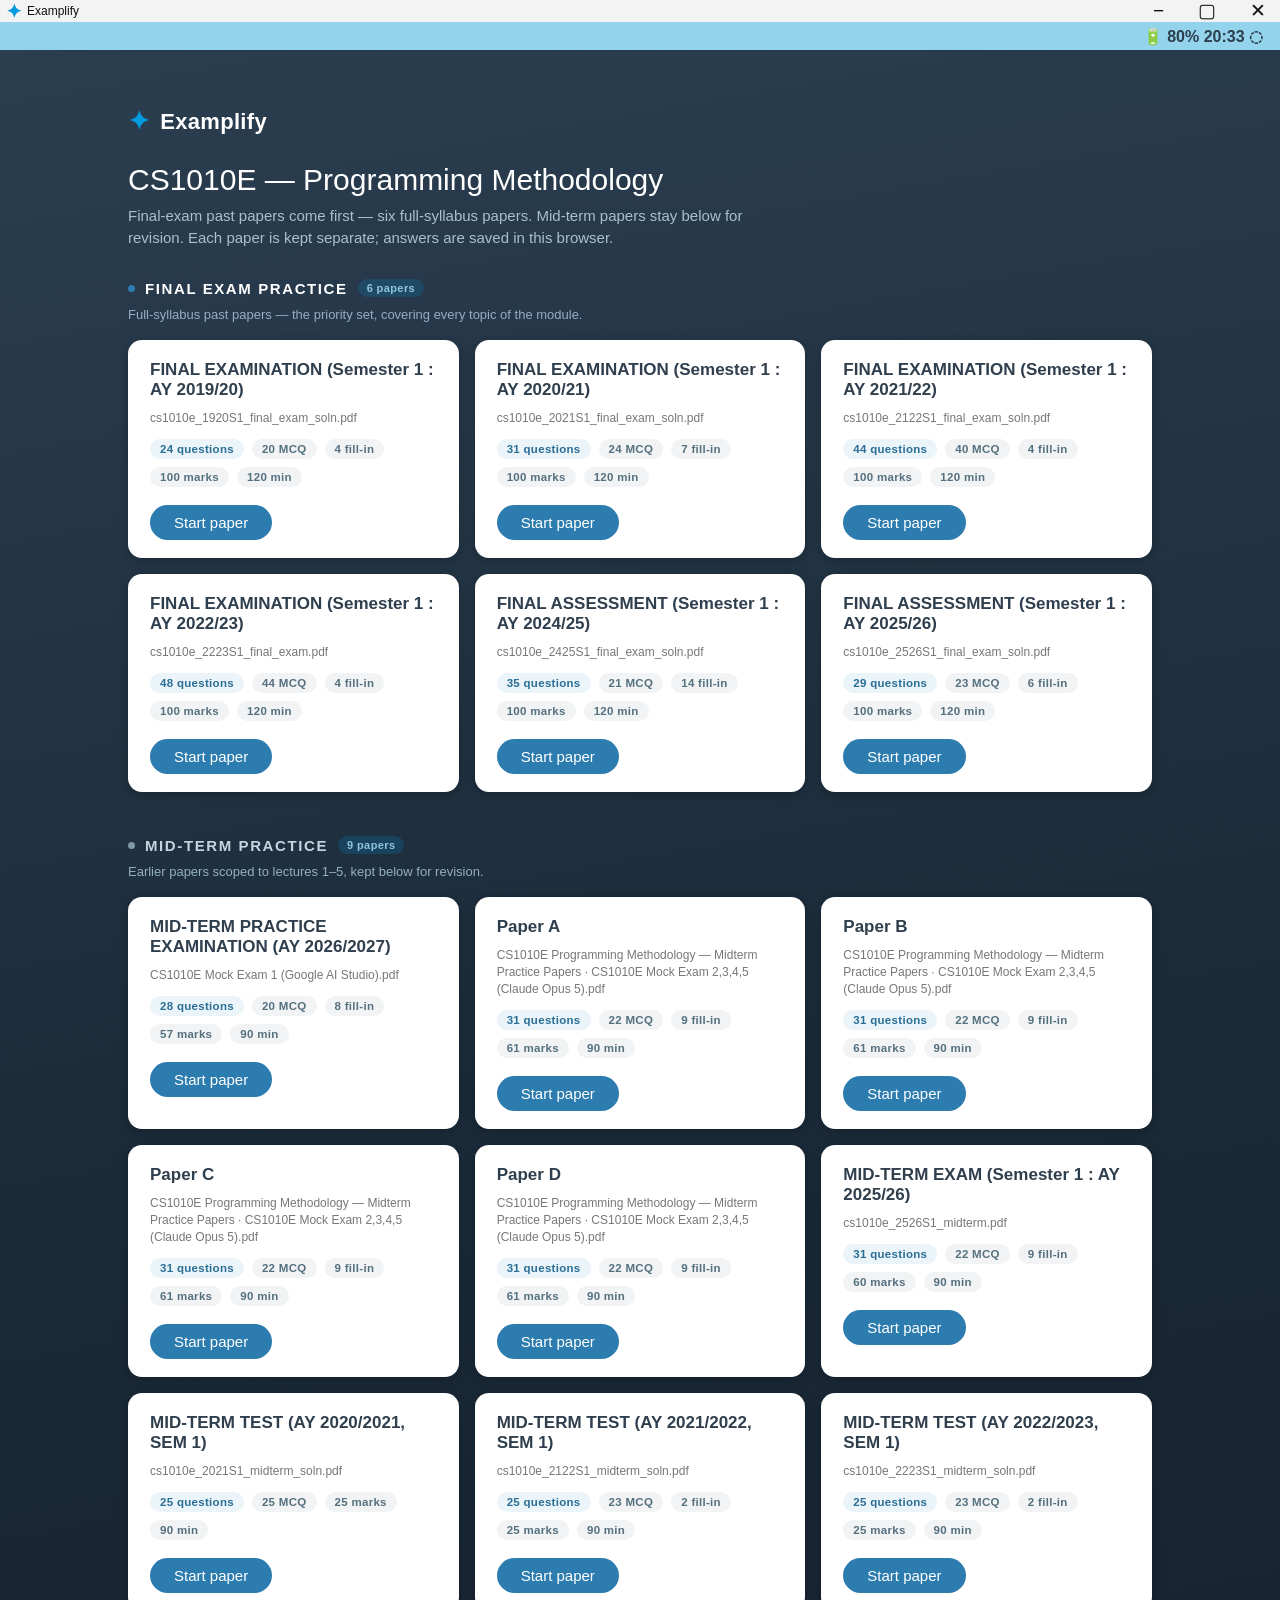
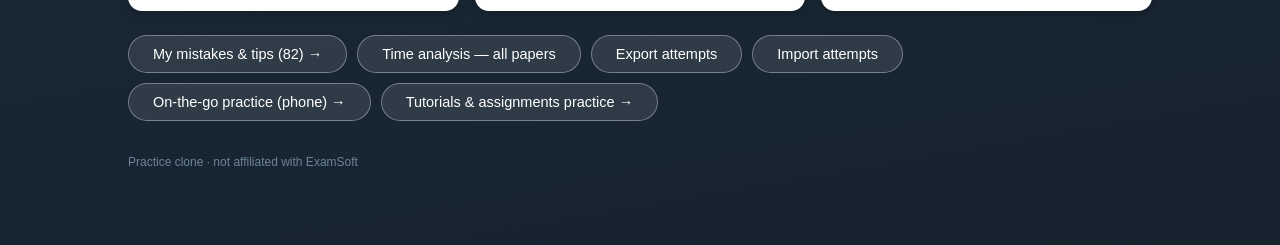
<file: index.html>
<!DOCTYPE html>
<html lang="en">
<head>
<meta charset="utf-8">
<meta name="viewport" content="width=device-width, initial-scale=1">
<title>Examplify — CS1010E practice</title>
<meta http-equiv="refresh" content="0; url=examplify_20to23mids-main/examplify.html">
<link rel="canonical" href="examplify_20to23mids-main/examplify.html">
<style>
  html, body { margin: 0; height: 100%; }
  body { display: grid; place-items: center; font: 16px/1.5 system-ui, sans-serif; background: #101418; color: #e8edf2; }
  a { color: #7fc4ff; }
</style>
</head>
<body>
<p>Opening Examplify… <a href="examplify_20to23mids-main/examplify.html">Continue to the app</a></p>
<script>location.replace('examplify_20to23mids-main/examplify.html');</script>
</body>
</html>
</file>
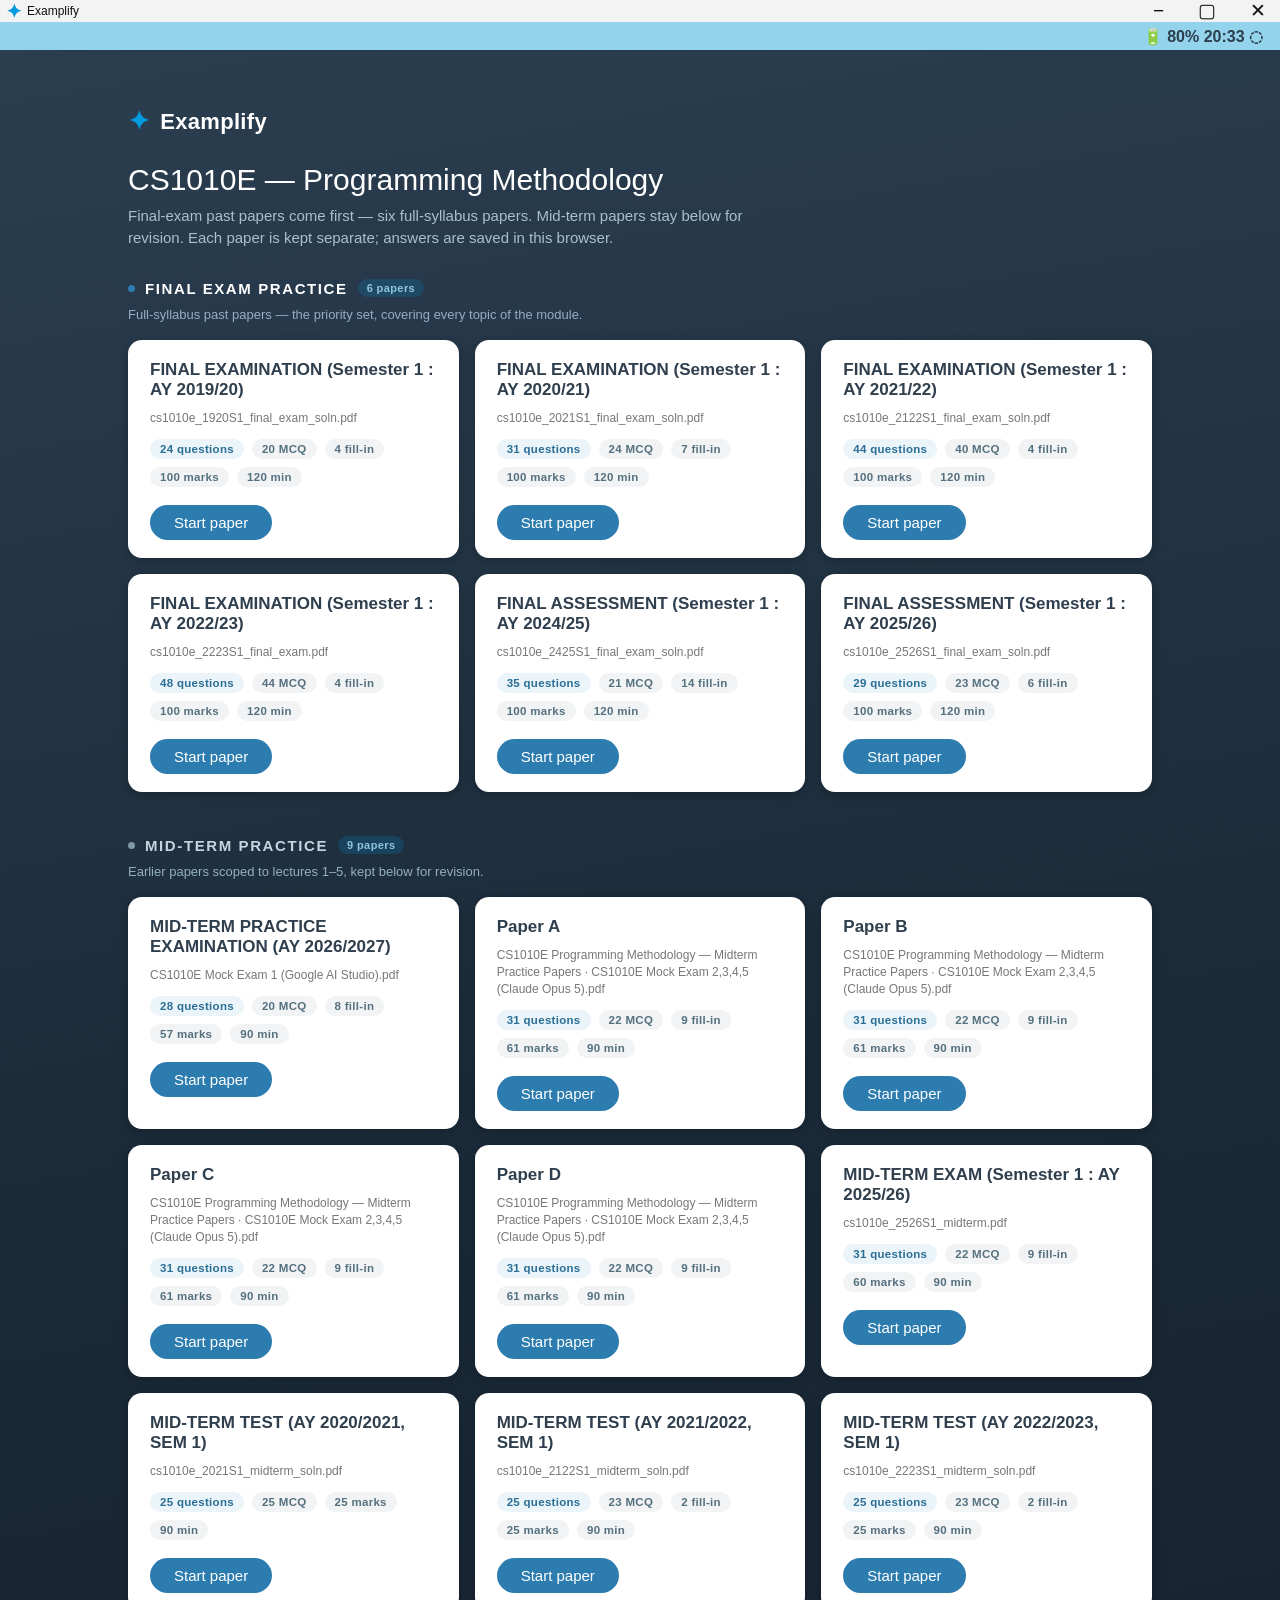
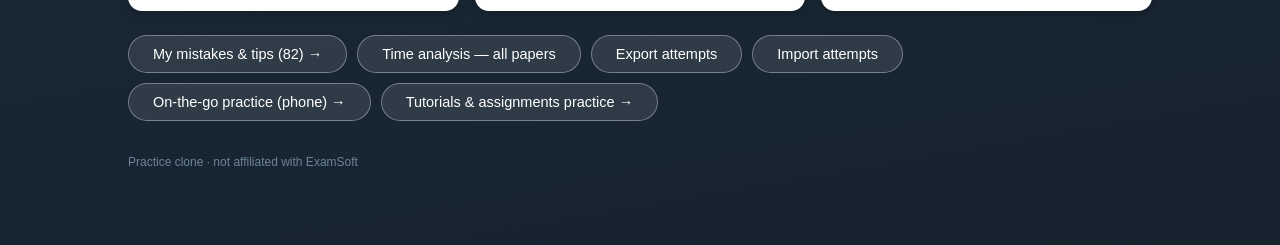
<file: examplify_20to23mids-main/index.html>
<!DOCTYPE html>
<html lang="en">
<head>
<meta charset="utf-8">
<meta name="viewport" content="width=device-width, initial-scale=1">
<title>Examplify</title>
<link rel="stylesheet" href="styles.css">
</head>
<body>

<!-- ============ Title bar ============ -->
<div class="titlebar">
  <div class="titlebar-left">
    <span class="titlebar-mark">&#10022;</span>
    <span class="titlebar-name">Examplify</span>
  </div>
  <div class="titlebar-buttons">
    <span>&#8722;</span><span>&#9634;</span><span>&#10005;</span>
  </div>
</div>

<!-- ============ System status strip ============ -->
<div class="statusbar">
  <span class="statusbar-icons">&#128267; <b id="battery">80%</b> <span id="clock">12:17</span> &#9676;</span>
</div>

<!-- ============ Exam selection screen ============ -->
<section id="screen-picker" class="picker">
  <div class="picker-inner">
    <div class="picker-logo"><span class="picker-mark">&#10022;</span> Examplify</div>
    <h1>CS1010E &mdash; Programming Methodology</h1>
    <p class="picker-sub">Final-exam past papers come first &mdash; six full-syllabus papers. Mid-term papers stay below for revision. Each paper is kept separate; answers are saved in this browser.</p>
    <div id="exam-list" class="exam-list"></div>
    <div class="picker-tools">
      <a class="picker-tool-btn" id="open-mistakes" href="mistakes.html">My mistakes &amp; tips &rarr;</a>
      <button class="picker-tool-btn" id="open-stats" type="button">Time analysis &mdash; all papers</button>
      <button class="picker-tool-btn" id="export-attempts" type="button">Export attempts</button>
      <button class="picker-tool-btn" id="import-attempts" type="button">Import attempts</button>
      <a class="picker-tool-btn" href="practice.html">On-the-go practice (phone) &rarr;</a>
      <a class="picker-tool-btn" href="tutorials.html">Tutorials &amp; assignments practice &rarr;</a>
    </div>
    <p class="picker-note" id="picker-note" hidden></p>
    <input type="file" id="import-file" accept="application/json,.json" hidden>
    <p class="picker-foot">Practice clone &middot; not affiliated with ExamSoft</p>
  </div>
</section>

<!-- ============ Exam runner ============ -->
<section id="screen-exam" class="app" hidden>

  <!-- Header -->
  <header class="app-header">
    <div class="app-brand">
      <span class="app-brand-icon">&#10022;</span>
      <span class="app-brand-text">Examplify</span>
    </div>
    <div class="app-brand-sep"></div>
    <div class="app-title" id="exam-title">&nbsp;</div>
    <div class="app-remaining">
      <span class="app-remaining-label" id="timer-label">TIME REMAINING</span>
      <span class="app-remaining-clock" id="timer">90:00</span>
    </div>
    <div class="app-controls-wrap">
      <div class="app-controls" id="exam-controls">
        <button class="app-controls-btn" id="exam-controls-btn" type="button">
          EXAM CONTROLS <span class="chev">&#65088;</span>
        </button>
        <div class="menu" id="exam-controls-menu" hidden>
          <button type="button" data-action="submit">Submit Exam</button>
          <button type="button" data-action="quit">Exit &amp; Discard</button>
        </div>
      </div>
    </div>
    <button class="app-toolkit" id="toolkit-btn" type="button">
      <span>TOOL KIT</span><span class="toolkit-dots">&#8942;</span>
    </button>
    <div class="menu menu-right" id="toolkit-menu" hidden>
      <button type="button" data-action="calc">Calculator</button>
      <button type="button" data-action="notes">Notes</button>
      <button type="button" data-action="highlights">Highlights</button>
      <button type="button" data-action="legend">Keyboard Shortcuts</button>
    </div>
  </header>

  <!-- Body -->
  <div class="app-body">

    <aside class="rail" id="rail">
      <button class="rail-filter" id="rail-filter" type="button">FILTER &rsaquo;</button>
      <button class="rail-caret" id="rail-up" type="button" title="Scroll up">&#8963;</button>
      <div class="rail-list" id="rail-list"></div>
      <button class="rail-caret" id="rail-down" type="button" title="Scroll down">&#8964;</button>
      <div class="rail-filter-panel" id="rail-filter-panel" hidden>
        <button type="button" data-filter="all">All questions</button>
        <button type="button" data-filter="flagged">Flagged</button>
        <button type="button" data-filter="unanswered">Unanswered</button>
        <button type="button" data-filter="mcq">Multiple choice</button>
        <button type="button" data-filter="fib">Fill in the blank</button>
        <div class="rail-filter-sep"></div>
        <div class="rail-filter-group">Exam scope</div>
        <button type="button" data-filter="outofscope">Out of scope</button>
        <button type="button" class="sub" data-filter="scope-total">Totally out of scope</button>
        <button type="button" class="sub" data-filter="scope-crucial">Crucially out of scope</button>
        <button type="button" class="sub" data-filter="scope-slight">Slightly out of scope</button>
        <button type="button" data-filter="inscope">In scope</button>
      </div>
    </aside>

    <main class="main" id="main">
      <div class="q-head" id="q-head">
        <div class="q-head-left">
          <span class="q-label" id="q-label">Question 1</span>
          <button class="q-label-chev" id="q-jump" type="button" title="Jump to question">&#8964;</button>
          <div class="menu" id="q-jump-menu" hidden></div>
        </div>
        <button class="flag-btn" id="flag-btn" type="button">FLAG QUESTION</button>
        <div class="q-stopwatch" id="q-stopwatch" hidden title="Time spent on this question">
          <span class="q-stopwatch-icon" aria-hidden="true">&#9201;</span>
          <span class="q-stopwatch-time" id="q-stopwatch-time">00:00</span>
        </div>
        <div class="q-more-wrap">
          <button class="q-more" id="q-more" type="button">&#8226;&#8226;&#8226;</button>
          <div class="menu menu-right" id="q-more-menu" hidden>
            <button type="button" data-action="strike">Strike through</button>
            <button type="button" data-action="highlight">Highlight</button>
            <button type="button" data-action="clear">Clear highlights</button>
          </div>
        </div>
      </div>

      <div class="q-scroll" id="q-scroll">
        <div class="q-stem" id="q-stem"></div>
        <div class="q-answers" id="q-answers"></div>
      </div>

      <div class="q-toast" id="q-toast" hidden></div>
    </main>

    <!-- ============ Toolkit Panel (Calculator) ============ -->
    <aside class="toolkit-panel" id="toolkit-panel" hidden>
      <div class="toolkit-tabs">
        <button class="toolkit-tab" data-tab="tools" type="button">TOOLS</button>
        <button class="toolkit-tab active" data-tab="calculators" type="button">CALCULATORS</button>
      </div>

      <div class="toolkit-content" id="toolkit-content">
        <!-- Calculator Mode Toggle -->
        <div class="calc-mode-toggle">
          <button class="calc-mode-btn active" id="calc-mode-keyboard" data-mode="keyboard" type="button">Keyboard Friendly</button>
          <button class="calc-mode-btn" id="calc-mode-classic" data-mode="classic" type="button">Classic</button>
        </div>

        <!-- ===== Keyboard Friendly Calculator ===== -->
        <div class="calc-keyboard" id="calc-keyboard">
          <div class="calc-kb-display-wrap">
            <div class="calc-kb-history" id="calc-kb-history"></div>
            <div class="calc-kb-input-box">
              <input class="calc-kb-input" id="calc-kb-input" type="text" autocomplete="off" spellcheck="false" placeholder="">
            </div>
          </div>
          <div class="calc-kb-controls">
            <button class="calc-ctrl-btn" id="calc-kb-undo" type="button" title="Undo">
              <svg width="18" height="18" viewBox="0 0 24 24" fill="none" stroke="currentColor" stroke-width="2" stroke-linecap="round" stroke-linejoin="round"><path d="M9 14 4 9l5-5"/><path d="M4 9h10.5a5.5 5.5 0 0 1 5.5 5.5v0a5.5 5.5 0 0 1-5.5 5.5H11"/></svg>
            </button>
            <button class="calc-ctrl-btn" id="calc-kb-redo" type="button" title="Redo">
              <svg width="18" height="18" viewBox="0 0 24 24" fill="none" stroke="currentColor" stroke-width="2" stroke-linecap="round" stroke-linejoin="round"><path d="m15 14 5-5-5-5"/><path d="M20 9H9.5A5.5 5.5 0 0 0 4 14.5v0A5.5 5.5 0 0 0 9.5 20H13"/></svg>
            </button>
            <span class="calc-ctrl-spacer"></span>
            <button class="calc-ctrl-btn calc-ctrl-text" id="calc-kb-clear" type="button">clear all</button>
            <button class="calc-ctrl-btn" id="calc-kb-backspace" type="button" title="Backspace">
              <svg width="20" height="18" viewBox="0 0 24 24" fill="none" stroke="currentColor" stroke-width="2" stroke-linecap="round" stroke-linejoin="round"><path d="M21 4H8l-7 8 7 8h13a2 2 0 0 0 2-2V6a2 2 0 0 0-2-2z"/><line x1="18" y1="9" x2="12" y2="15"/><line x1="12" y1="9" x2="18" y2="15"/></svg>
            </button>
          </div>
          <div class="calc-kb-grid">
            <button class="calc-btn func" data-val="(">(</button>
            <button class="calc-btn func" data-val=")">)</button>
            <button class="calc-btn func" data-val="√">√</button>
            <button class="calc-btn func" data-val="^"><i>a</i><sup><i>b</i></sup></button>
            <button class="calc-btn op" data-val="÷">÷</button>

            <button class="calc-btn num" data-val="7">7</button>
            <button class="calc-btn num" data-val="8">8</button>
            <button class="calc-btn num" data-val="9">9</button>
            <button class="calc-btn op span2" data-val="×">×</button>

            <button class="calc-btn num" data-val="4">4</button>
            <button class="calc-btn num" data-val="5">5</button>
            <button class="calc-btn num" data-val="6">6</button>
            <button class="calc-btn op span2" data-val="−">−</button>

            <button class="calc-btn num" data-val="1">1</button>
            <button class="calc-btn num" data-val="2">2</button>
            <button class="calc-btn num" data-val="3">3</button>
            <button class="calc-btn op span2" data-val="+">+</button>

            <button class="calc-btn num" data-val="0">0</button>
            <button class="calc-btn num" data-val=".">.</button>
            <button class="calc-btn func" data-val="ans">ans</button>
            <button class="calc-btn enter span2" id="calc-kb-enter" type="button">
              <svg width="20" height="16" viewBox="0 0 24 24" fill="none" stroke="currentColor" stroke-width="2.5" stroke-linecap="round" stroke-linejoin="round"><polyline points="9 10 4 15 9 20"/><path d="M20 4v7a4 4 0 0 1-4 4H4"/></svg>
            </button>
          </div>
        </div>

        <!-- ===== Classic (Scientific) Calculator ===== -->
        <div class="calc-classic" id="calc-classic" hidden>
          <div class="calc-cl-display">
            <div class="calc-cl-top">
              <span class="calc-cl-deg" id="calc-cl-deg">DEG</span>
              <span class="calc-cl-ans-label">Ans=</span>
              <span class="calc-cl-ans-val" id="calc-cl-ans">0</span>
            </div>
            <input class="calc-cl-input" id="calc-cl-input" type="text" autocomplete="off" spellcheck="false" value="0" placeholder="0">
          </div>
          <div class="calc-cl-grid">
            <button class="calc-btn cl-func cl-rad" id="calc-cl-rad" type="button">Radian</button>
            <button class="calc-btn cl-func cl-inv" id="calc-cl-inv" type="button">INV</button>
            <button class="calc-btn cl-func cl-ac" id="calc-cl-ac" type="button">AC</button>

            <button class="calc-btn cl-btn" data-val="sin">sin</button>
            <button class="calc-btn cl-btn" data-val="cos">cos</button>
            <button class="calc-btn cl-btn" data-val="tan">tan</button>
            <button class="calc-btn cl-btn" data-val="π">π</button>
            <button class="calc-btn cl-btn" data-val="n!">n!</button>

            <button class="calc-btn cl-btn" data-val="log">log</button>
            <button class="calc-btn cl-btn" data-val="ln">ln</button>
            <button class="calc-btn cl-btn" data-val="√">√</button>
            <button class="calc-btn cl-btn" data-val="1/x">1/x</button>
            <button class="calc-btn cl-btn" data-val="x^y"><i>x</i><sup><i>y</i></sup></button>

            <button class="calc-btn cl-btn" data-val="7">7</button>
            <button class="calc-btn cl-btn" data-val="8">8</button>
            <button class="calc-btn cl-btn" data-val="9">9</button>
            <button class="calc-btn cl-btn" data-val="(">(</button>
            <button class="calc-btn cl-btn" data-val=")">)</button>

            <button class="calc-btn cl-btn" data-val="4">4</button>
            <button class="calc-btn cl-btn" data-val="5">5</button>
            <button class="calc-btn cl-btn" data-val="6">6</button>
            <button class="calc-btn cl-btn" data-val="×">×</button>
            <button class="calc-btn cl-btn" data-val="÷">÷</button>

            <button class="calc-btn cl-btn" data-val="1">1</button>
            <button class="calc-btn cl-btn" data-val="2">2</button>
            <button class="calc-btn cl-btn" data-val="3">3</button>
            <button class="calc-btn cl-btn" data-val="+">+</button>
            <button class="calc-btn cl-btn" data-val="−">−</button>

            <button class="calc-btn cl-btn" data-val="0">0</button>
            <button class="calc-btn cl-btn" data-val=".">.</button>
            <button class="calc-btn cl-btn" data-val="EE">EE</button>
            <button class="calc-btn cl-btn" id="calc-cl-del" type="button">Del</button>
            <button class="calc-btn cl-btn" id="calc-cl-eq" type="button">=</button>
          </div>
        </div>
      </div>

      <div class="toolkit-close">
        <a href="#" id="toolkit-close-link">Close Toolkit</a>
      </div>
    </aside>
  </div>

  <!-- Footer -->
  <footer class="app-footer">
    <div class="footer-progress">
      <span id="footer-progress">1 OF 2 QUESTIONS</span>
      <span class="footer-version">EXAMPLIFY VERSION 3W.12.0</span>
    </div>
    <div class="footer-nav">
      <button class="btn-outline" id="prev-btn" type="button">Previous</button>
      <button class="btn-solid" id="next-btn" type="button">Next</button>
    </div>
  </footer>
</section>

<!-- ============ Review / results ============ -->
<section id="screen-review" class="review" hidden>
  <header class="review-header">
    <div class="app-brand">
      <span class="app-brand-icon">&#10022;</span>
      <span class="app-brand-text">Examplify</span>
    </div>
    <div class="app-brand-sep"></div>
    <div class="app-title" id="review-title">&nbsp;</div>
    <div class="review-header-actions">
      <button class="btn-outline light" id="review-alltime" type="button">Compare all papers</button>
      <button class="btn-outline light" id="review-continue" type="button">Continue this paper</button>
      <button class="btn-outline light" id="review-retake" type="button">Retake paper</button>
      <button class="btn-outline light" id="review-back" type="button">Back to exams</button>
    </div>
  </header>

  <div class="review-body">
    <div class="review-summary">
      <div class="score-ring" id="score-ring">
        <span class="score-pct" id="score-pct">&mdash;</span>
        <span class="score-cap">score</span>
      </div>
      <div class="review-stats" id="review-stats"></div>
    </div>
    <div class="time-panel" id="review-time"></div>
    <div class="review-breakdown" id="review-breakdown"></div>
  </div>
</section>

<!-- ============ Cross-paper time analysis ============ -->
<section id="screen-stats" class="review stats" hidden>
  <header class="review-header">
    <div class="app-brand">
      <span class="app-brand-icon">&#10022;</span>
      <span class="app-brand-text">Examplify</span>
    </div>
    <div class="app-brand-sep"></div>
    <div class="app-title" id="stats-title">Time analysis</div>
    <div class="review-header-actions">
      <button class="btn-outline light" id="stats-back" type="button">Back to exams</button>
    </div>
  </header>
  <div class="review-body">
    <div id="stats-root"></div>
  </div>
</section>

<!-- ============ Modal ============ -->
<div class="modal-backdrop" id="modal" hidden>
  <div class="modal">
    <h2 id="modal-title">Submit exam?</h2>
    <div class="modal-body" id="modal-body"></div>
    <div class="modal-actions" id="modal-actions"></div>
  </div>
</div>

<script src="data/registry.js"></script>
<script src="data/exam-final-1920.js"></script>
<script src="data/exam-final-2021.js"></script>
<script src="data/exam-final-2122.js"></script>
<script src="data/exam-final-2223.js"></script>
<script src="data/exam-final-2425.js"></script>
<script src="data/exam-final-2526.js"></script>
<script src="data/exam-mock1.js"></script>
<script src="data/exam-paper-a.js"></script>
<script src="data/exam-paper-b.js"></script>
<script src="data/exam-paper-c.js"></script>
<script src="data/exam-paper-d.js"></script>
<script src="data/exam-midterm.js"></script>
<script src="data/exam-2021.js"></script>
<script src="data/exam-2122.js"></script>
<script src="data/exam-2223.js"></script>
<script src="data/mistakes.js"></script>
<script src="app.js"></script>
</body>
</html>
</file>
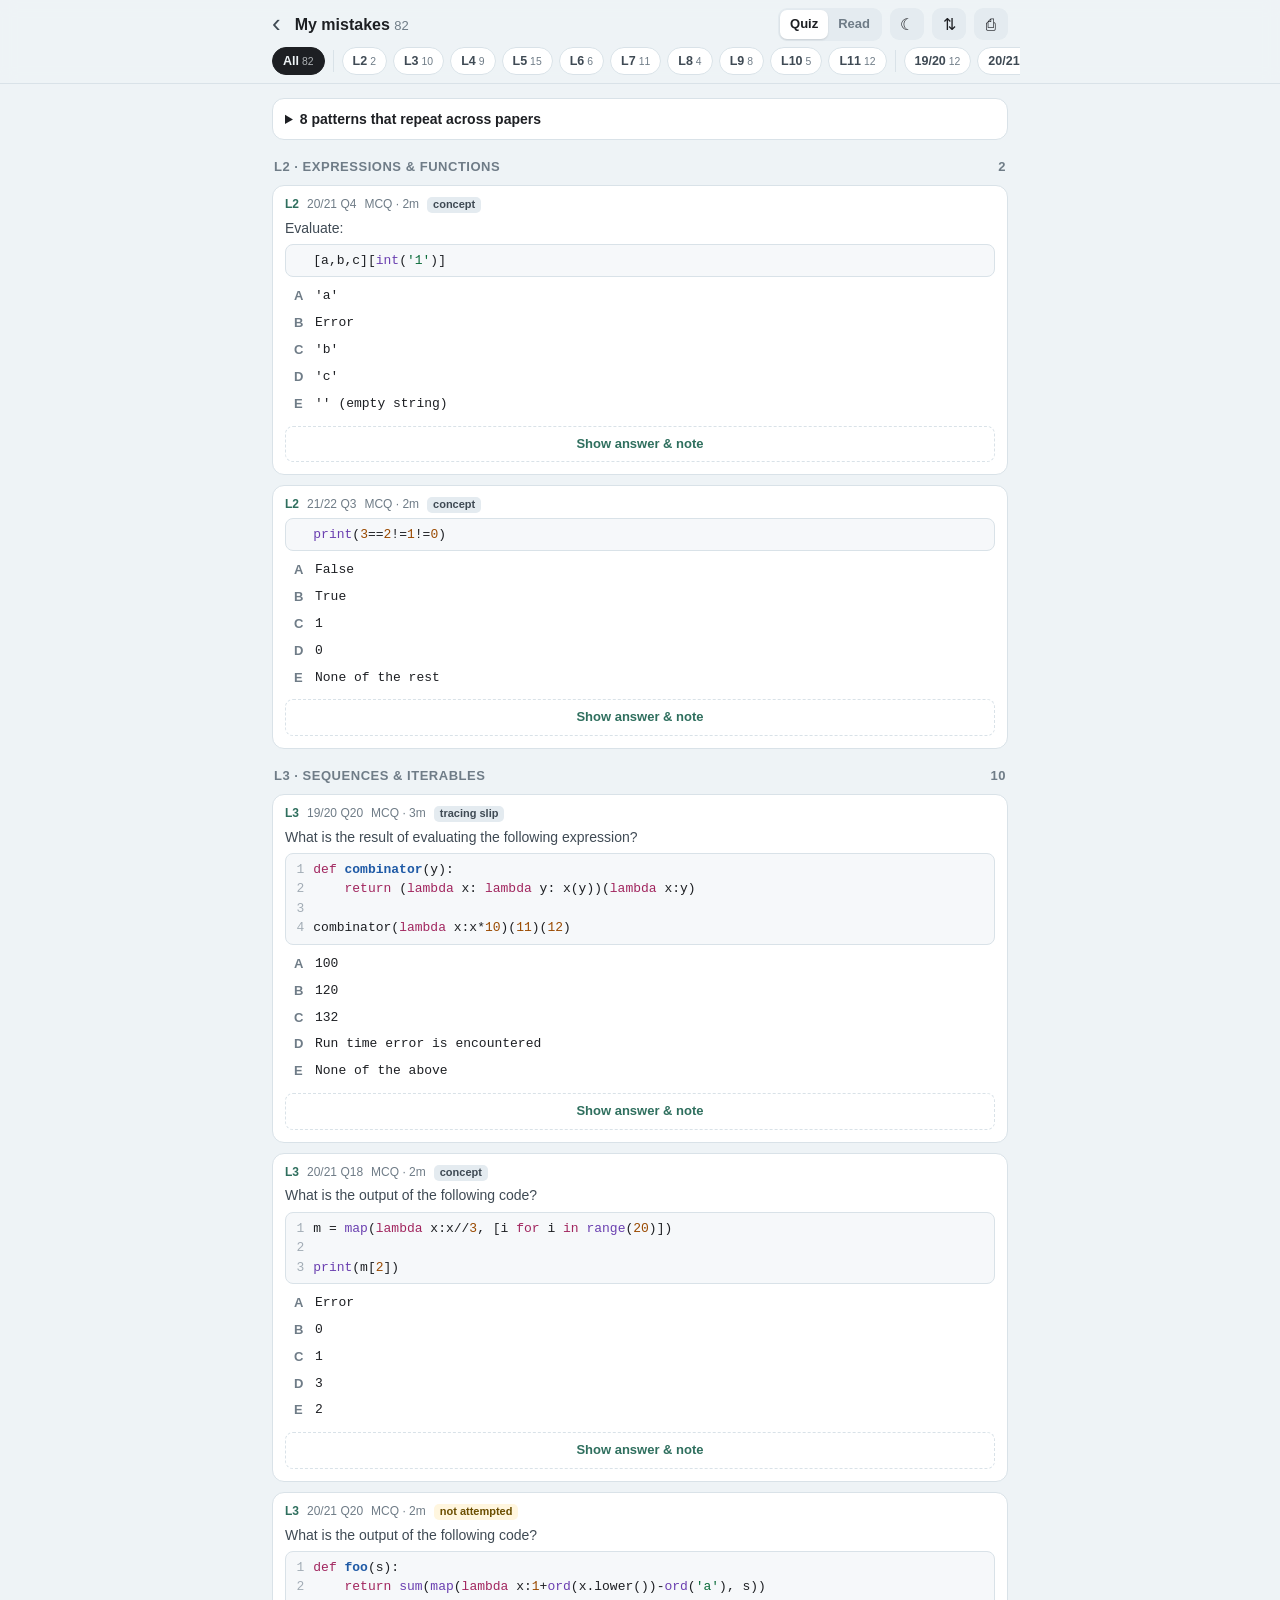
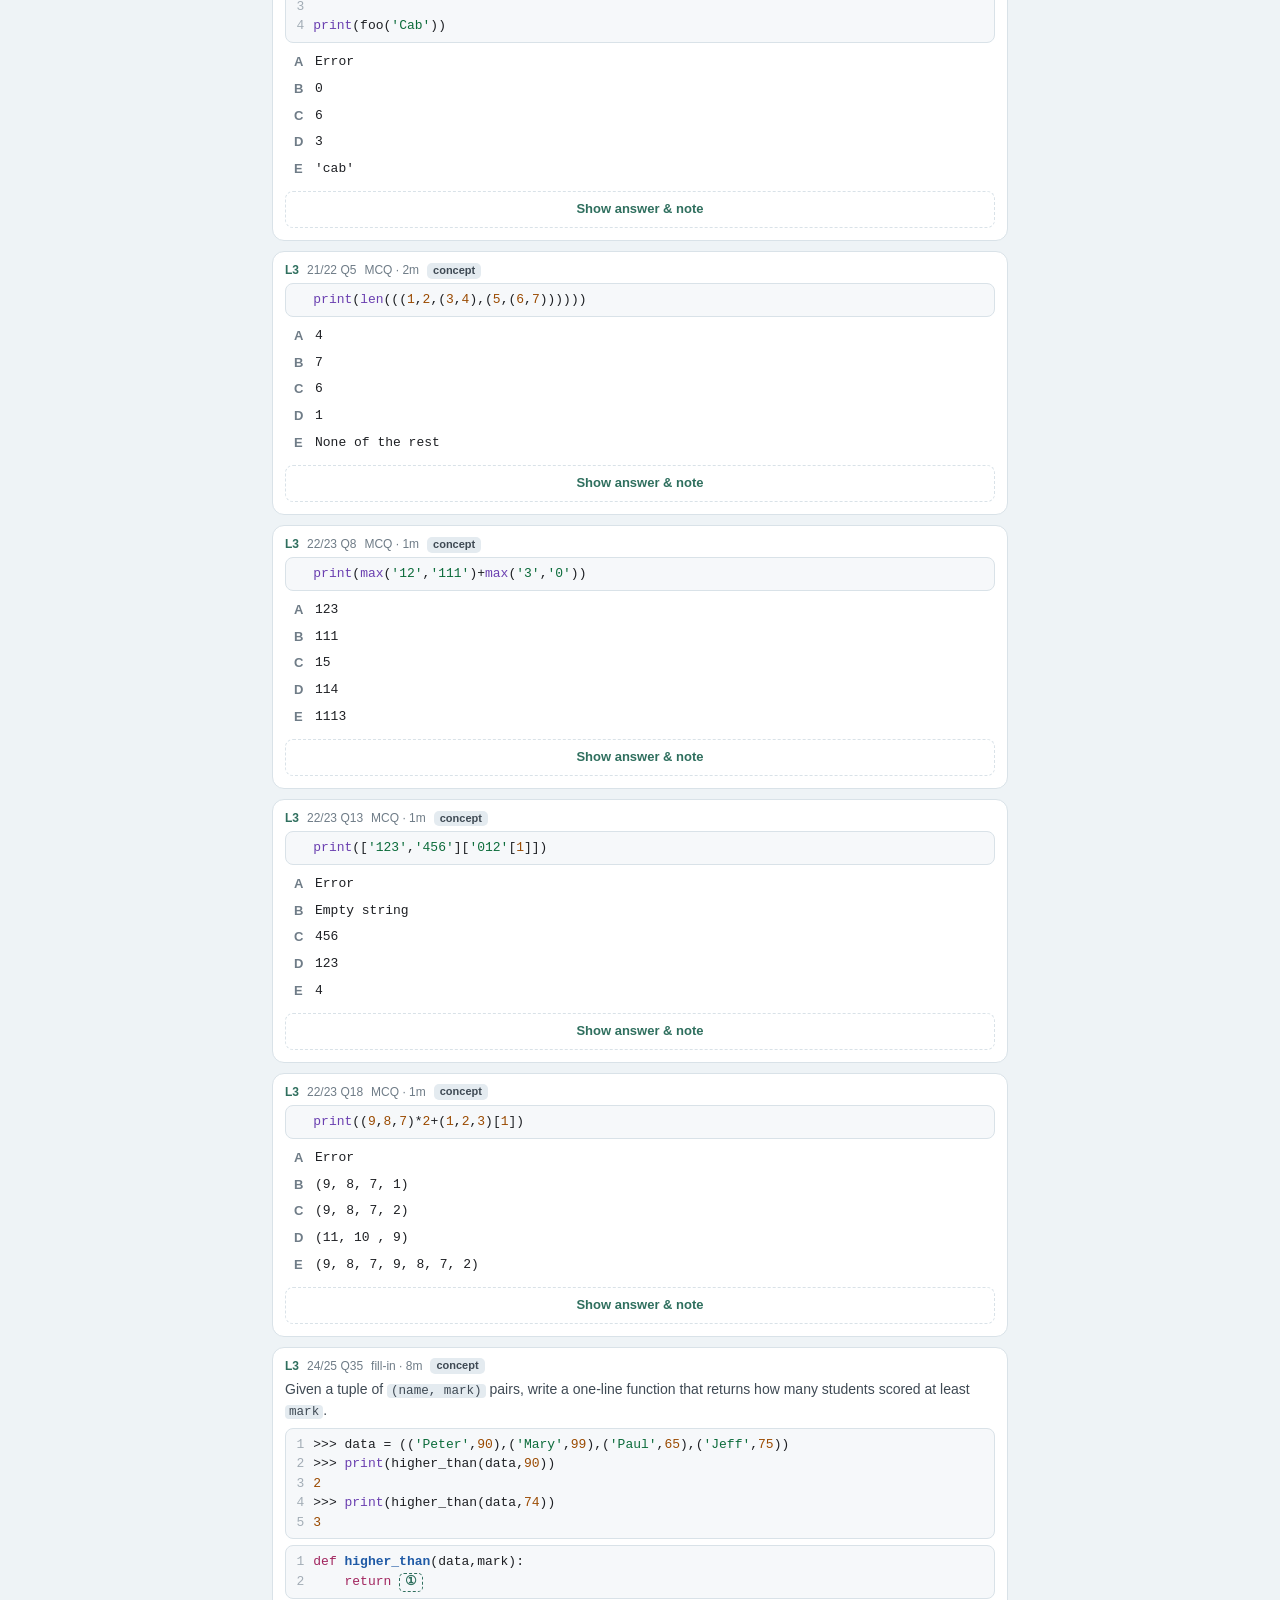
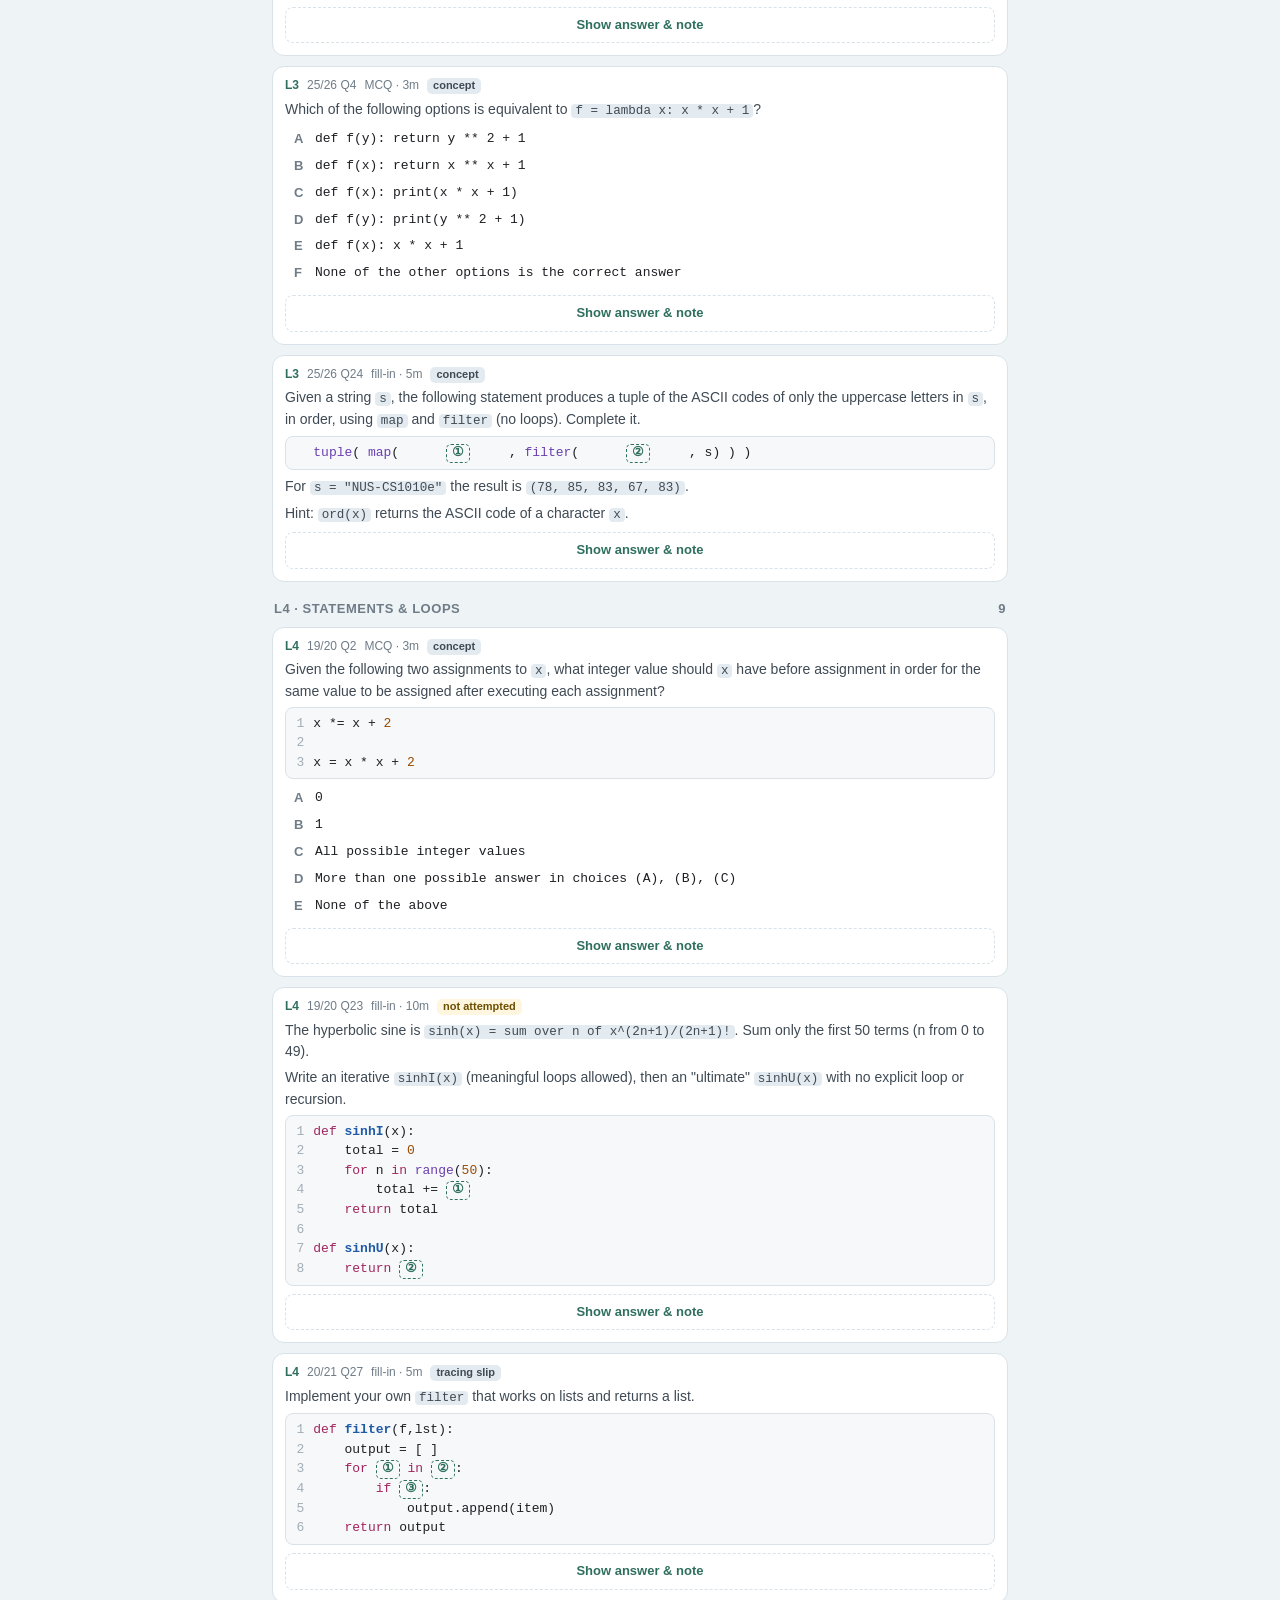
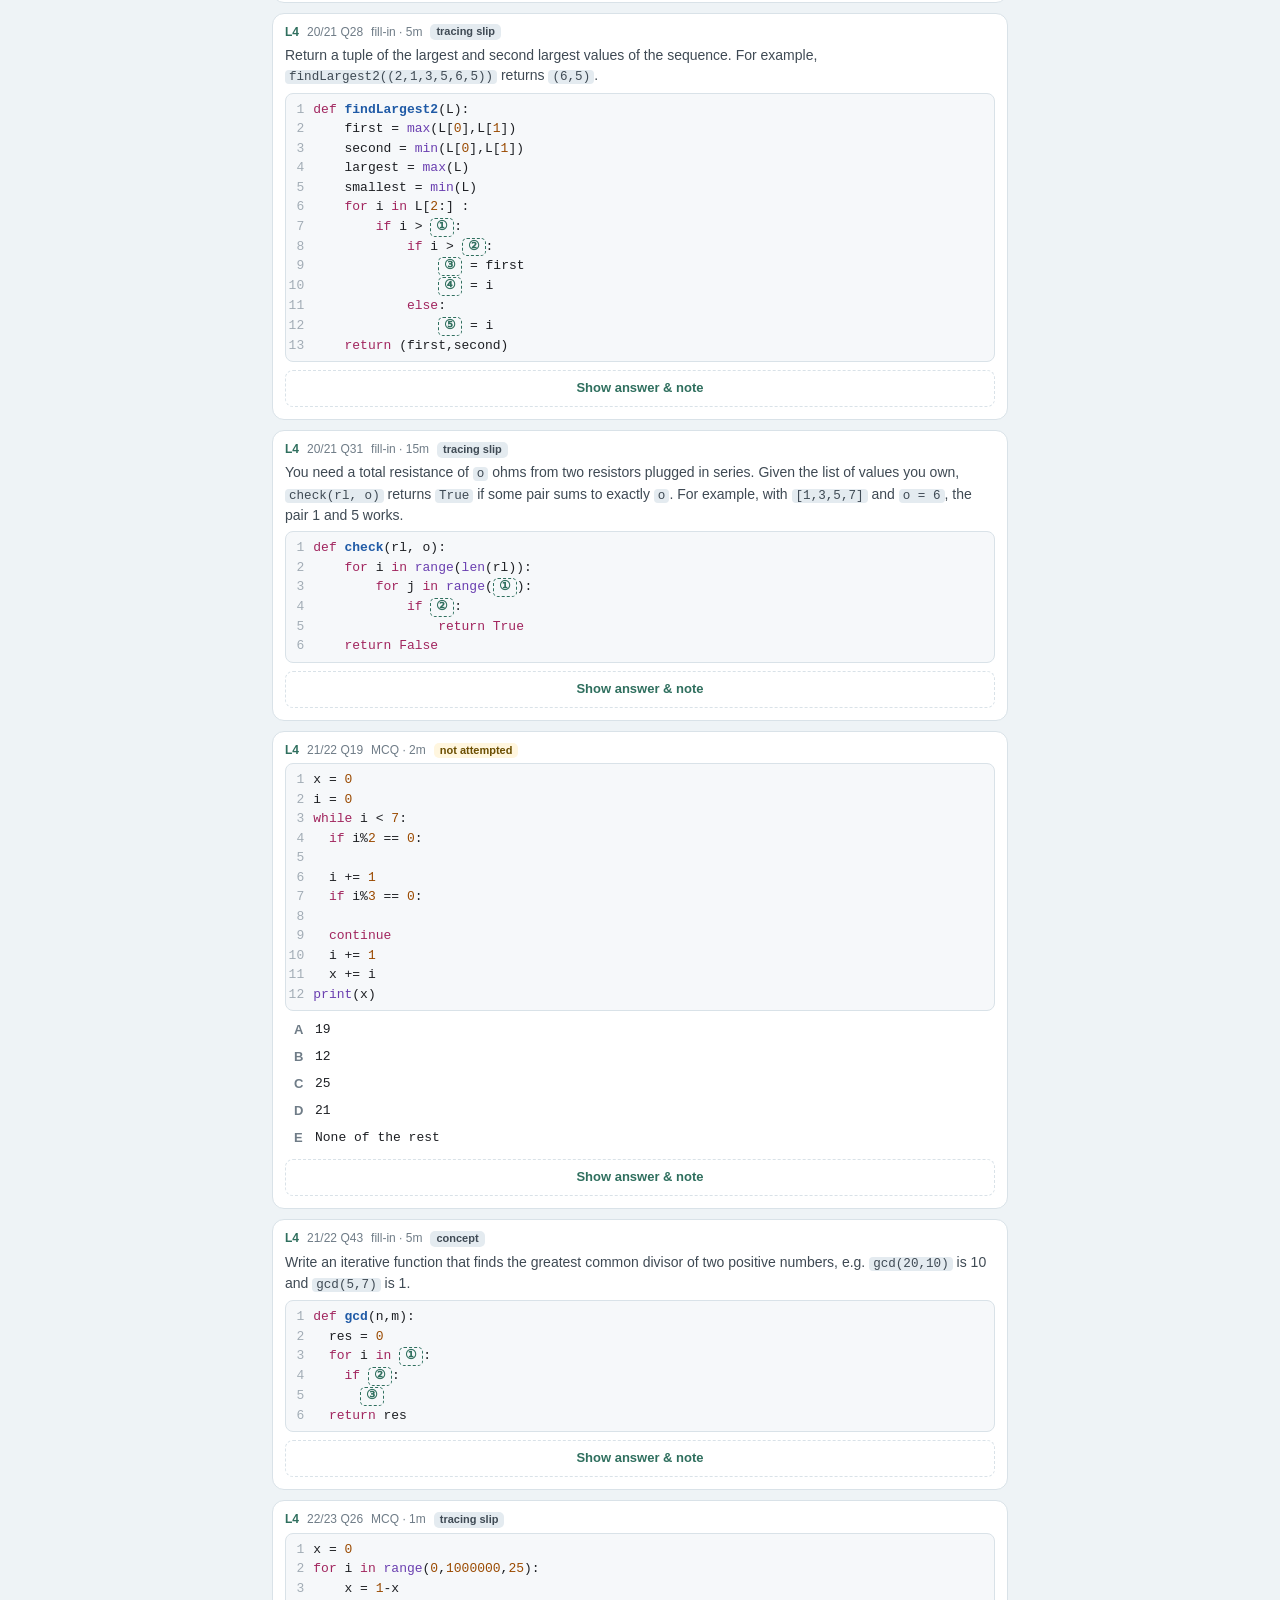
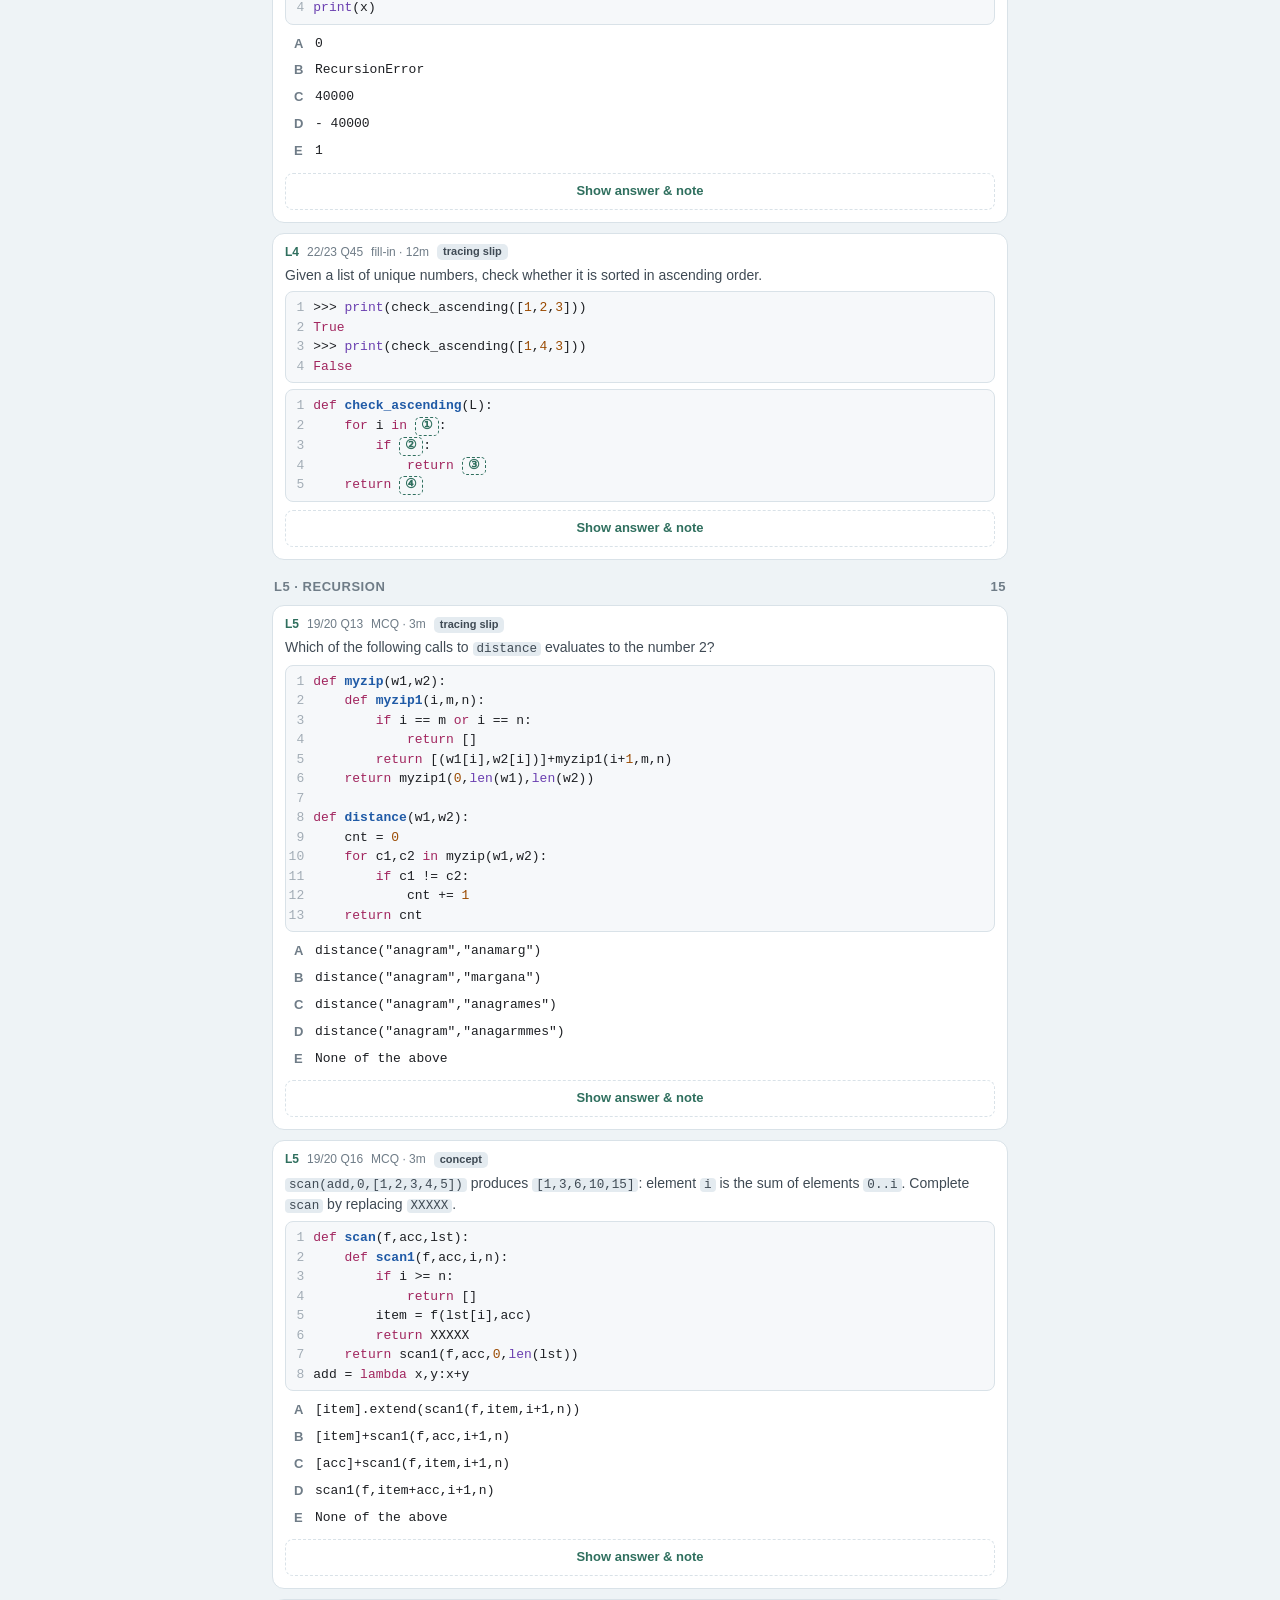
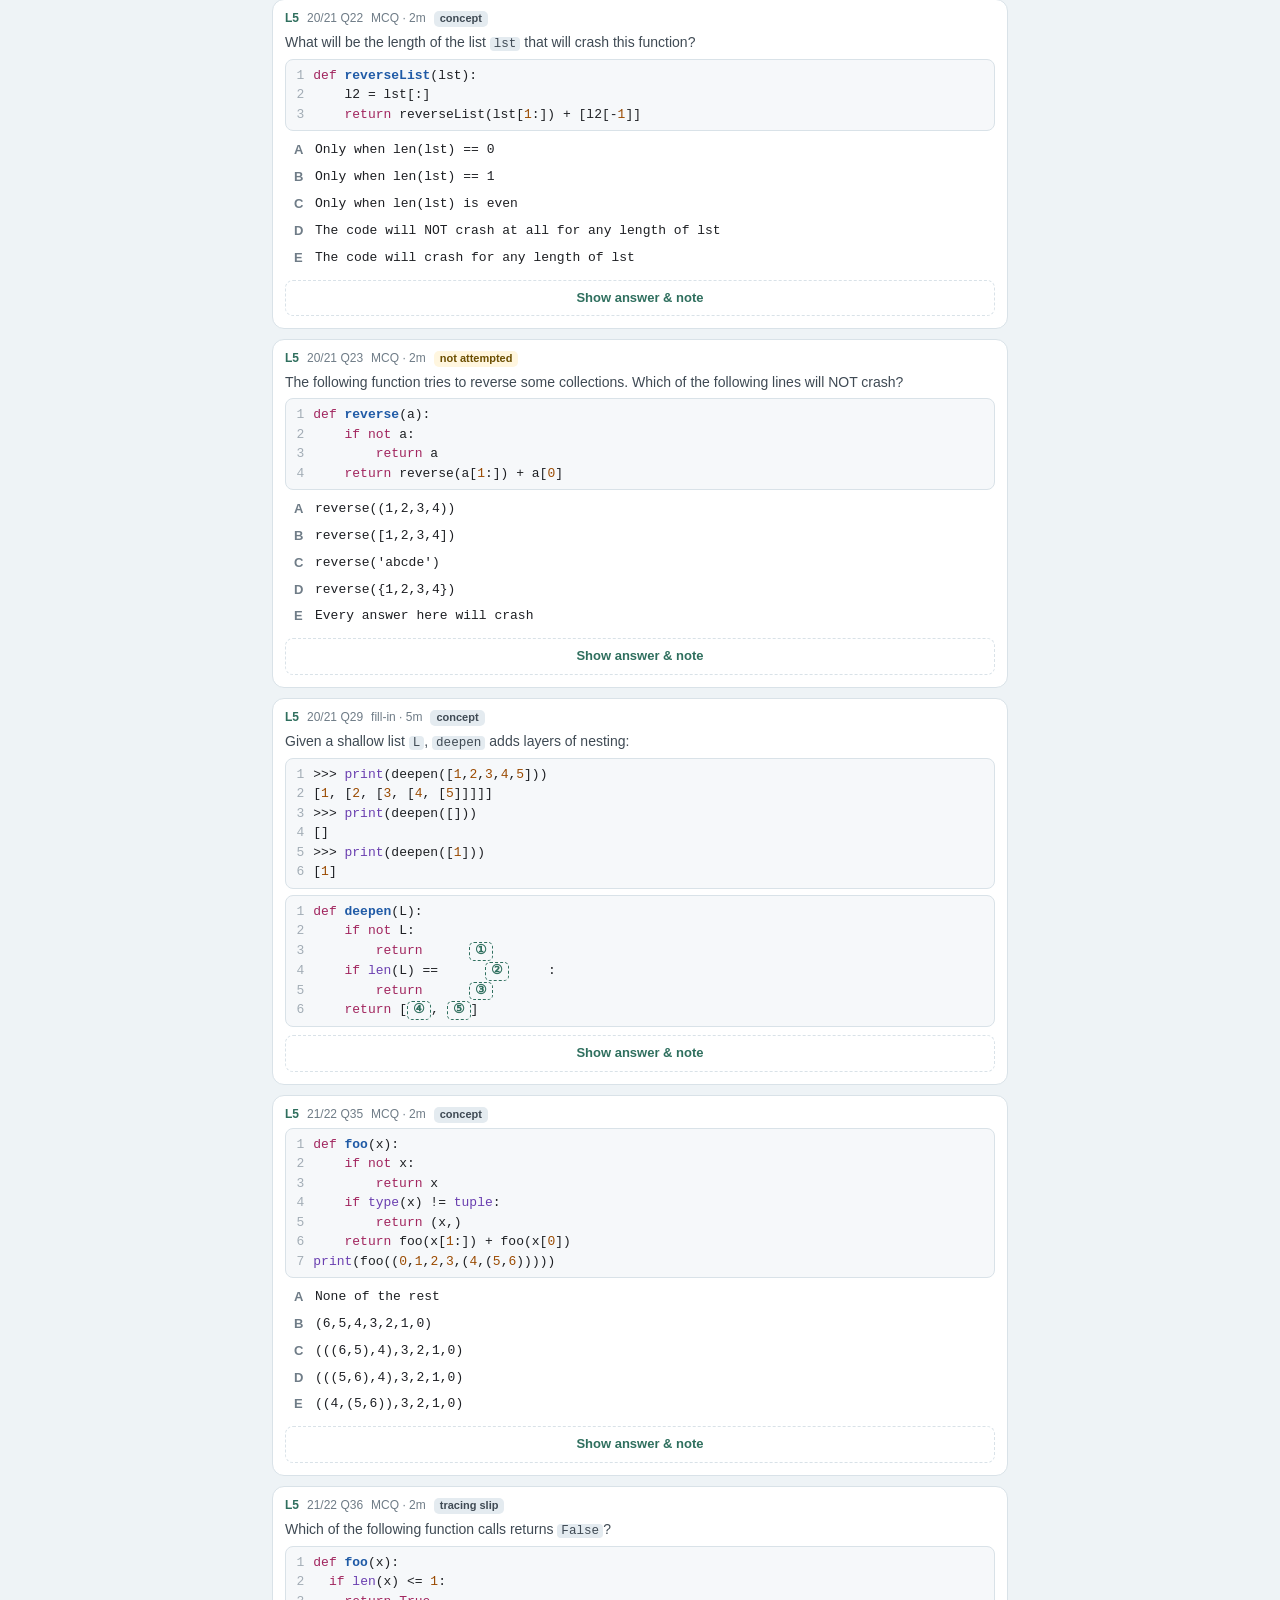
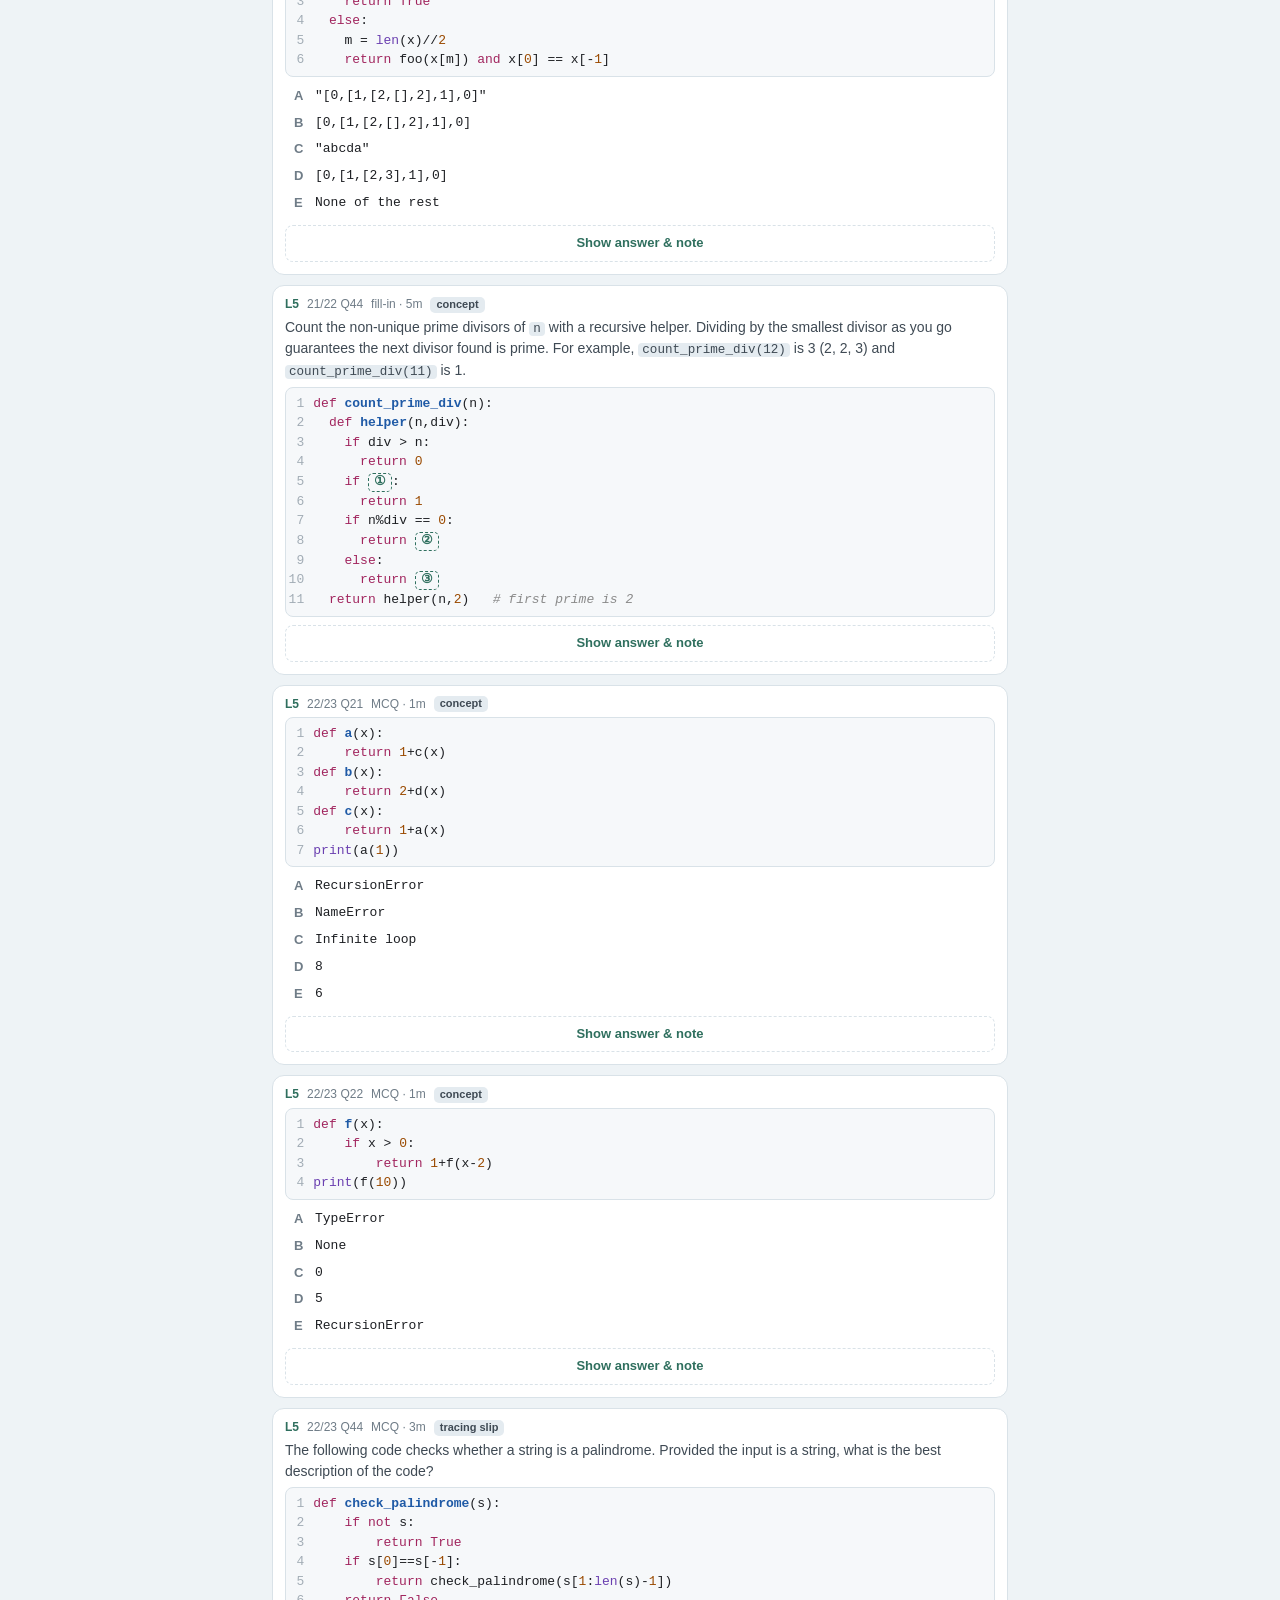
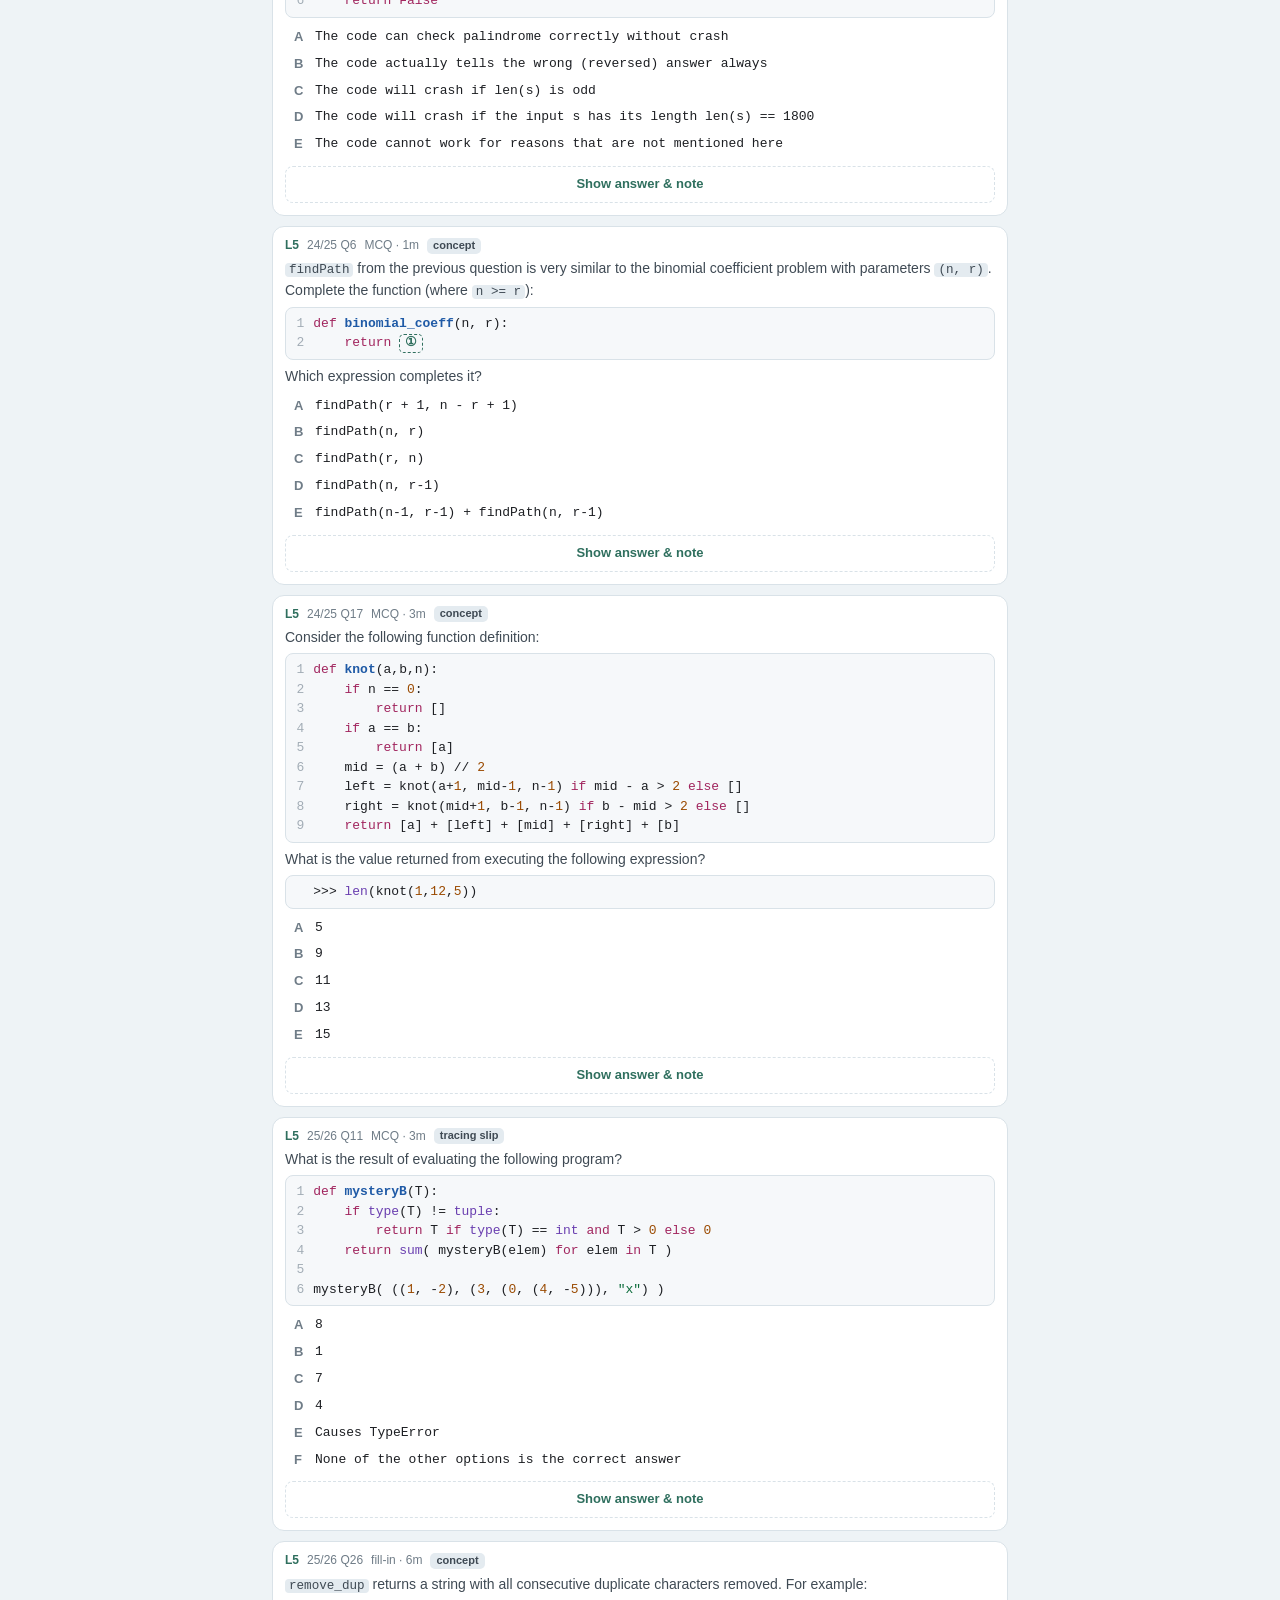
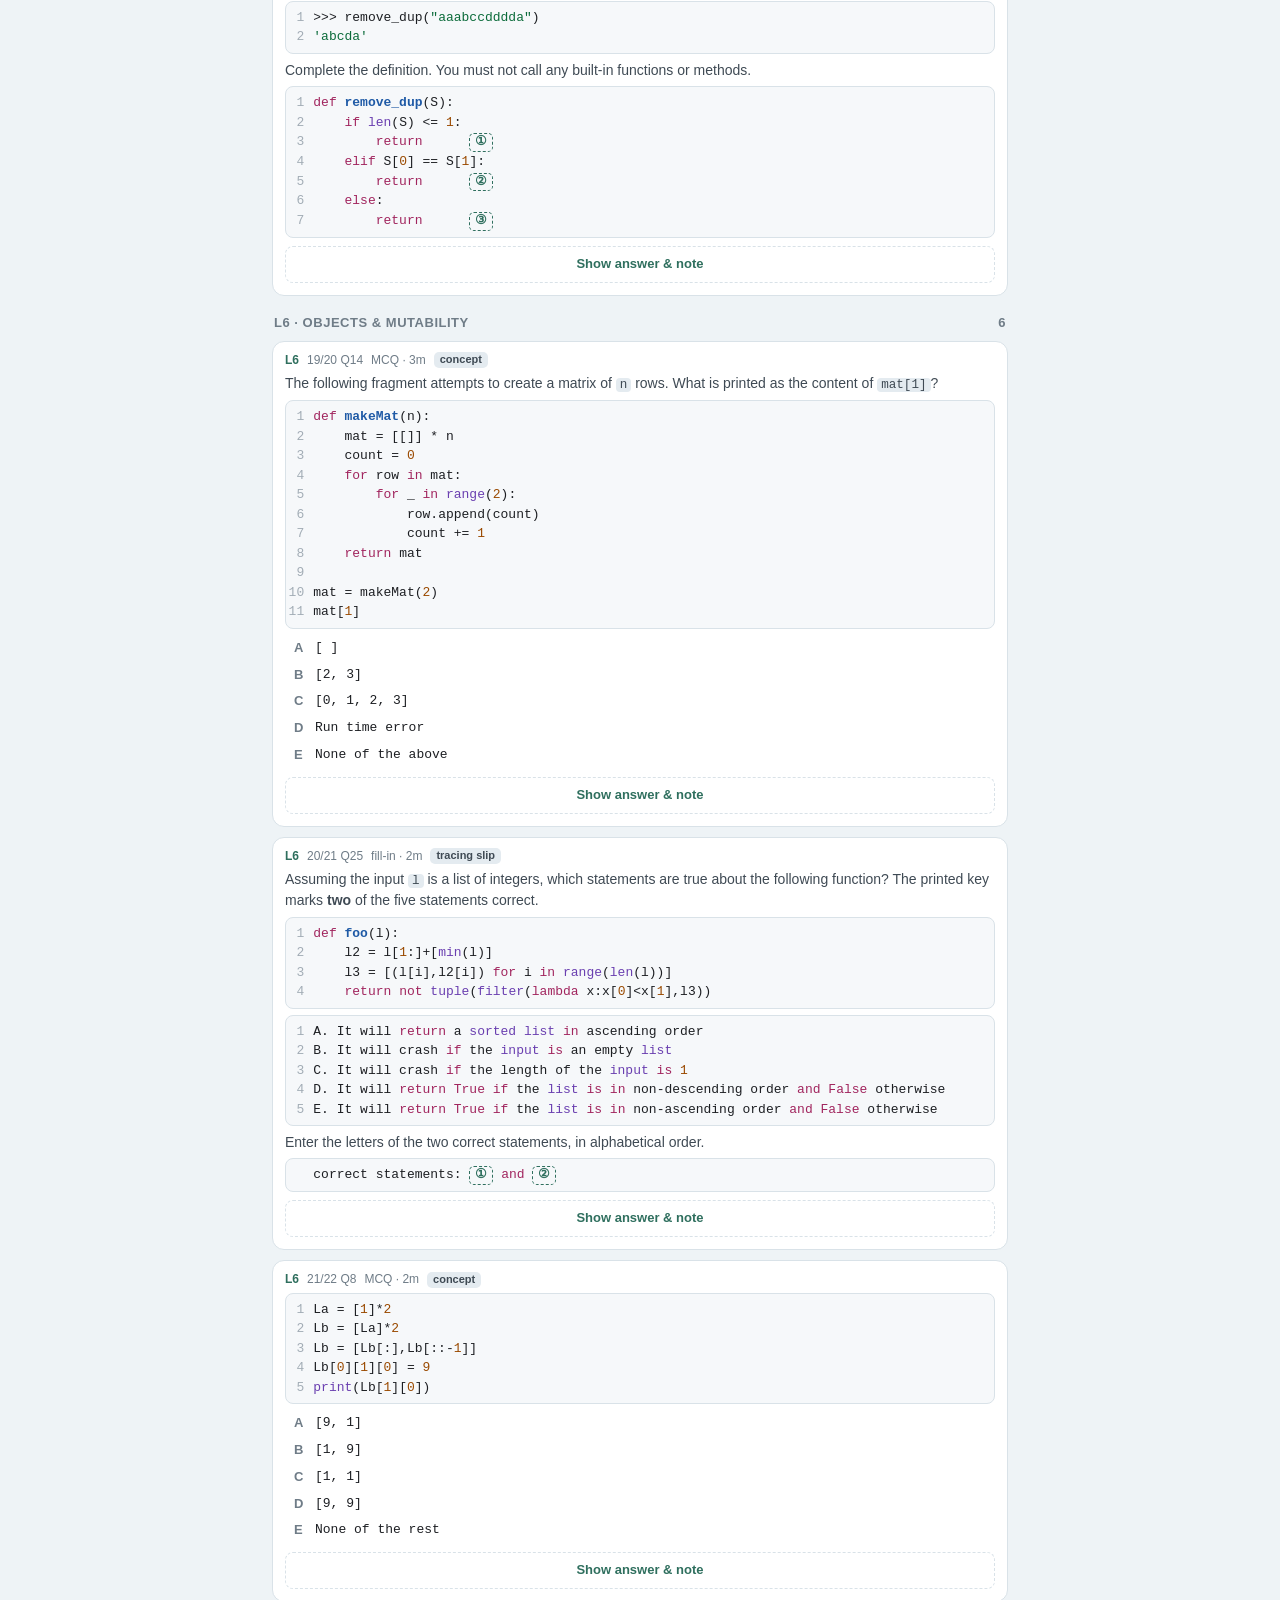
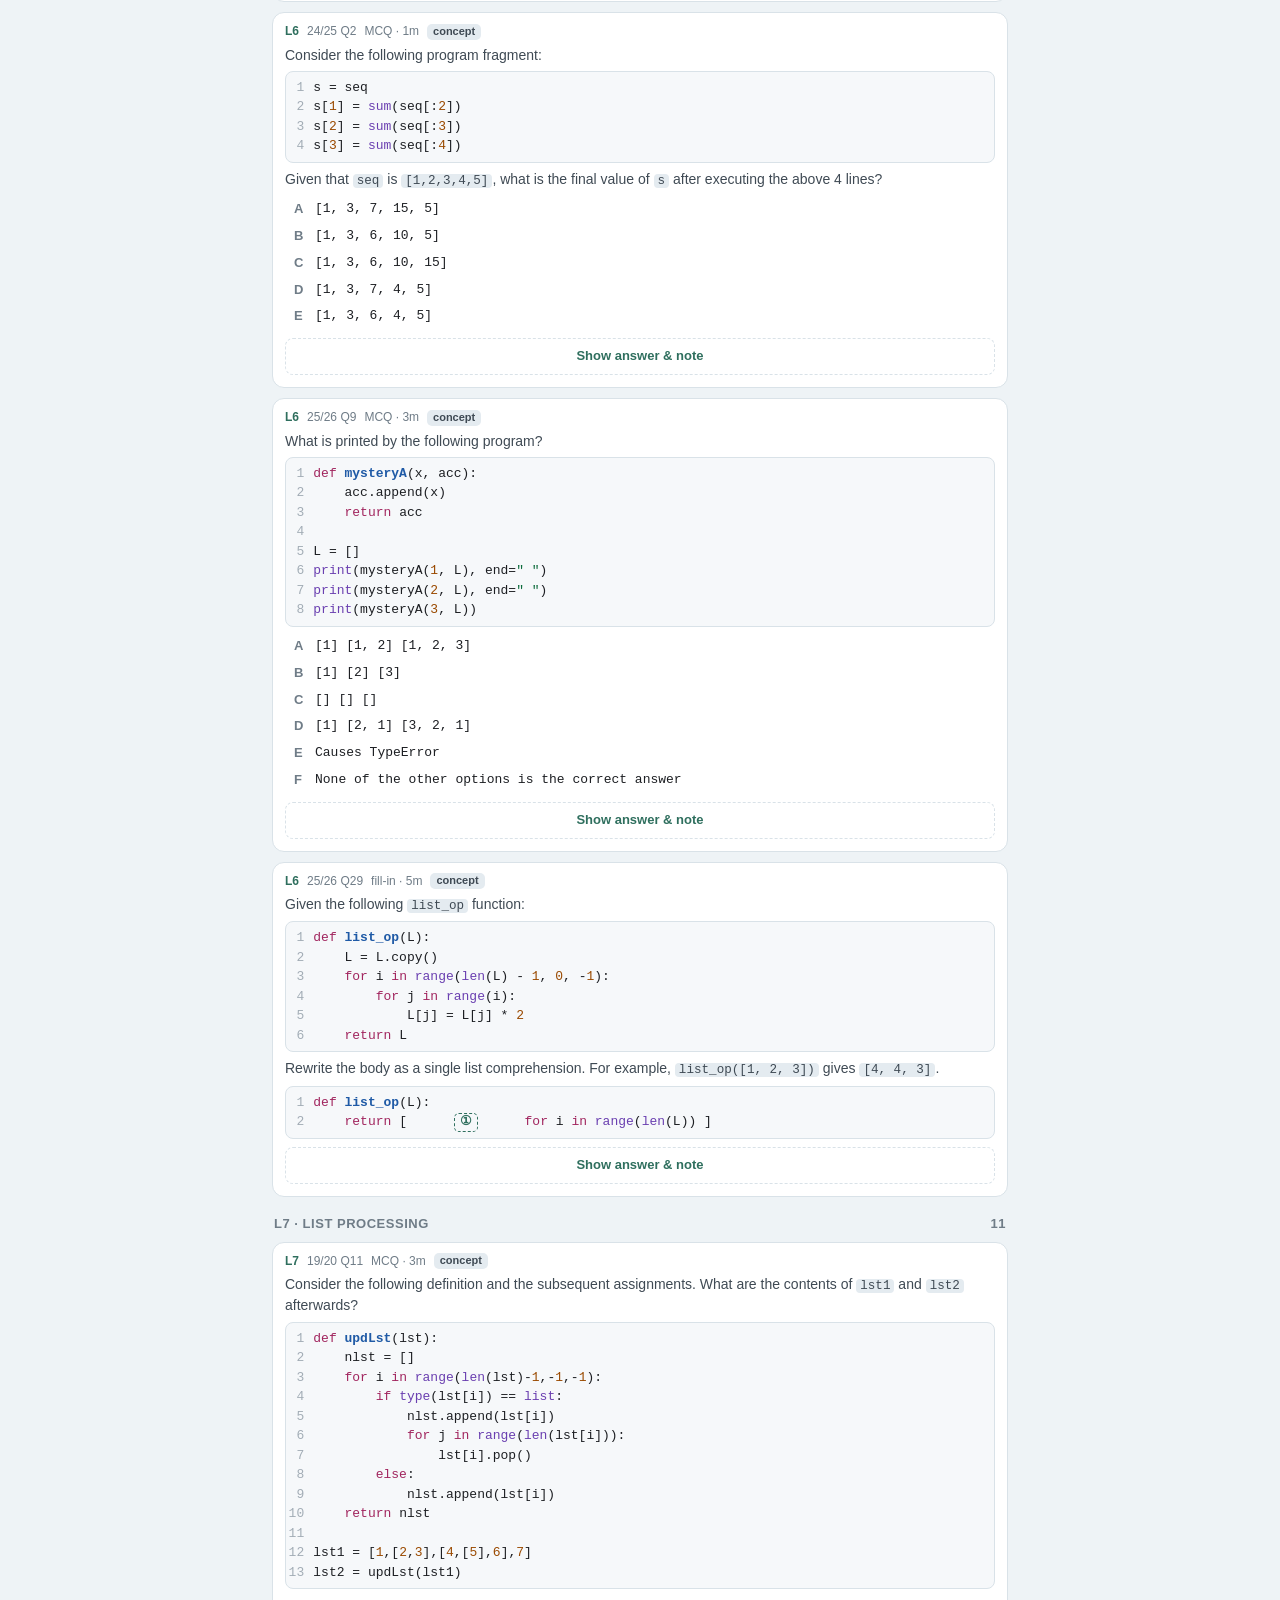
<file: examplify_20to23mids-main/mistakes/index.html>
<!DOCTYPE html>
<html lang="en">
<head>
<meta charset="utf-8">
<meta name="viewport" content="width=device-width, initial-scale=1, viewport-fit=cover">
<meta name="theme-color" content="#EEF3F6" media="(prefers-color-scheme: light)">
<meta name="theme-color" content="#17171a" media="(prefers-color-scheme: dark)">
<title>CS1010E — My mistakes</title>
<link rel="stylesheet" href="mistakes.css">
</head>
<body>
<header class="bar">
  <div class="bar-in">
    <a class="back" href="examplify.html" aria-label="Back to Examplify">&#8249;</a>
    <div class="bar-title">My mistakes <span id="count"></span></div>
    <div class="seg" role="group" aria-label="Mode">
      <button type="button" data-mode="quiz">Quiz</button>
      <button type="button" data-mode="read">Read</button>
    </div>
    <button type="button" class="icon" id="theme" aria-label="Switch light or dark mode" title="Light / dark mode">&#9790;</button>
    <button type="button" class="icon" id="shuffle" aria-label="Shuffle" title="Shuffle (mix lectures)">&#8645;</button>
    <button type="button" class="icon" id="print" aria-label="Print or save as PDF" title="Print / save as PDF">&#9113;</button>
  </div>
  <div class="filters" id="filters"></div>
</header>

<main class="wrap">
  <section class="print-head">
    <h1>CS1010E — my final-exam mistakes</h1>
    <p id="print-meta"></p>
  </section>
  <details class="patterns" id="patterns"></details>
  <div id="list"></div>
  <p class="foot">Each card: question → your answer vs the answer → <b>✗</b> what you thought → <b>✓</b> what is true → <b>→</b> an <b>If…, then…</b> rule. In <b>Quiz</b> mode answer first, then tap to check. <a href="mistakes.pdf">Download the PDF</a> (all answers shown) or use the print button.</p>
</main>

<script src="../data/registry.js"></script>
<script src="../data/exam-final-1920.js"></script>
<script src="../data/exam-final-2021.js"></script>
<script src="../data/exam-final-2122.js"></script>
<script src="../data/exam-final-2223.js"></script>
<script src="../data/exam-final-2425.js"></script>
<script src="../data/exam-final-2526.js"></script>
<script src="../data/mistakes.js"></script>
<script src="mistakes.js"></script>
</body>
</html>
</file>
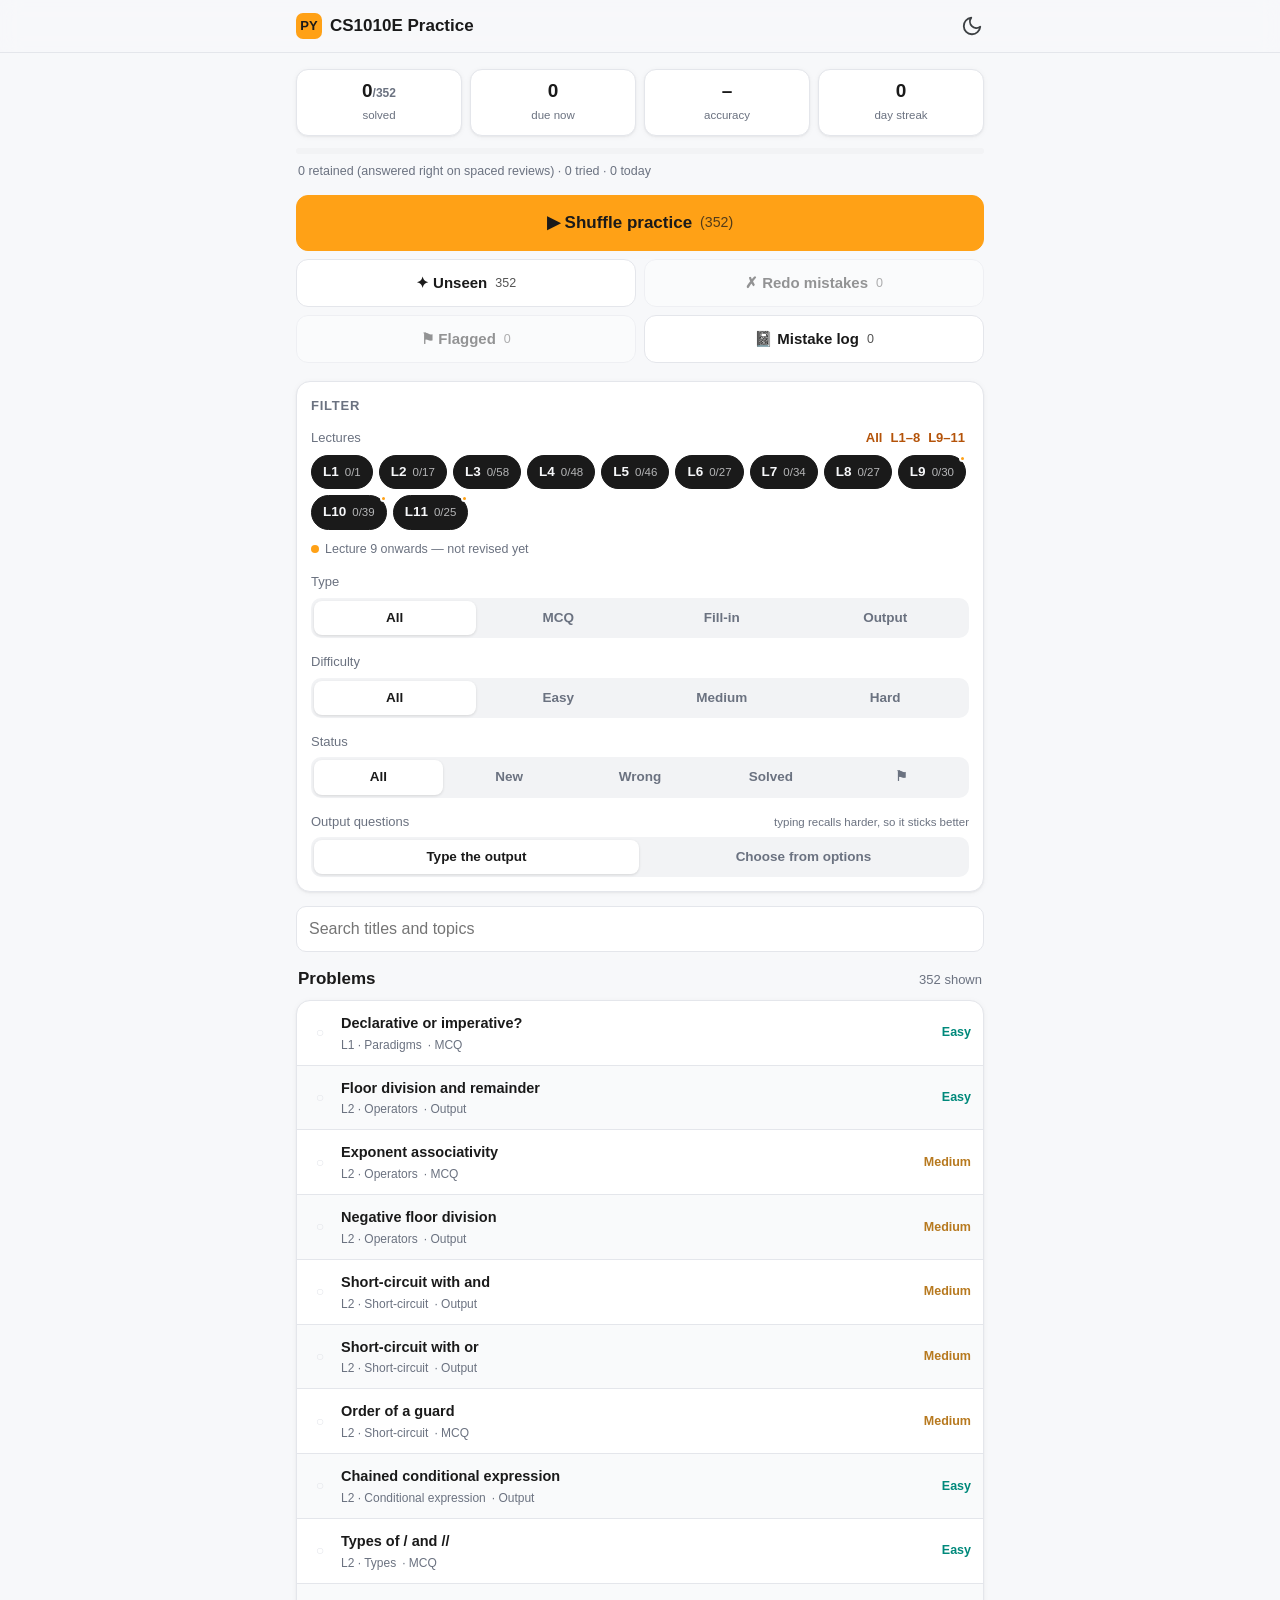
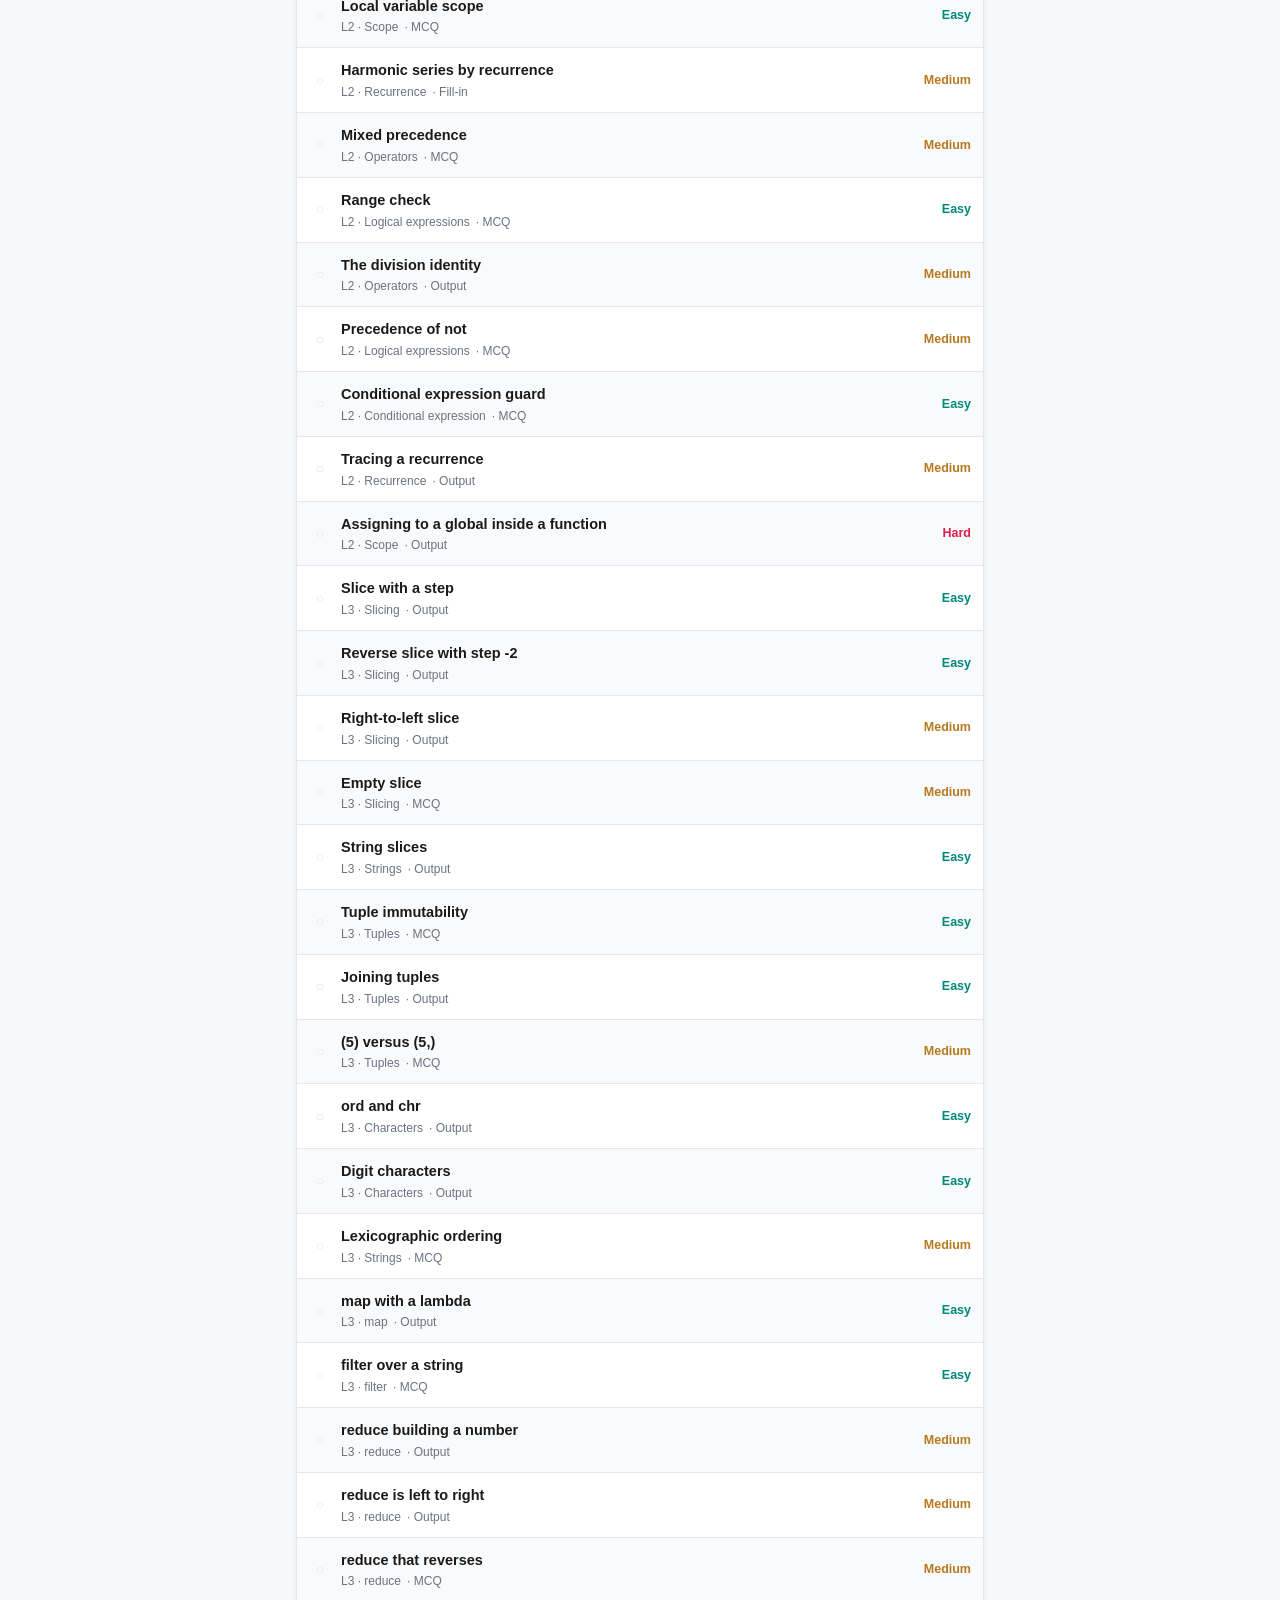
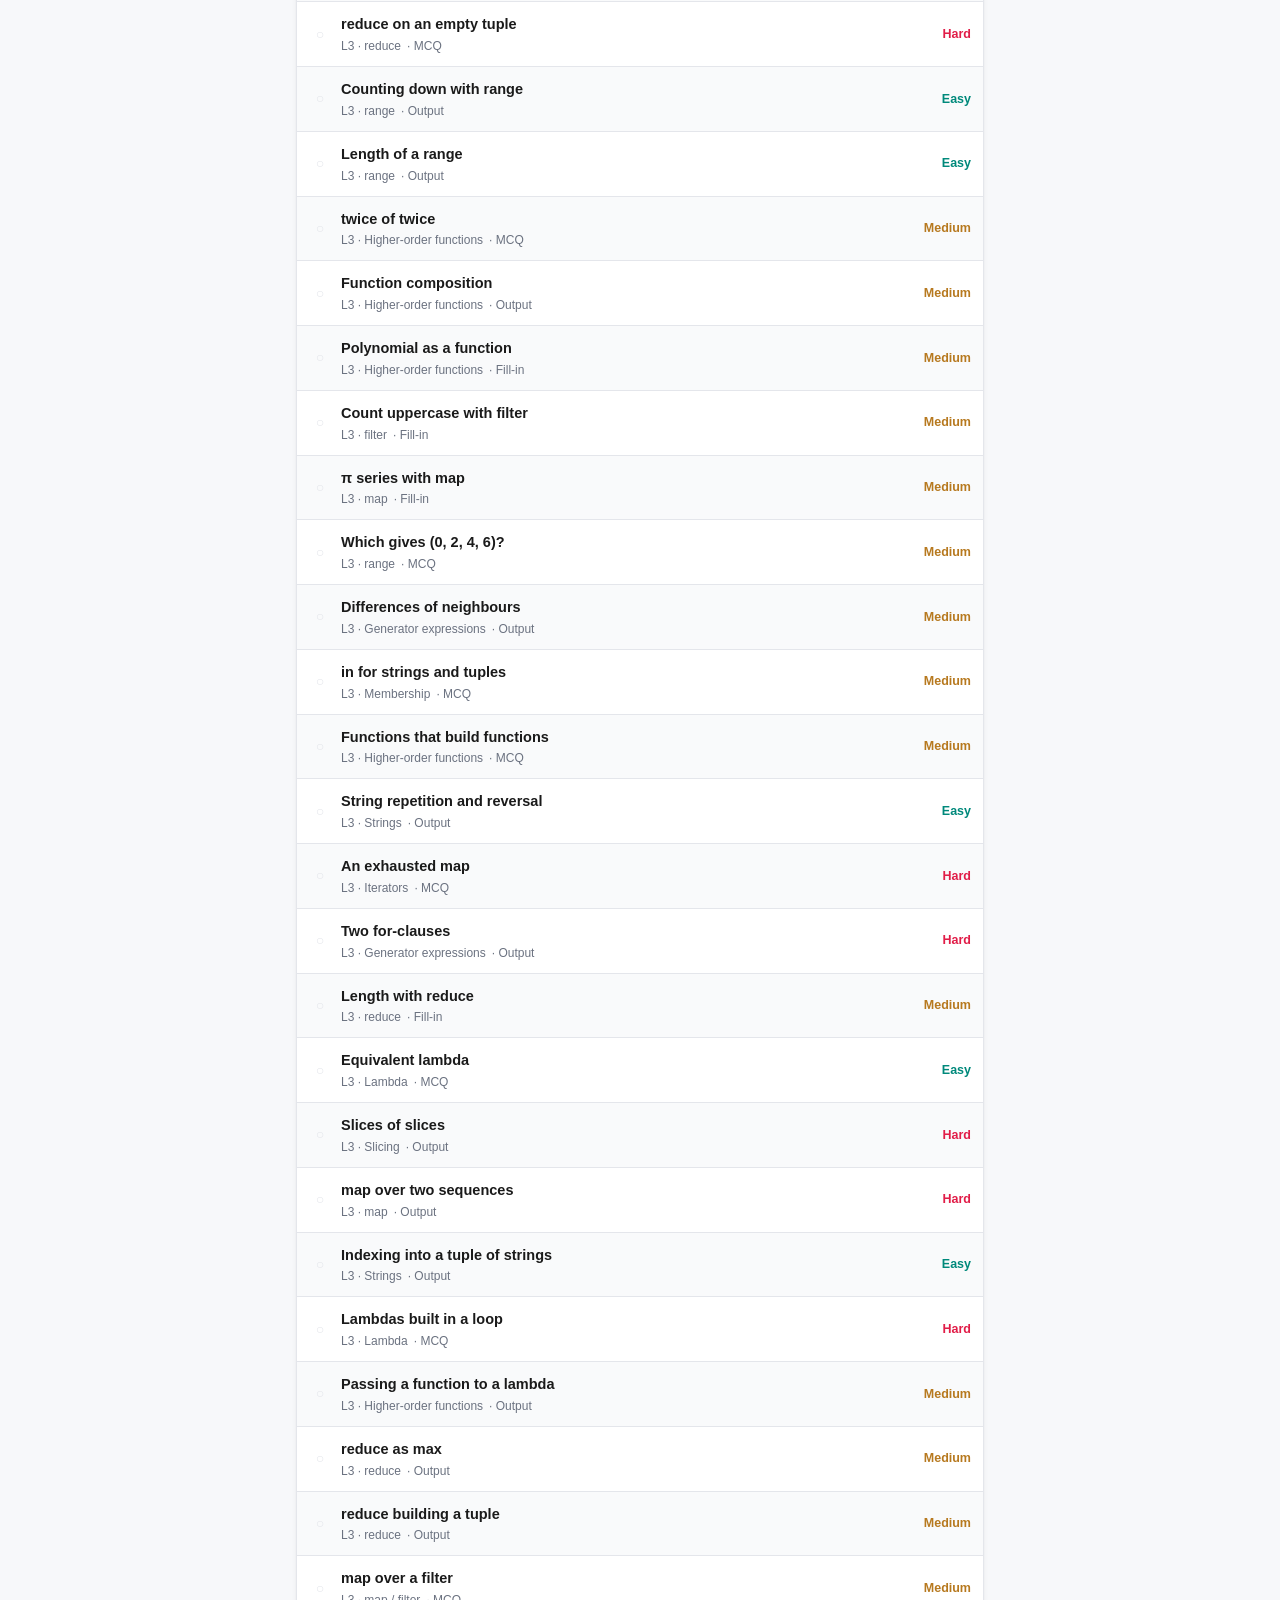
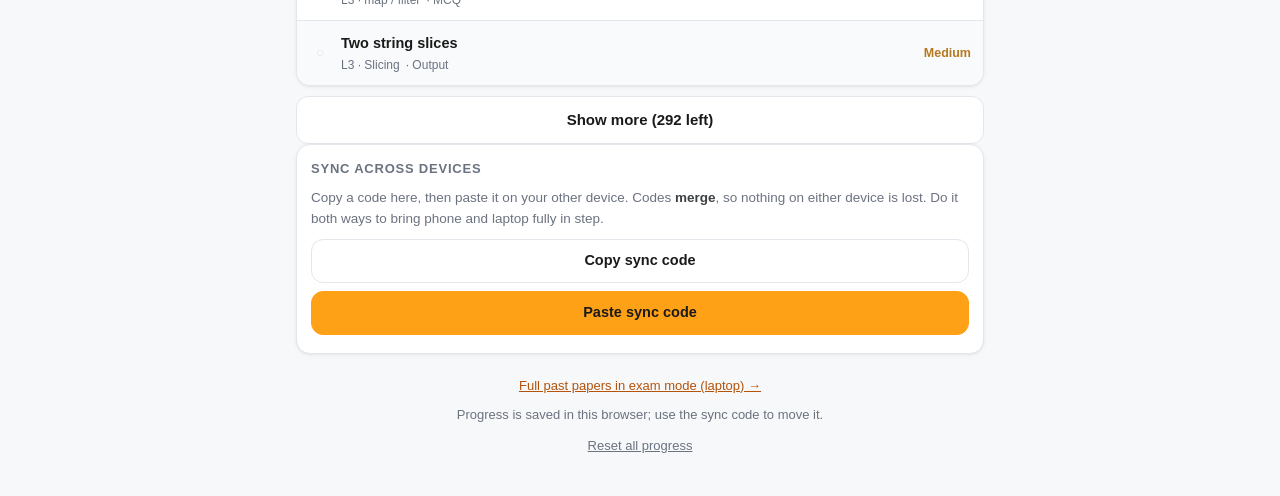
<file: examplify_20to23mids-main/practice/index.html>
<!DOCTYPE html>
<html lang="en">
<head>
<meta charset="utf-8">
<meta name="viewport" content="width=device-width, initial-scale=1, viewport-fit=cover">
<meta name="theme-color" content="#f7f8fa" media="(prefers-color-scheme: light)">
<meta name="theme-color" content="#1a1a1a" media="(prefers-color-scheme: dark)">
<meta name="apple-mobile-web-app-capable" content="yes">
<meta name="mobile-web-app-capable" content="yes">
<meta name="apple-mobile-web-app-title" content="CS1010E">
<title>CS1010E Practice</title>
<link rel="stylesheet" href="practice.css">
</head>
<body>
<div id="app"></div>
<div class="toast" id="toast" hidden></div>

<script src="questions/registry.js"></script>
<script src="questions/l01-l02.js"></script>
<script src="questions/l03.js"></script>
<script src="questions/l04.js"></script>
<script src="questions/l05.js"></script>
<script src="questions/l06.js"></script>
<script src="questions/l07.js"></script>
<script src="questions/l08.js"></script>
<script src="questions/l09.js"></script>
<script src="questions/l10.js"></script>
<script src="questions/l11.js"></script>
<!-- The answer key, kept apart from the questions: answers/*.js -->
<script src="answers/registry.js"></script>
<script src="answers/traps.js"></script>
<script src="answers/l01-l02.js"></script>
<script src="answers/l03.js"></script>
<script src="answers/l04.js"></script>
<script src="answers/l05.js"></script>
<script src="answers/l06.js"></script>
<script src="answers/l07.js"></script>
<script src="answers/l08.js"></script>
<script src="answers/l09.js"></script>
<script src="answers/l10.js"></script>
<script src="answers/l11.js"></script>
<script src="practice.js"></script>
</body>
</html>
</file>
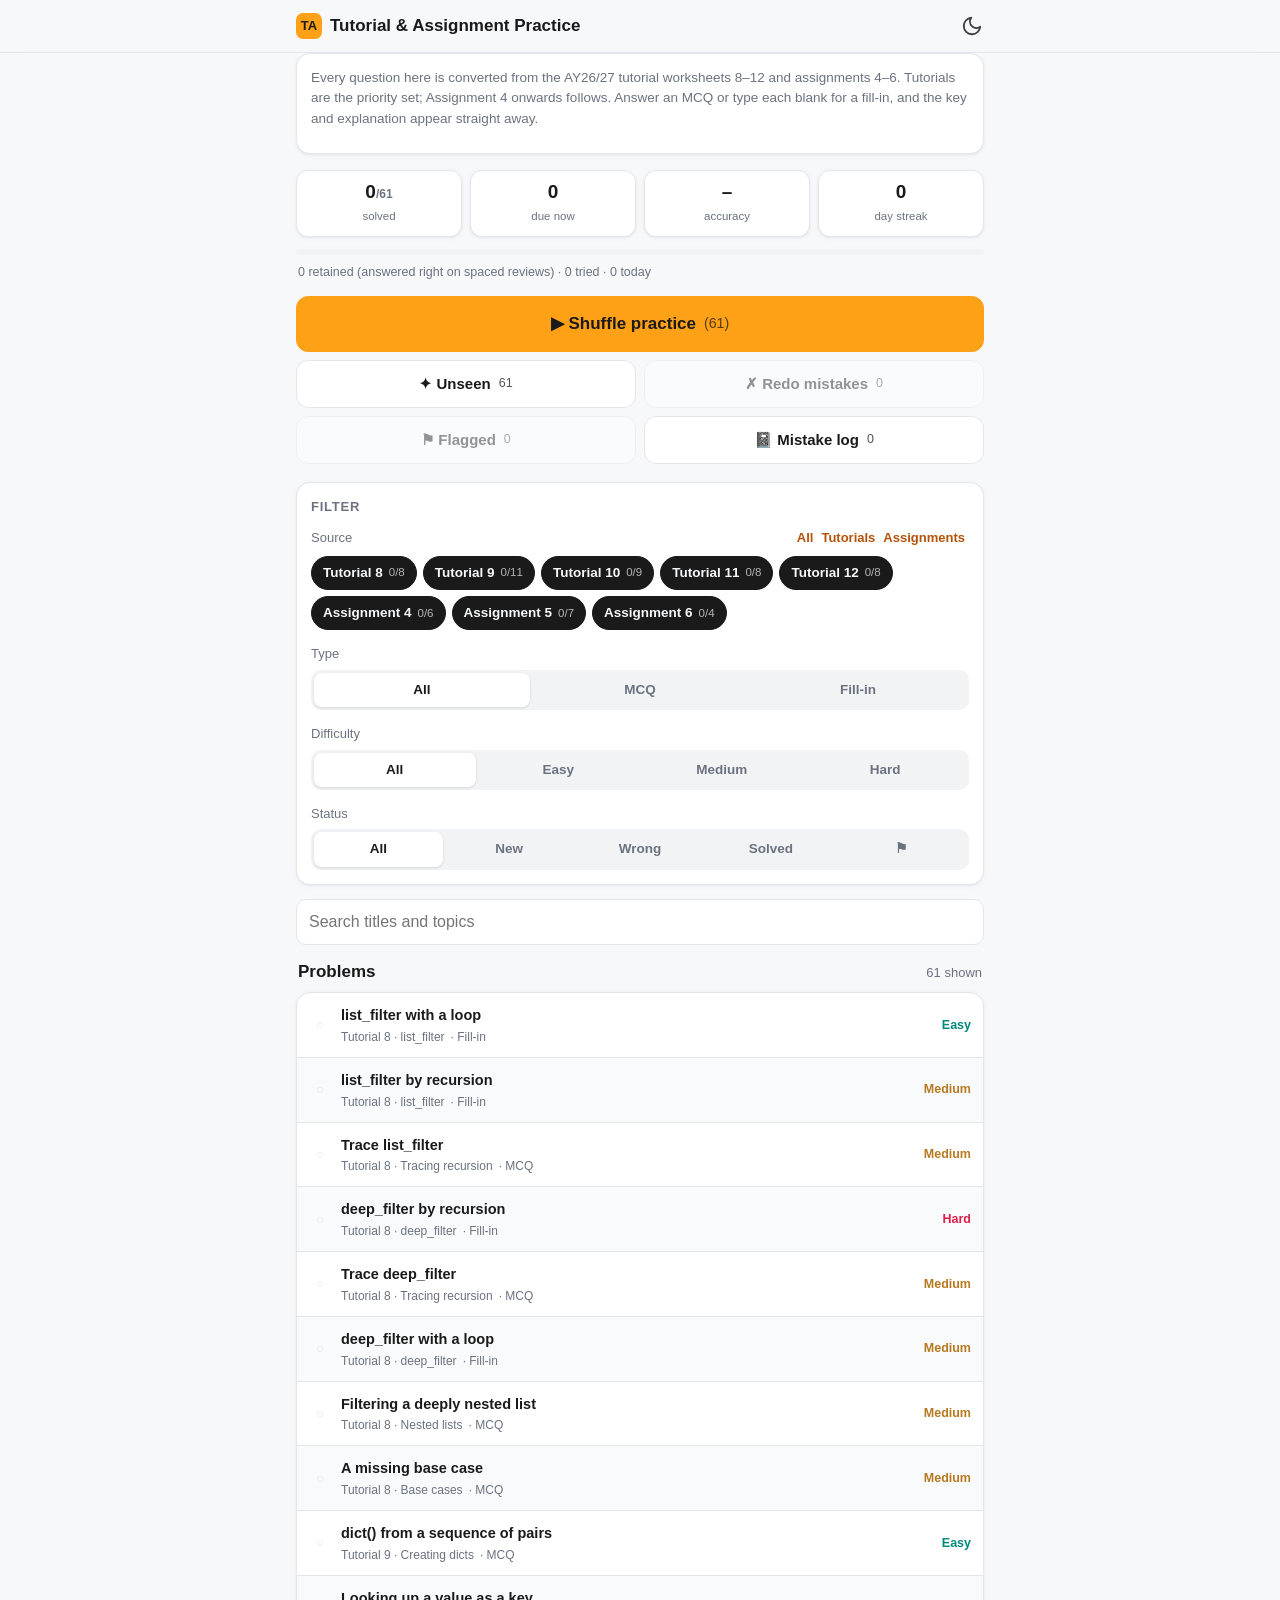
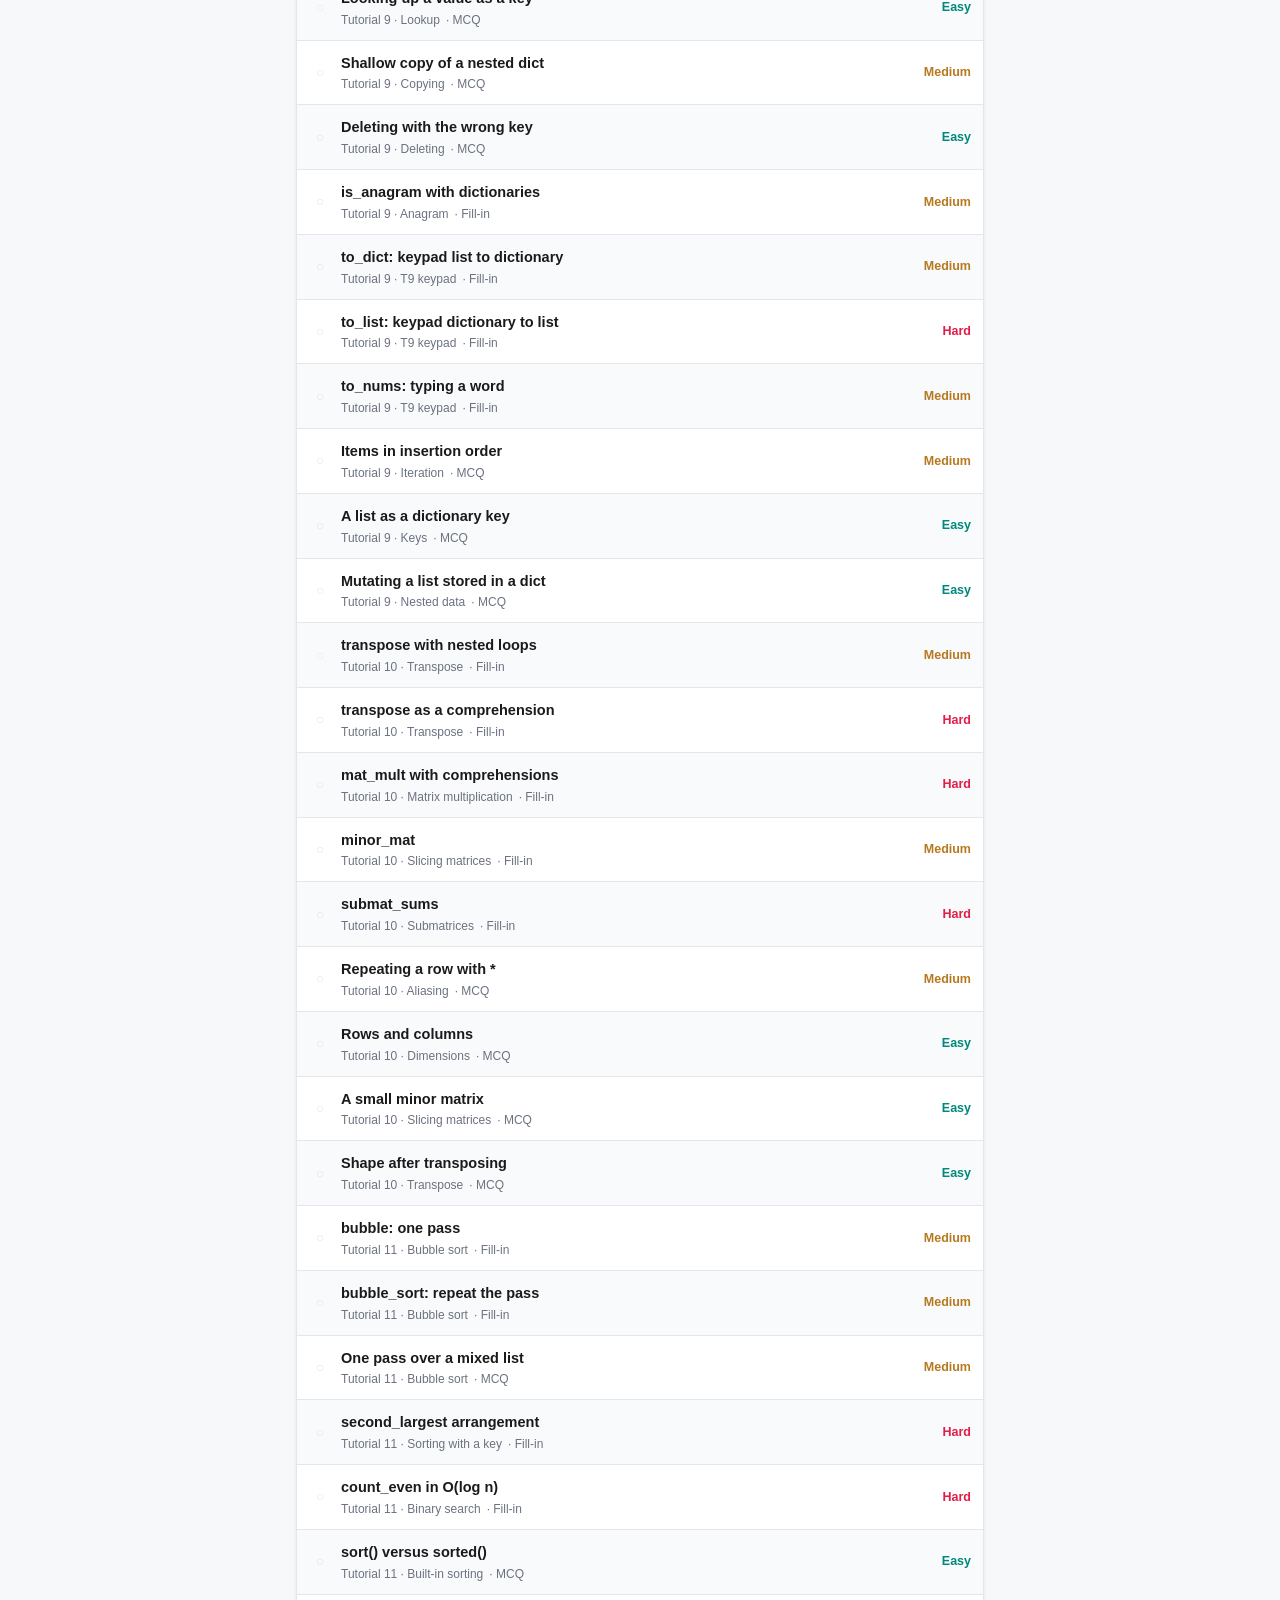
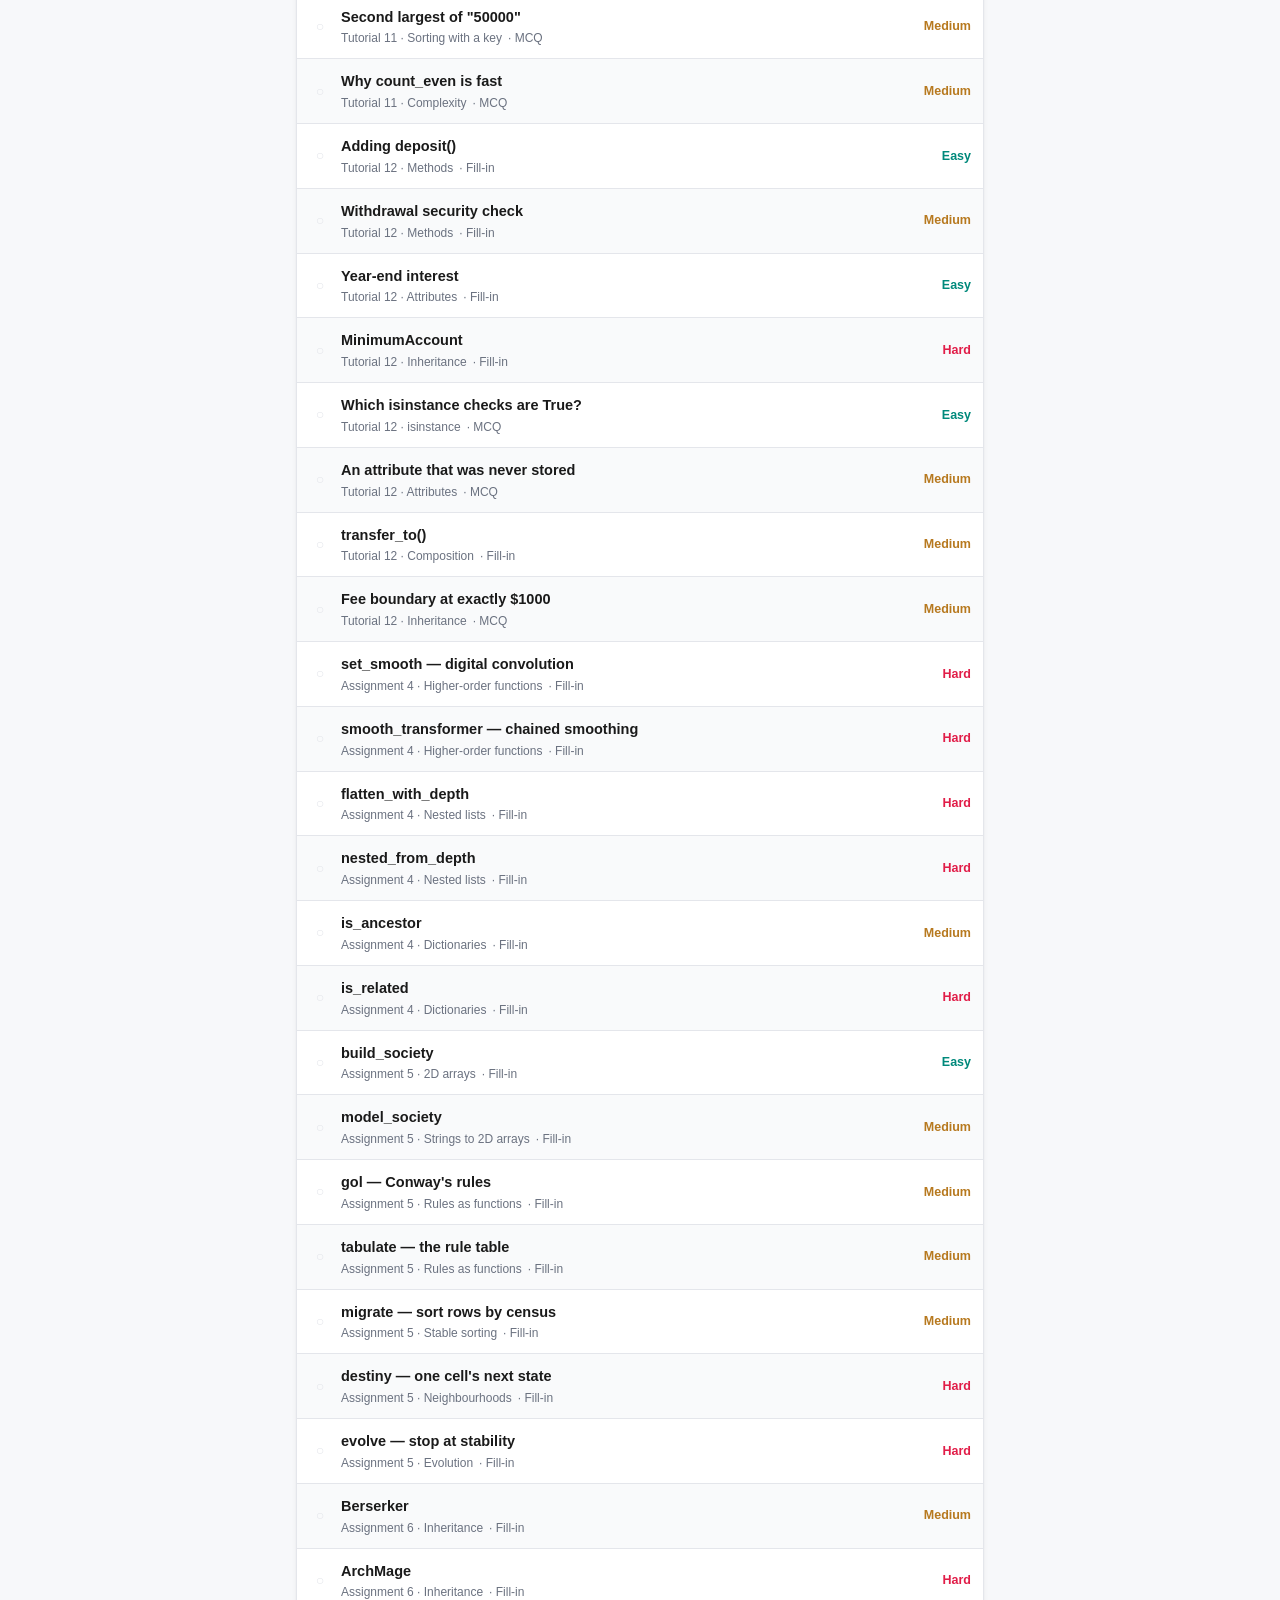
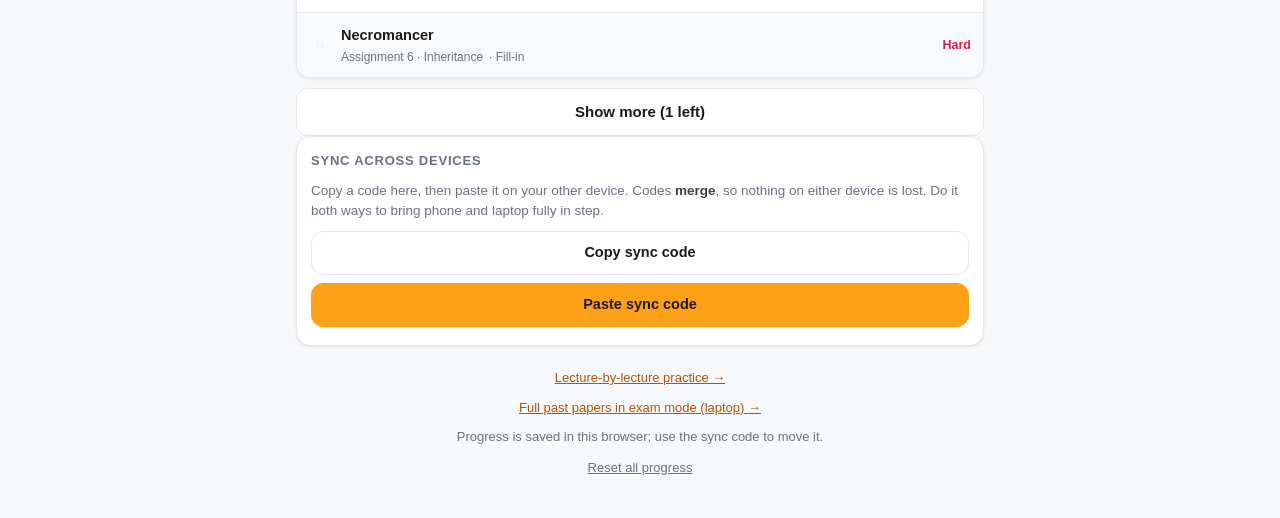
<file: examplify_20to23mids-main/tutorials/index.html>
<!DOCTYPE html>
<html lang="en">
<head>
<meta charset="utf-8">
<meta name="viewport" content="width=device-width, initial-scale=1, viewport-fit=cover">
<meta name="theme-color" content="#f7f8fa" media="(prefers-color-scheme: light)">
<meta name="theme-color" content="#1a1a1a" media="(prefers-color-scheme: dark)">
<meta name="apple-mobile-web-app-capable" content="yes">
<meta name="mobile-web-app-capable" content="yes">
<meta name="apple-mobile-web-app-title" content="CS1010E">
<title>Tutorials &amp; Assignments — CS1010E</title>
<link rel="stylesheet" href="../practice/practice.css">
</head>
<body>
<div id="app"></div>
<div class="toast" id="toast" hidden></div>

<script src="questions/registry.js"></script>
<script src="questions/t08.js"></script>
<script src="questions/t09.js"></script>
<script src="questions/t10.js"></script>
<script src="questions/t11.js"></script>
<script src="questions/t12.js"></script>
<script src="questions/a04.js"></script>
<script src="questions/a05.js"></script>
<script src="questions/a06.js"></script>
<script>
window.PRACTICE_CONFIG = {
  storageKey: 'cs1010e-tutorials-v1',
  sessionKey: 'cs1010e-tutorials-session',
  title: 'Tutorial & Assignment Practice',
  mark: 'TA',
  groupKey: 'src',
  groups: [
    { id: 'T8', name: 'Tutorial 8', hint: 'List processing' },
    { id: 'T9', name: 'Tutorial 9', hint: 'Dictionaries' },
    { id: 'T10', name: 'Tutorial 10', hint: 'Multi-dimensional arrays' },
    { id: 'T11', name: 'Tutorial 11', hint: 'Searching and sorting' },
    { id: 'T12', name: 'Tutorial 12', hint: 'Object-oriented programming' },
    { id: 'A4', name: 'Assignment 4', hint: 'List processing and dictionaries' },
    { id: 'A5', name: 'Assignment 5', hint: '2D arrays — Game of Life' },
    { id: 'A6', name: 'Assignment 6', hint: 'OOP — RPG characters' }
  ],
  presets: [
    { label: 'All', ids: ['T8', 'T9', 'T10', 'T11', 'T12', 'A4', 'A5', 'A6'] },
    { label: 'Tutorials', ids: ['T8', 'T9', 'T10', 'T11', 'T12'] },
    { label: 'Assignments', ids: ['A4', 'A5', 'A6'] }
  ],
  types: ['mcq', 'fib'],
  typeLabels: { mcq: 'Multiple choice', fib: 'Fill in the blank' },
  typeShort: { mcq: 'MCQ', fib: 'Fill-in' },
  intro: 'Every question here is converted from the AY26/27 tutorial worksheets 8–12 and assignments 4–6. Tutorials are the priority set; Assignment 4 onwards follows. Answer an MCQ or type each blank for a fill-in, and the key and explanation appear straight away.',
  backHref: 'practice.html',
  backLabel: 'Lecture-by-lecture practice →',
  examHref: 'examplify.html',
  examLabel: 'Full past papers in exam mode (laptop) →'
};
</script>
<script src="../practice/practice.js"></script>
</body>
</html>
</file>
<file: examplify_20to23mids-main/styles.css>
/* ===========================================================
   Examplify clone — styling derived from the interface CSS
   =========================================================== */

:root {
  --bar-grey: #F3F3F3;
  --strip-blue: #93D4EC;
  --strip-text: #2D3E4D;
  --header: #2B3E50;
  --header-dark: #0C253B;
  --rail-bg: #F0F3F5;
  --rail-text: #2D4153;
  --accent: #2C7CAF;
  --accent-line: #2C7EAF;
  --accent-soft: #2A7DB1;
  --accent-text: #2879AB;
  --footer: #D9EDF9;
  --footer-text: #303F4E;
  --footer-muted: #557387;
  --option-bg: #F0F3F5;
  --option-border: #A6A6A6;
  --ink: #303030;
  --ink-strong: #303F4E;
  --ink-muted: #777777;
  --ok: #2E7D4F;
  --ok-bg: #E7F5EC;
  --bad: #B03A2E;
  --bad-bg: #FBEAE8;
  --flag: #C9862B;
}

* { box-sizing: border-box; }

html, body {
  margin: 0;
  padding: 0;
  height: 100%;
  background: #FFFFFF;
  color: var(--ink);
  font-family: Roboto, "Segoe UI", Arial, Helvetica, sans-serif;
  -webkit-font-smoothing: antialiased;
}

button { font-family: inherit; cursor: pointer; }
[hidden] { display: none !important; }

/* ---------------- title bar ---------------- */
.titlebar {
  height: 22px;
  background: var(--bar-grey);
  display: flex;
  align-items: center;
  justify-content: space-between;
  padding: 0 14px 0 2px;
}
.titlebar-left { display: flex; align-items: center; gap: 5px; padding-left: 4px; }
.titlebar-mark { color: #059ADE; font-size: 19px; font-weight: 700; line-height: 19px; }
.titlebar-name { font-size: 12px; color: #111111; }
.titlebar-buttons { display: flex; align-items: center; gap: 34px; font-size: 19px; color: #111111; line-height: 22px; }

/* ---------------- status strip ---------------- */
.statusbar {
  height: 28px;
  background: var(--strip-blue);
  display: flex;
  justify-content: flex-end;
  align-items: center;
  padding: 0 17px 0 0;
}
.statusbar-icons { color: var(--strip-text); font-weight: 700; font-size: 16px; }

/* ===========================================================
   Picker
   =========================================================== */
.picker {
  min-height: calc(100vh - 50px);
  background: linear-gradient(170deg, #2B3E50 0%, #1B2B3A 55%, #16222E 100%);
  overflow-y: auto;
}
.picker-inner { max-width: 1080px; margin: 0 auto; padding: 56px 28px 64px; }
.picker-logo { display: flex; align-items: center; gap: 10px; color: #FFFFFF; font-size: 22px; font-weight: 700; letter-spacing: .3px; }
.picker-mark { color: #059ADE; font-size: 26px; }
.picker h1 { color: #FFFFFF; font-size: 30px; font-weight: 500; margin: 26px 0 8px; }
.picker-sub { color: #A9BFD0; font-size: 15px; margin: 0 0 30px; max-width: 640px; line-height: 22px; }
.picker-foot { color: #6C8497; font-size: 12px; margin-top: 34px; }

.exam-list { display: block; }
.exam-grid { display: grid; grid-template-columns: repeat(auto-fill, minmax(300px, 1fr)); gap: 16px; }
.exam-group + .exam-group { margin-top: 44px; }
.exam-group-head { margin: 0 0 16px; }
.exam-group-title {
  display: flex; align-items: center; gap: 10px; margin: 0;
  color: #FFFFFF; font-size: 15px; font-weight: 700; letter-spacing: 1.6px; text-transform: uppercase;
}
.exam-group-title::before {
  content: ''; width: 7px; height: 7px; border-radius: 50%; background: var(--accent);
}
.exam-group.midterm .exam-group-title { color: #C4D5E2; }
.exam-group.midterm .exam-group-title::before { background: #7E97A9; }
.exam-group-count {
  font-size: 11px; font-weight: 600; letter-spacing: .4px; text-transform: none;
  color: #8FC4E2; background: rgba(5, 154, 222, .18); padding: 3px 9px; border-radius: 30px;
}
.exam-group-note { margin: 8px 0 0; color: #94AEC2; font-size: 13px; line-height: 19px; max-width: 720px; }
.exam-card {
  text-align: left;
  background: #FFFFFF;
  border: none;
  border-radius: 14px;
  padding: 20px 22px 18px;
  display: flex;
  flex-direction: column;
  gap: 10px;
  transition: transform .12s ease, box-shadow .12s ease;
  box-shadow: 0 2px 10px rgba(0,0,0,.25);
}
.exam-card:hover { transform: translateY(-2px); box-shadow: 0 8px 22px rgba(0,0,0,.35); }
.exam-card h2 { margin: 0; font-size: 17px; font-weight: 600; color: var(--ink-strong); }
.exam-card .exam-card-source { font-size: 12px; color: var(--ink-muted); line-height: 17px; }
.exam-card .exam-card-meta { display: flex; gap: 8px; flex-wrap: wrap; margin-top: 2px; }
.chip {
  font-size: 11.5px; font-weight: 600; letter-spacing: .3px;
  padding: 4px 10px; border-radius: 30px; background: #EAF4F9; color: #2A6E96;
}
.chip.alt { background: #F1F3F4; color: #55707F; }
.exam-card .exam-card-cta {
  margin-top: 8px; align-self: flex-start;
  background: var(--accent); color: #fff; border: none;
  border-radius: 30px; padding: 9px 24px; font-size: 15px; font-weight: 500;
}
.exam-card .exam-card-resume { font-size: 12px; color: #2E7D4F; font-weight: 600; }

/* ===========================================================
   Exam shell
   =========================================================== */
.app { display: flex; flex-direction: column; height: calc(100vh - 50px); background: #FFFFFF; }

.app-header {
  position: relative;
  height: 68px;
  background: var(--header);
  display: flex;
  align-items: center;
  flex: none;
}
.app-brand { display: flex; align-items: center; gap: 8px; padding-left: 26px; }
.app-brand-icon { color: #0393F8; font-size: 26px; line-height: 1; }
.app-brand-text { color: #FFFFFF; font-size: 25px; font-weight: 500; letter-spacing: .2px; }
.app-brand-sep { width: 1px; height: 33px; background: #4A5C6E; margin: 0 16px 0 18px; }
.app-title {
  color: #FFFFFF; font-size: 16px; flex: 1 1 auto; min-width: 0;
  overflow: hidden; text-overflow: ellipsis; white-space: nowrap;
}
.app-remaining { display: flex; align-items: center; gap: 12px; padding: 0 39px 0 20px; flex: none; }
.app-remaining-label { color: #FFFFFF; font-size: 15px; }
.app-remaining-clock { color: #FFFFFF; font-size: 16px; font-variant-numeric: tabular-nums; }
.app-remaining-clock.low { color: #FFC7C7; }
.app-remaining-clock.over { color: #FFC46B; }
.app-controls-wrap { position: relative; flex: none; }
.app-controls-btn {
  background: none; border: none; color: #FFFFFF; font-size: 16px;
  display: flex; align-items: center; gap: 8px; padding: 10px 8px;
}
.app-controls-btn .chev { font-size: 12px; }
.app-toolkit {
  flex: none; width: 154px; height: 66px; margin-left: 24px;
  background: var(--header-dark); border: none; color: #FFFFFF; font-size: 18px;
  display: flex; align-items: center; justify-content: center; gap: 12px;
}
.app-toolkit .toolkit-dots { font-weight: 700; }

/* dropdown menus */
.menu {
  position: absolute; top: 100%; left: 0; z-index: 40;
  background: #FFFFFF; border: 1px solid #C8D3DA; border-radius: 10px;
  box-shadow: 0 10px 28px rgba(16,32,48,.28);
  min-width: 200px; padding: 6px; display: flex; flex-direction: column;
}
.menu.menu-right { left: auto; right: 0; }
.menu button {
  background: none; border: none; text-align: left; font-size: 14px;
  padding: 9px 12px; border-radius: 7px; color: var(--ink-strong);
}
.menu button:hover { background: #EDF4F8; }
.menu .menu-head { font-size: 11px; letter-spacing: .6px; color: #8496A3; padding: 8px 12px 4px; font-weight: 700; }
#toolkit-menu { top: 68px; right: 0; }
.menu.menu-right.floating { position: absolute; }

/* ---------------- body ---------------- */
.app-body { flex: 1 1 auto; display: flex; min-height: 0; }

/* rail */
.rail {
  position: relative;
  width: 85px; flex: none;
  background: var(--rail-bg);
  display: flex; flex-direction: column; align-items: center;
  gap: 4px; padding-bottom: 10px;
}
.rail-filter {
  background: none; border: none; color: var(--rail-text); font-weight: 300;
  font-size: 16px; padding: 18px 0 0; display: flex; align-items: center; gap: 5px;
  width: 100%; justify-content: center;
}
.rail-caret {
  background: none; border: none; color: var(--rail-text); font-size: 26px;
  line-height: 1; padding: 4px 0; width: 100%;
}
.rail-caret:disabled { opacity: .3; cursor: default; }
.rail-list {
  flex: 1 1 auto; width: 100%; overflow-y: auto; display: flex;
  flex-direction: column; align-items: center; gap: 16px; padding: 6px 0;
  scrollbar-width: none;
}
.rail-list::-webkit-scrollbar { width: 0; height: 0; }

.rail-dot {
  width: 55px; height: 55px; flex: none; border-radius: 50%;
  border: 3px solid transparent; background: transparent;
  font-size: 15px; font-weight: 300; color: var(--rail-text);
  display: flex; align-items: center; justify-content: center;
}
.rail-dot:hover { border-color: #B9CEDA; }
.rail-dot.current { border-color: var(--accent-line); font-weight: 400; }
.rail-dot.answered { background: var(--accent); color: #FFFFFF; font-weight: 500; }
.rail-dot.answered:hover { border-color: #123A57; }
.rail-dot.current.answered { background: var(--accent); border-color: #123A57; }
.rail-dot { position: relative; }
.rail-dot.flagged::after {
  content: ""; position: absolute; top: 3px; right: 1px;
  width: 12px; height: 12px; border-radius: 50%; background: var(--flag);
  border: 2px solid var(--rail-bg);
}

.rail-filter-panel {
  position: absolute; left: 86px; top: 0; z-index: 30;
  background: #fff; border: 1px solid #C8D3DA; border-radius: 10px;
  box-shadow: 0 10px 28px rgba(16,32,48,.28); padding: 6px; min-width: 180px;
  display: flex; flex-direction: column;
}
.rail-filter-panel button {
  background: none; border: none; text-align: left; font-size: 14px;
  padding: 9px 12px; border-radius: 7px; color: var(--ink-strong);
}
.rail-filter-panel button:hover { background: #EDF4F8; }
.rail-filter-panel button.active { background: #E2F0F8; font-weight: 600; }
.rail-filter-sep { height: 1px; background: #DCE4EA; margin: 6px 8px; }
.rail-filter-group {
  font-size: 10.5px; font-weight: 700; letter-spacing: .9px; text-transform: uppercase;
  color: #8A9AA6; padding: 6px 12px 4px;
}
.rail-filter-panel button.sub {
  font-size: 13px; color: #5A6B78; padding: 7px 12px 7px 24px;
}

/* main */
.main { flex: 1 1 auto; min-width: 0; display: flex; flex-direction: column; position: relative; }

.q-head {
  position: relative;
  display: flex; align-items: center; gap: 17px;
  padding: 16px 29px 0 25px; flex: none;
}
.q-head-left { display: flex; align-items: center; gap: 2px; position: relative; }
.q-label { font-size: 16px; font-weight: 600; color: var(--ink-strong); padding-top: 2px; }
.q-label-chev { background: none; border: none; font-size: 24px; color: var(--ink-strong); line-height: 1; padding: 0 4px; }
.flag-btn {
  background: none; border: 2px solid var(--accent-soft); border-radius: 30px;
  color: var(--accent-text); font-weight: 600; font-size: 14px; letter-spacing: .4px;
  padding: 8px 16px;
}
.flag-btn:hover { background: #F0F8FC; }
.flag-btn.on { background: var(--flag); border-color: var(--flag); color: #FFFFFF; }
.q-more-wrap { margin-left: auto; position: relative; }
.q-more {
  background: #F1F3F4; border: none; border-radius: 30px;
  font-size: 23px; line-height: 17px; letter-spacing: 1px; color: var(--ink-strong);
  padding: 0 7px; height: 17px; display: flex; align-items: center;
}

/* subtle out-of-syllabus marker, sits at the top right of the question head */
.scope-badge {
  display: inline-flex; align-items: center; gap: 7px; max-width: 340px;
  font-size: 10.5px; line-height: 1; padding: 5px 10px; border-radius: 30px;
  background: #FBF6EA; border: 1px solid #EADCB8; color: #8A6D24;
  white-space: nowrap; overflow: hidden; cursor: default; flex: none;
}
.scope-badge .scope-tag {
  font-weight: 700; letter-spacing: .9px; text-transform: uppercase; flex: none;
}
.scope-badge .scope-level {
  font-style: italic; text-transform: lowercase; opacity: .85; flex: none;
}
.scope-badge .scope-level::after { content: ""; }
.scope-badge .scope-why {
  overflow: hidden; text-overflow: ellipsis; white-space: nowrap;
  color: #9A8347; font-size: 11px;
}
.scope-badge.slight { background: #F4F6F8; border-color: #DCE3E9; color: #6C7C89; }
.scope-badge.slight .scope-why { color: #8496A3; }
.scope-badge.crucial { background: #FDF3E9; border-color: #F0D6B4; color: #A0601F; }
.scope-badge.crucial .scope-why { color: #B47A3C; }
.scope-badge.total { background: #FBEEEE; border-color: #EECBCB; color: #A03B3B; }
.scope-badge.total .scope-why { color: #B46A6A; }

/* in the review list the badge may wrap onto its own line and show in full */
.review-card-head .scope-badge { max-width: none; white-space: normal; }
.review-card-head .scope-badge .scope-why { white-space: normal; overflow: visible; text-overflow: clip; }

.q-scroll {
  flex: 1 1 auto; overflow-y: auto; padding: 18px 29px 40px 29px;
  display: flex; flex-direction: column;
}
.q-scroll::-webkit-scrollbar { width: 13px; }
.q-scroll::-webkit-scrollbar-thumb { background: #CBD5DC; border-radius: 7px; border: 3px solid #fff; }

.q-stem { max-width: 1000px; }
.stem-text { font-family: Inter, Roboto, Arial, sans-serif; font-size: 16.3px; line-height: 24px; color: var(--ink); margin: 0 0 14px; }
.stem-text.tight { margin-bottom: 6px; }
.stem-text.lead { margin-bottom: 18px; }

.code {
  font-family: "Roboto Mono", "Consolas", "Menlo", monospace;
  font-size: 16px; line-height: 22px; color: #303030;
  background: #FAFBFC; border-left: 3px solid #E3EAEF;
  padding: 12px 18px; margin: 0 0 18px; border-radius: 4px;
  white-space: pre; overflow-x: auto; letter-spacing: .2px;
}
.code.plain .tok-op { color: #444444; }
.code-note {
  display: block; color: var(--ink-muted); font-family: "Roboto Mono", monospace;
  font-size: 15px; letter-spacing: 1px;
}
.tok-kw { color: #2B5FD9; }
.tok-def { color: #8A4FBE; }
.tok-num { color: #E8730C; }
.tok-str { color: #1E8E3E; }
.tok-com { color: #8A9BA8; font-style: italic; }
.tok-bool { color: #2B5FD9; }
.tok-bi { color: #8A4FBE; }

.inline-code {
  font-family: "Roboto Mono", "Consolas", monospace;
  font-size: 0.94em; background: #F0F4F7; border-radius: 4px;
  padding: 1px 5px; color: #27506B;
}

.blank-chip {
  display: inline-flex; align-items: center; justify-content: center;
  width: 26px; height: 26px; border-radius: 50%;
  border: 2px solid var(--accent-soft); background: #FFFFFF;
  color: var(--accent-text); font-size: 14px; font-weight: 600;
  vertical-align: middle; margin: 0 3px; font-family: Roboto, Arial, sans-serif;
}
.blank-chip.filled { background: #E2F0F8; }

/* answers */
.q-answers { max-width: 1000px; margin-top: 6px; }
.answers-label { font-size: 16px; font-weight: 500; color: var(--ink-strong); margin: 22px 0 20px; }

.opt {
  position: relative;
  width: 100%; display: flex; align-items: center; gap: 14px;
  background: var(--option-bg); border: 2px solid var(--option-border);
  border-radius: 40px; min-height: 61px; padding: 8px 24px; margin-bottom: 15px;
  text-align: left; transition: border-color .12s ease, background .12s ease;
}
.opt:hover { border-color: #7C9FB4; }
.opt.selected { border-color: var(--accent); background: #E6F2F9; }
.opt-letter { font-weight: 600; font-size: 18px; color: #111111; flex: none; width: 16px; }
.opt-text {
  flex: 1 1 auto; font-family: "Roboto Mono", monospace;
  font-size: 15px; line-height: 21px; color: var(--ink-muted); white-space: pre-wrap;
}
.opt.selected .opt-text { color: #23485E; }
.opt-eye { flex: none; background: none; border: none; padding: 2px 2px 0; color: #111111; }
.opt-eye svg { display: block; }

/* Eliminated option: dimmed and struck through, but still selectable. */
.opt.struck { background: #EBEDEF; border-color: #C6CDD2; }
.opt.struck .opt-letter,
.opt.struck .opt-text { text-decoration: line-through; }
.opt.struck .opt-letter { color: #9AA6AE; }
.opt.struck .opt-text { color: #A5AFB6; }
.opt.struck.selected { background: #E6F2F9; border-color: var(--accent); }
.opt.struck.selected .opt-text { color: #8FA3AE; }
.opt-eye.on { color: #C0563F; }

.opt.correct { border-color: var(--ok); background: var(--ok-bg); }
.opt.correct .opt-text { color: var(--ok); }
.opt.wrong { border-color: var(--bad); background: var(--bad-bg); }
.opt.wrong .opt-text { color: var(--bad); }

/* fill in the blank answer rows */
.fib-row {
  display: flex; align-items: center; gap: 16px;
  background: var(--option-bg); border: 2px solid var(--option-border);
  border-radius: 40px; min-height: 61px; padding: 8px 24px; margin-bottom: 15px;
  transition: border-color .12s ease, box-shadow .12s ease, background .12s ease;
}
.fib-row:focus-within { border-color: var(--accent); box-shadow: 0 0 0 3px rgba(44,124,175,.20); background: #FFFFFF; }
.fib-row.solved { border-color: var(--accent); background: #F7FBFD; }
.fib-row.correct { border-color: var(--ok); background: var(--ok-bg); }
.fib-row.wrong { border-color: var(--bad); background: var(--bad-bg); }
.fib-num { font-size: 18px; font-weight: 600; color: #111111; flex: none; min-width: 22px; }
.fib-input {
  flex: 1 1 auto; border: none; border-bottom: 1px solid #C9D2D8; background: transparent;
  font-family: "Roboto Mono", monospace; font-size: 15.5px; color: #23485E;
  padding: 6px 2px; outline: none; min-width: 0;
}
.fib-input::placeholder { color: #AEBAC2; }
.fib-expected { flex: none; font-family: "Roboto Mono", monospace; font-size: 13.5px; color: var(--ok); }
.fib-row.wrong .fib-expected { color: var(--bad); }

.answer-note { font-size: 13.5px; color: var(--ink-muted); margin: -6px 0 18px 6px; }

/* toast */
.q-toast {
  position: absolute; left: 50%; bottom: 18px; transform: translateX(-50%);
  background: #26313A; color: #FFFFFF; font-size: 13.5px;
  padding: 9px 18px; border-radius: 30px; box-shadow: 0 6px 18px rgba(0,0,0,.3);
  z-index: 50;
}

/* ---------------- footer ---------------- */
.app-footer {
  flex: none; height: 65px; background: var(--footer);
  display: flex; align-items: center; padding: 0 19px 0 30px; gap: 16px;
}
.footer-progress { display: flex; align-items: baseline; gap: 12px; flex: 1 1 auto; }
#footer-progress { font-size: 12px; color: var(--footer-text); letter-spacing: .2px; }
.footer-version { font-size: 12px; font-weight: 300; color: var(--footer-muted); }
.footer-nav { display: flex; align-items: center; gap: 14px; }
.btn-solid {
  background: var(--accent); border: none; border-radius: 30px; color: #FFFFFF;
  font-size: 18px; font-weight: 500; padding: 12px 40px; min-width: 142px;
}
.btn-solid:hover { background: #26648F; }
.btn-outline {
  background: transparent; border: 2px solid var(--accent); border-radius: 30px;
  color: var(--accent); font-size: 18px; font-weight: 500; padding: 10px 34px; min-width: 142px;
}
.btn-outline:hover { background: rgba(44,124,175,.08); }
.btn-outline.light { border-color: #FFFFFF; color: #FFFFFF; font-size: 15px; padding: 8px 22px; min-width: 0; }
.btn-outline.light:hover { background: rgba(255,255,255,.12); }
.btn-solid.finish { background: #1E7A3E; }
.btn-solid.finish:hover { background: #186633; }

/* ===========================================================
   Review
   =========================================================== */
.review { display: flex; flex-direction: column; height: calc(100vh - 50px); background: #EEF3F6; }
.review-header { height: 68px; background: var(--header); display: flex; align-items: center; flex: none; }
.review-header .app-title { padding-right: 20px; }
.review-header-actions { padding-right: 22px; flex: none; display: flex; gap: 12px; flex-wrap: wrap; justify-content: flex-end; }
.review-body { flex: 1 1 auto; overflow-y: auto; padding: 30px 32px 60px; }
.review-summary { display: flex; align-items: center; gap: 34px; background: #fff; border-radius: 16px; padding: 26px 30px; box-shadow: 0 2px 10px rgba(16,32,48,.10); }
.score-ring {
  width: 132px; height: 132px; flex: none; border-radius: 50%;
  display: flex; flex-direction: column; align-items: center; justify-content: center;
  border: 8px solid #D8E4EC; background: #FBFDFE;
}
.score-ring.good { border-color: #9CD3AE; }
.score-ring.mid { border-color: #F0CE94; }
.score-ring.bad { border-color: #EFAFA6; }
.score-pct { font-size: 30px; font-weight: 700; color: var(--ink-strong); }
.score-cap { font-size: 11px; letter-spacing: 1px; color: #8496A3; text-transform: uppercase; }
.review-stats { display: grid; grid-template-columns: repeat(auto-fit, minmax(140px, 1fr)); gap: 14px 26px; flex: 1 1 auto; }
.review-stat { display: flex; flex-direction: column; gap: 3px; }
.review-stat .k { font-size: 11.5px; letter-spacing: .8px; text-transform: uppercase; color: #8496A3; font-weight: 700; }
.review-stat .v { font-size: 21px; font-weight: 600; color: var(--ink-strong); }
.review-stat .v.ok { color: var(--ok); }
.review-stat .v.bad { color: var(--bad); }

.review-breakdown { margin-top: 24px; display: flex; flex-direction: column; gap: 14px; }
.review-card { background: #fff; border-radius: 14px; padding: 18px 22px; box-shadow: 0 2px 8px rgba(16,32,48,.08); border-left: 5px solid #C8D3DA; }
.review-card.ok { border-left-color: var(--ok); }
.review-card.bad { border-left-color: var(--bad); }
.review-card.skipped { border-left-color: #C8A24B; }
.review-card-head { display: flex; align-items: center; gap: 12px; margin-bottom: 8px; flex-wrap: wrap; }
.review-card-head .num { font-size: 15px; font-weight: 700; color: var(--ink-strong); }
.review-card-head .verdict { font-size: 12px; font-weight: 700; letter-spacing: .6px; text-transform: uppercase; padding: 3px 10px; border-radius: 30px; }
.verdict.ok { background: var(--ok-bg); color: var(--ok); }
.verdict.bad { background: var(--bad-bg); color: var(--bad); }
.verdict.skip { background: #F1F3F4; color: #6C8497; }
.review-card-head .marks { margin-left: auto; font-size: 12.5px; color: #8496A3; }
.review-card .given, .review-card .expected { font-family: "Roboto Mono", monospace; font-size: 13.5px; line-height: 20px; white-space: pre-wrap; word-break: break-word; }
.review-card .given { color: #2E5A76; }
.review-card .expected { color: var(--ok); }
.review-card .explain { font-size: 13.5px; line-height: 20px; color: #55707F; margin-top: 6px; }
.review-card .review-stem { font-size: 13.5px; line-height: 20px; color: #55707F; margin-top: 8px; font-family: Inter, sans-serif; }
.review-back-btn {
  background: none; border: none; color: var(--accent); font-size: 13.5px; font-weight: 600;
  padding: 4px 0; align-self: flex-start;
}

/* ===========================================================
   Modal
   =========================================================== */
.modal-backdrop {
  position: fixed; inset: 0; background: rgba(16,32,48,.55);
  display: flex; align-items: center; justify-content: center; z-index: 100;
}
.modal {
  background: #FFFFFF; border-radius: 14px; padding: 26px 30px;
  width: min(560px, calc(100vw - 40px)); box-shadow: 0 20px 50px rgba(0,0,0,.35);
}
.modal h2 { margin: 0 0 12px; font-size: 20px; color: var(--ink-strong); font-weight: 600; }
.modal-body { font-size: 14.5px; line-height: 22px; color: #55707F; }
.modal-body ul { margin: 10px 0 0; padding-left: 20px; }
.modal-actions { display: flex; justify-content: flex-end; gap: 12px; margin-top: 24px; }
.modal-actions .btn-outline, .modal-actions .btn-solid { font-size: 15px; padding: 10px 26px; min-width: 0; }

@media (max-width: 900px) {
  .app-remaining, .app-controls-wrap { display: none; }
  .app-toolkit { width: 110px; margin-left: 12px; }
  .rail { width: 68px; }
  .rail-dot { width: 44px; height: 44px; font-size: 13px; }
}

/* ===========================================================
   Toolkit Panel (Calculator)
   =========================================================== */
.toolkit-panel {
  width: 360px;
  flex: none;
  background: #FFFFFF;
  border-left: 1px solid #D0D7DE;
  display: flex;
  flex-direction: column;
  height: 100%;
  overflow: hidden;
  box-shadow: -2px 0 6px rgba(0, 0, 0, 0.04);
}

/* --- Tabs --- */
.toolkit-tabs {
  display: flex;
  height: 44px;
  background: #ECEFF1;
  border-bottom: 1px solid #D5DBE1;
  flex: none;
}
.toolkit-tab {
  flex: 1;
  background: #ECEFF1;
  border: none;
  padding: 0;
  font-size: 13px;
  font-weight: 600;
  letter-spacing: .6px;
  color: #5A6A78;
  text-align: center;
  display: flex;
  align-items: center;
  justify-content: center;
  cursor: pointer;
  transition: background .15s ease, color .15s ease;
}
.toolkit-tab:hover {
  color: #2D3E4D;
}
.toolkit-tab.active {
  background: #FFFFFF;
  color: #1A202C;
  border-bottom: 1px solid #FFFFFF;
  margin-bottom: -1px;
}

/* --- Content area --- */
.toolkit-content {
  flex: 1 1 auto;
  padding: 14px 14px 10px;
  display: flex;
  flex-direction: column;
  overflow-y: auto;
}
.toolkit-content::-webkit-scrollbar {
  width: 5px;
}
.toolkit-content::-webkit-scrollbar-thumb {
  background: #CCD4DC;
  border-radius: 3px;
}

/* --- Mode toggle (Pill design) --- */
.calc-mode-toggle {
  display: flex;
  background: #E8ECEF;
  border-radius: 24px;
  padding: 3px;
  margin-bottom: 14px;
  flex: none;
}
.calc-mode-btn {
  flex: 1;
  border: none;
  background: transparent;
  color: #333333;
  font-size: 13.5px;
  font-weight: 600;
  padding: 7px 12px;
  border-radius: 20px;
  cursor: pointer;
  transition: background .15s ease, color .15s ease;
  text-align: center;
}
.calc-mode-btn.active {
  background: #2377C8;
  color: #FFFFFF;
  box-shadow: 0 1px 3px rgba(0, 0, 0, 0.12);
}
.calc-mode-btn:not(.active):hover {
  color: #000000;
}

/* ===== Keyboard Friendly Calculator ===== */
.calc-kb-display-wrap {
  margin-bottom: 4px;
}
.calc-kb-history {
  border: 1px solid #D5DBE1;
  border-radius: 4px;
  background: #FFFFFF;
  min-height: 48px;
  padding: 8px 12px;
  font-size: 14.5px;
  color: #333333;
  display: flex;
  flex-direction: column;
  justify-content: center;
  max-height: 80px;
  overflow-y: auto;
}
.calc-kb-history:empty::before {
  content: '';
  display: block;
}
.calc-kb-history::-webkit-scrollbar { width: 3px; }
.calc-kb-history::-webkit-scrollbar-thumb { background: #CBD5E1; }
.calc-kb-history .calc-hist-row {
  display: flex;
  align-items: center;
  justify-content: space-between;
  width: 100%;
}
.calc-kb-history .calc-hist-expr {
  color: #333333;
  font-size: 15px;
}
.calc-kb-history .calc-hist-res {
  color: #333333;
  font-size: 15px;
  display: flex;
  align-items: center;
  gap: 8px;
}
.calc-kb-history .calc-hist-icon {
  display: inline-flex;
  align-items: center;
  justify-content: center;
  width: 18px;
  height: 18px;
  border: 1px solid #A0AEC0;
  border-radius: 9px;
  font-size: 11px;
  color: #718096;
}

.calc-kb-input-box {
  border: 1px solid #D5DBE1;
  border-radius: 4px;
  background: #FFFFFF;
  height: 46px;
  margin-top: 8px;
  display: flex;
  align-items: center;
  padding: 0 12px;
  transition: border-color .15s ease;
}
.calc-kb-input-box:focus-within {
  border: 2px solid #2377C8;
  padding: 0 11px;
}
.calc-kb-input {
  flex: 1 1 auto;
  border: none;
  outline: none;
  font-family: inherit;
  font-size: 17px;
  color: #2D3748;
  background: transparent;
  width: 100%;
}

/* Controls row */
.calc-kb-controls {
  display: flex;
  align-items: center;
  padding: 8px 2px 10px;
  gap: 8px;
}
.calc-ctrl-btn {
  background: none;
  border: none;
  color: #94A3B8;
  cursor: pointer;
  padding: 4px 5px;
  display: inline-flex;
  align-items: center;
  justify-content: center;
  border-radius: 4px;
  transition: color .15s ease, background .15s ease;
}
.calc-ctrl-btn:hover {
  color: #475569;
  background: #F1F5F9;
}
.calc-ctrl-text {
  font-size: 13.5px;
  color: #94A3B8;
  font-family: inherit;
  font-weight: 500;
}
.calc-ctrl-spacer { flex: 1; }

/* Button grid — keyboard friendly */
.calc-kb-grid {
  display: grid;
  grid-template-columns: repeat(5, 1fr);
  gap: 6px;
}
.calc-btn {
  border: 1px solid #D5DBE1;
  border-radius: 5px;
  font-size: 16px;
  font-family: inherit;
  cursor: pointer;
  padding: 10px 0;
  text-align: center;
  display: flex;
  align-items: center;
  justify-content: center;
  line-height: 1.2;
  transition: background .12s ease, border-color .12s ease;
  user-select: none;
}
.calc-btn:active {
  box-shadow: inset 0 1px 2px rgba(0, 0, 0, 0.12);
}

/* Number buttons — medium grey */
.calc-kb-grid .calc-btn.num {
  background: #CCD2D8;
  border-color: #BCC4CB;
  color: #2D3748;
  font-weight: 400;
}
.calc-kb-grid .calc-btn.num:hover {
  background: #BDC5CC;
}
/* The trailing operator in each number row (×, −, +, ↵) fills two columns, so
   every number button stays exactly one column wide — as in Examplify, where
   7/8/9 and 0 are all identical in size. */
.calc-kb-grid .calc-btn.span2 {
  grid-column: span 2;
}

/* Function & operator buttons — white */
.calc-kb-grid .calc-btn.func,
.calc-kb-grid .calc-btn.op {
  background: #FFFFFF;
  border-color: #D5DBE1;
  color: #4A5568;
  font-weight: 400;
}
.calc-kb-grid .calc-btn.func:hover,
.calc-kb-grid .calc-btn.op:hover {
  background: #F1F4F7;
}

/* Enter button — blue */
.calc-kb-grid .calc-btn.enter {
  background: #2377C8;
  border-color: #1F6EB8;
  color: #FFFFFF;
}
.calc-kb-grid .calc-btn.enter:hover {
  background: #1B65A8;
}

/* ===== Classic (Scientific) Calculator ===== */
.calc-cl-display {
  border: 1px solid #D5DBE1;
  border-radius: 4px;
  background: #FFFFFF;
  padding: 8px 12px;
  margin-bottom: 12px;
  min-height: 60px;
  display: flex;
  flex-direction: column;
  justify-content: space-between;
}
.calc-cl-top {
  display: flex;
  align-items: baseline;
  justify-content: space-between;
  font-size: 12px;
  color: #718096;
}
.calc-cl-deg {
  font-weight: 600;
  color: #4A5568;
}
.calc-cl-ans-label {
  color: #8A9BA8;
}
.calc-cl-ans-val {
  color: #4A5568;
  font-weight: 500;
  margin-left: 2px;
}
.calc-cl-input {
  border: none;
  outline: none;
  font-family: inherit;
  font-size: 22px;
  color: #2D3748;
  text-align: right;
  background: transparent;
  padding: 0;
  width: 100%;
}

/* Classic Grid — 5 columns */
.calc-cl-grid {
  display: grid;
  grid-template-columns: repeat(5, 1fr);
  gap: 6px;
  padding-bottom: 8px;
}
.calc-cl-grid .calc-btn {
  background: #FFFFFF;
  border: 1px solid #D5DBE1;
  border-radius: 5px;
  font-family: inherit;
  font-size: 16px;
  font-weight: 400;
  color: #2D3748;
  cursor: pointer;
  padding: 10px 0;
  text-align: center;
  display: flex;
  align-items: center;
  justify-content: center;
  line-height: 1.2;
  transition: background .12s ease, border-color .12s ease;
  user-select: none;
}
.calc-cl-grid .calc-btn:hover {
  background: #F1F4F7;
}
.calc-cl-grid .calc-btn:active {
  background: #E2E8F0;
  box-shadow: inset 0 1px 2px rgba(0, 0, 0, 0.1);
}

/* Spans in first row */
.calc-cl-grid .cl-rad {
  grid-column: 1 / 3; /* Spans 2 columns, sits above sin & cos */
}
.calc-cl-grid .cl-inv {
  grid-column: 3 / 5; /* Spans 2 columns, sits above tan & π */
}
.calc-cl-grid .cl-ac {
  grid-column: 5 / 6; /* 1 column, sits above n! */
}
.calc-cl-grid .calc-btn.active-toggle {
  background: #E2E8F0;
  border-color: #A0AEC0;
  font-weight: 600;
}

/* --- Close Toolkit --- */
.toolkit-close {
  flex: none;
  text-align: center;
  padding: 14px 0 16px;
  border-top: 1px solid #E0E6EB;
  background: #FFFFFF;
}
.toolkit-close a {
  color: #2377C8;
  font-size: 14px;
  font-weight: 500;
  text-decoration: none;
}
.toolkit-close a:hover {
  text-decoration: underline;
}

/* ===========================================================
   Stopwatch & time analysis
   =========================================================== */
.q-stopwatch {
  display: flex; align-items: center; gap: 7px;
  background: #EAF4F9; border-radius: 30px; padding: 8px 14px;
  color: var(--accent-text); font-size: 14px; font-weight: 600;
  font-variant-numeric: tabular-nums; letter-spacing: .3px; flex: none;
}
.q-stopwatch-icon { font-size: 15px; line-height: 1; }
.q-stopwatch-time { min-width: 44px; text-align: right; }

.picker-tools { display: flex; flex-wrap: wrap; gap: 10px; margin-top: 24px; }
.picker-tool-btn {
  background: rgba(255,255,255,.10); border: 1px solid rgba(255,255,255,.35);
  color: #FFFFFF; border-radius: 30px; padding: 10px 24px;
  font-size: 14.5px; font-weight: 500;
}
.picker-tool-btn:hover { background: rgba(255,255,255,.20); }
a.picker-tool-btn { text-decoration: none; display: inline-flex; align-items: center; }
.picker-note {
  margin: 16px 0 0; font-size: 13.5px; color: #BFE3C9;
  background: rgba(46,125,79,.18); border: 1px solid rgba(160,214,178,.35);
  border-radius: 10px; padding: 10px 16px; max-width: 720px;
}
.picker-note.bad { color: #F6D2CD; background: rgba(176,58,46,.20); border-color: rgba(239,175,166,.35); }

.time-panel { margin-top: 24px; }
.time-panel-head { display: flex; align-items: baseline; justify-content: space-between; gap: 16px; margin-bottom: 12px; padding: 0 4px; flex-wrap: wrap; }
.time-panel-head h3 { margin: 0; font-size: 16px; font-weight: 600; color: var(--ink-strong); }
.time-panel-note { font-size: 12.5px; color: #8496A3; }

.time-panel-inner { background: #FFFFFF; border-radius: 14px; padding: 20px 24px 24px; box-shadow: 0 2px 8px rgba(16,32,48,.08); }

.time-controls { display: flex; flex-wrap: wrap; gap: 18px; margin-bottom: 18px; }
.time-seg { display: flex; align-items: center; gap: 10px; }
.time-seg-label { font-size: 11.5px; letter-spacing: .8px; text-transform: uppercase; color: #8496A3; font-weight: 700; }
.time-seg-group { display: flex; background: #EEF2F5; border-radius: 30px; padding: 3px; }
.time-seg-btn { border: none; background: transparent; color: #55707F; font-size: 13px; font-weight: 600; padding: 6px 14px; border-radius: 30px; }
.time-seg-btn.active { background: var(--accent); color: #FFFFFF; }

.time-tiles { display: grid; grid-template-columns: repeat(auto-fit, minmax(150px, 1fr)); gap: 14px 22px; margin-bottom: 22px; }
.time-tile { display: flex; flex-direction: column; gap: 2px; min-width: 0; }
.time-tile-k { font-size: 11.5px; letter-spacing: .8px; text-transform: uppercase; color: #8496A3; font-weight: 700; }
.time-tile-v { font-size: 19px; font-weight: 600; color: var(--ink-strong); overflow: hidden; text-overflow: ellipsis; white-space: nowrap; }
.time-tile-sub { font-size: 12px; color: #8496A3; }

.time-bars { display: flex; flex-direction: column; gap: 8px; }
.time-bar-row { display: grid; grid-template-columns: minmax(0, 240px) 1fr auto; align-items: center; gap: 14px; }
.time-bar-label { display: flex; align-items: center; gap: 8px; min-width: 0; }
.time-bar-type { font-size: 10px; font-weight: 700; letter-spacing: .5px; padding: 2px 7px; border-radius: 30px; flex: none; }
.time-bar-type.mcq { background: #EAF4F9; color: #2A6E96; }
.time-bar-type.fib { background: #F3EAF7; color: #7A4E9A; }
.time-bar-q { font-size: 13px; color: var(--ink-strong); overflow: hidden; text-overflow: ellipsis; white-space: nowrap; }
.time-bar-track { height: 14px; background: #EEF2F5; border-radius: 30px; overflow: hidden; }
.time-bar-fill { height: 100%; border-radius: 30px; background: var(--accent); }
.time-bar-fill.mcq { background: #57A9D8; }
.time-bar-fill.fib { background: #9B72C4; }
.time-bar-row.longest .time-bar-fill { background: var(--flag); }
.time-bar-row.longest .time-bar-q { font-weight: 700; }
.time-bar-val { font-size: 13px; font-variant-numeric: tabular-nums; color: var(--ink-strong); font-weight: 600; }

.time-empty { font-size: 13.5px; color: #8496A3; margin: 0; }
.time-empty.big { background: #FFFFFF; border-radius: 14px; padding: 28px; box-shadow: 0 2px 8px rgba(16,32,48,.08); }

.time-papers { background: #FFFFFF; border-radius: 14px; padding: 18px 22px; box-shadow: 0 2px 8px rgba(16,32,48,.08); margin-bottom: 18px; }
.time-papers-head { font-size: 11.5px; letter-spacing: .8px; text-transform: uppercase; color: #8496A3; font-weight: 700; margin-bottom: 10px; }
.time-paper-chips { display: flex; flex-wrap: wrap; gap: 8px; }
.time-paper-chip {
  border: 2px solid #D3DDE4; background: #FFFFFF; color: #8496A3; border-radius: 30px;
  padding: 7px 14px; font-size: 13px; font-weight: 600; max-width: 340px;
  overflow: hidden; text-overflow: ellipsis; white-space: nowrap;
}
.time-paper-chip.on { border-color: var(--accent); background: #E6F2F9; color: #23485E; }
.time-papers-actions { display: flex; gap: 16px; margin-top: 12px; }
.time-link { background: none; border: none; color: var(--accent); font-size: 13px; font-weight: 600; padding: 0; }

@media (max-width: 720px) {
  .time-bar-row { grid-template-columns: minmax(0, 150px) 1fr auto; gap: 10px; }
}

@media (max-width: 900px) {
  .toolkit-panel { width: 300px; }
}

/* ---------------- mistake notes on results cards ---------------- */
.mistake-notes { margin-top: 10px; display: flex; flex-direction: column; gap: 6px; background: #F7FAFC; border-radius: 10px; padding: 10px 12px; }
.mistake-note { display: grid; grid-template-columns: 104px 1fr; gap: 10px; font-size: 13.5px; line-height: 20px; }
.mistake-note-k { font-size: 11.5px; font-weight: 700; letter-spacing: .5px; text-transform: uppercase; color: #8496A3; padding-top: 1px; }
.mistake-note.why .mistake-note-k { color: var(--bad); }
.mistake-note.tip .mistake-note-k { color: var(--ok); }
.mistake-note.extra { border-top: 1px dashed #D5DEE5; padding-top: 6px; }
.mistake-note-v { color: #2F4656; }
@media (max-width: 640px) { .mistake-note { grid-template-columns: 1fr; gap: 2px; } }
</file>
<file: examplify_20to23mids-main/mistakes/mistakes.css>
/* My mistakes — compact, mobile-first study cards; prints to a plain PDF.
   Light mode uses Examplify's own page background (#EEF3F6, as on its results
   screen). The theme follows the device unless the ☀/☾ button picks one, which
   sets data-theme on <html>. */
:root {
  --bg: #EEF3F6;
  --card: #ffffff;
  --ink: #1d1f23;
  --ink-2: #3f4a54;
  --muted: #6f7c87;
  --line: #d9e2e8;
  --chip: #e4ebf0;
  --accent: #2f6f5e;
  --bad: #b3261e;
  --bad-bg: #fbeceb;
  --ok: #1f7a45;
  --ok-bg: #e9f5ee;
  --rule-bg: #fff6df;
  --rule-ink: #6b4e00;
  --code-bg: #f6f8fa;
  --code-num: #a3adb6;
  --tk-kw: #a1255e;
  --tk-bi: #6a3fb0;
  --tk-str: #0b6b3a;
  --tk-num: #9a4a00;
  --tk-com: #8a8a8a;
  --tk-fn: #1f5aa6;
  color-scheme: light;
}
@media (prefers-color-scheme: dark) {
  :root:not([data-theme="light"]) {
    --bg: #17171a; --card: #212126; --ink: #ececef; --ink-2: #c7c9cf; --muted: #8d929b;
    --line: #34343b; --chip: #2b2b31; --accent: #6cc2a8; --bad: #ff8a80; --bad-bg: #3a2224;
    --ok: #6fd49a; --ok-bg: #1d3327; --rule-bg: #352d17; --rule-ink: #f2d58a;
    --code-bg: #1a1a1e; --code-num: #5d6068;
    --tk-kw: #ff7eb6; --tk-bi: #c3a6ff; --tk-str: #8fe3b0; --tk-num: #ffb86b; --tk-com: #7d8188; --tk-fn: #86b7ff;
    color-scheme: dark;
  }
}
:root[data-theme="dark"] {
  --bg: #17171a; --card: #212126; --ink: #ececef; --ink-2: #c7c9cf; --muted: #8d929b;
  --line: #34343b; --chip: #2b2b31; --accent: #6cc2a8; --bad: #ff8a80; --bad-bg: #3a2224;
  --ok: #6fd49a; --ok-bg: #1d3327; --rule-bg: #352d17; --rule-ink: #f2d58a;
  --code-bg: #1a1a1e; --code-num: #5d6068;
  --tk-kw: #ff7eb6; --tk-bi: #c3a6ff; --tk-str: #8fe3b0; --tk-num: #ffb86b; --tk-com: #7d8188; --tk-fn: #86b7ff;
  color-scheme: dark;
}

* { box-sizing: border-box; }
html { -webkit-text-size-adjust: 100%; }
body {
  margin: 0; background: var(--bg); color: var(--ink);
  font: 15px/1.45 -apple-system, BlinkMacSystemFont, "Segoe UI", Roboto, "Helvetica Neue", Arial, sans-serif;
  -webkit-tap-highlight-color: transparent;
}
button { font: inherit; color: inherit; cursor: pointer; }
code, pre, .code, .opt-t { font-family: ui-monospace, SFMono-Regular, Menlo, Consolas, "Roboto Mono", monospace; }

/* ---------- top bar ---------- */
.bar {
  position: sticky; top: 0; z-index: 10; background: color-mix(in srgb, var(--bg) 92%, transparent);
  -webkit-backdrop-filter: blur(8px); backdrop-filter: blur(8px); border-bottom: 1px solid var(--line);
  padding-top: env(safe-area-inset-top);
}
.bar-in { max-width: 760px; margin: 0 auto; display: flex; align-items: center; gap: 8px; padding: 8px 12px 6px; }
.back { color: var(--ink-2); text-decoration: none; font-size: 26px; line-height: 1; padding: 0 6px 2px 0; }
.bar-title { flex: 1; font-weight: 700; font-size: 16px; white-space: nowrap; }
.bar-title span { color: var(--muted); font-weight: 500; font-size: 13px; }
.seg { display: flex; background: var(--chip); border-radius: 9px; padding: 2px; }
.seg button { border: 0; background: none; padding: 5px 10px; border-radius: 7px; font-size: 13px; font-weight: 600; color: var(--muted); }
.seg button.on { background: var(--card); color: var(--ink); box-shadow: 0 1px 2px rgba(0,0,0,.12); }
.icon { border: 0; background: var(--chip); width: 34px; height: 32px; border-radius: 9px; font-size: 16px; }
.icon.on { background: var(--accent); color: #fff; }
.filters { max-width: 760px; margin: 0 auto; padding: 0 12px 8px; display: flex; gap: 6px; overflow-x: auto; scrollbar-width: none; }
.filters::-webkit-scrollbar { display: none; }
.chip {
  flex: none; border: 1px solid var(--line); background: var(--card); border-radius: 999px;
  padding: 4px 10px; font-size: 12.5px; font-weight: 600; color: var(--ink-2); white-space: nowrap;
}
.chip small { color: var(--muted); font-weight: 500; margin-left: 3px; }
.chip.on { background: var(--ink); border-color: var(--ink); color: var(--bg); }
.chip.on small { color: inherit; opacity: .7; }
.sep { flex: none; width: 1px; background: var(--line); margin: 3px 2px; }

/* ---------- layout ---------- */
.wrap { max-width: 760px; margin: 0 auto; padding: 10px 12px calc(40px + env(safe-area-inset-bottom)); }
.print-head { display: none; }
.lec-head { margin: 18px 2px 8px; font-size: 13px; font-weight: 700; letter-spacing: .04em; text-transform: uppercase; color: var(--muted); display: flex; justify-content: space-between; }
.patterns { background: var(--card); border: 1px solid var(--line); border-radius: 12px; padding: 0 12px; margin: 4px 0 6px; }
.patterns summary { padding: 10px 0; font-weight: 700; font-size: 14px; cursor: pointer; }
.pattern { border-top: 1px solid var(--line); padding: 8px 0; font-size: 13.5px; }
.pattern b { display: block; margin-bottom: 2px; }
.pattern p { margin: 0 0 4px; color: var(--ink-2); }
.pattern .refs { color: var(--muted); font-size: 12px; }
.foot { color: var(--muted); font-size: 12.5px; margin-top: 18px; }
.foot a { color: var(--accent); font-weight: 600; }
.empty { color: var(--muted); padding: 20px 4px; }

/* ---------- card ---------- */
.card { background: var(--card); border: 1px solid var(--line); border-radius: 12px; padding: 10px 12px 12px; margin-bottom: 10px; }
.meta { display: flex; flex-wrap: wrap; gap: 4px 8px; align-items: center; font-size: 12px; color: var(--muted); margin-bottom: 4px; }
.meta .lec { font-weight: 700; color: var(--accent); }
.meta .tag { border-radius: 5px; padding: 0 6px; font-weight: 600; font-size: 11px; background: var(--chip); color: var(--ink-2); }
.meta .tag.blank { background: var(--rule-bg); color: var(--rule-ink); }
.title { font-weight: 700; font-size: 15px; margin: 2px 0 6px; }
.stem p { margin: 0 0 6px; font-size: 14px; color: var(--ink-2); }
.stem code, .note code, .pattern code { font-size: .9em; background: var(--chip); border-radius: 4px; padding: 0 4px; overflow-wrap: anywhere; }

.code { background: var(--code-bg); border: 1px solid var(--line); border-radius: 8px; margin: 0 0 6px; padding: 6px 0; font-size: 12.5px; line-height: 1.5; }
.cl { display: flex; }
.cn { flex: none; width: 2.1em; padding-right: .7em; text-align: right; color: var(--code-num); user-select: none; -webkit-user-select: none; }
.cc { flex: 1; min-width: 0; padding-right: 8px; white-space: pre-wrap; overflow-wrap: anywhere; }
.tk-kw { color: var(--tk-kw); } .tk-bi { color: var(--tk-bi); } .tk-str { color: var(--tk-str); }
.tk-num { color: var(--tk-num); } .tk-com { color: var(--tk-com); font-style: italic; } .tk-fn { color: var(--tk-fn); font-weight: 600; }
.bk { display: inline-block; text-indent: 0; border: 1.5px dashed var(--accent); color: var(--accent); border-radius: 5px; padding: 0 5px; font-weight: 700; line-height: 1.3; }

/* options: compact list; the two that matter are marked after reveal */
.opts { list-style: none; margin: 2px 0 6px; padding: 0; font-size: 13px; }
.opts li { display: flex; gap: 8px; padding: 3px 8px; border-radius: 6px; border: 1px solid transparent; }
.opts .opt-l { font-weight: 700; color: var(--muted); flex: none; width: 1em; }
.opts .opt-t { flex: 1; min-width: 0; white-space: pre-wrap; overflow-wrap: anywhere; font-size: 12.5px; }
.opts .opt-m { flex: none; font-weight: 700; }
.revealed .opts li.yours { background: var(--bad-bg); border-color: color-mix(in srgb, var(--bad) 35%, transparent); }
.revealed .opts li.yours .opt-m { color: var(--bad); }
.revealed .opts li.key { background: var(--ok-bg); border-color: color-mix(in srgb, var(--ok) 35%, transparent); }
.revealed .opts li.key .opt-m { color: var(--ok); }
.revealed .opts li.key .opt-l, .revealed .opts li.yours .opt-l { color: inherit; }

/* fill-in answers: yours (struck) beside the key */
.blanks { margin: 2px 0 6px; display: grid; gap: 3px; font-size: 12.5px; }
.brow { display: grid; grid-template-columns: 1.6em 1fr; gap: 6px; align-items: start; }
.bno { font-weight: 700; color: var(--accent); }
.bval { min-width: 0; display: flex; flex-direction: column; gap: 2px; }
.bval code { font-size: 12.5px; padding: 1px 5px; border-radius: 4px; white-space: pre-wrap; overflow-wrap: anywhere; }
.bval .k { background: var(--ok-bg); color: var(--ok); }
.bval .y { background: var(--bad-bg); color: var(--bad); text-decoration: line-through; text-decoration-thickness: 1px; }
.bval .same { background: var(--ok-bg); color: var(--ok); }
.bval .alt { font-size: 11.5px; color: var(--muted); }
.bval .alt code { background: var(--chip); color: var(--ink-2); padding: 0 4px; font-size: 11.5px; }

/* reveal: quiz mode hides the answer part until tapped */
.reveal-btn {
  width: 100%; border: 1px dashed var(--line); background: none; border-radius: 8px; padding: 8px;
  font-size: 13px; font-weight: 600; color: var(--accent); margin-top: 2px;
}
.ans { display: none; }
.revealed .ans { display: block; }
.revealed .reveal-btn { display: none; }
.quiz .card:not(.revealed) .title { display: none; }

/* the three lines: refute the belief, state the fact, give the trigger */
.note { margin-top: 6px; display: grid; gap: 4px; font-size: 13.5px; }
.note div { display: grid; grid-template-columns: 1.3em 1fr; gap: 4px; }
.note .i { font-weight: 800; text-align: center; }
.note .w { color: var(--ink-2); } .note .w .i { color: var(--bad); }
.note .r .i { color: var(--ok); }
.note .rule { background: var(--rule-bg); color: var(--rule-ink); border-radius: 6px; padding: 4px 6px 4px 2px; font-weight: 600; }
.note .extra { border: 1px dashed var(--line); border-radius: 6px; padding: 4px 6px 4px 2px; color: var(--ink-2); }
.note .extra .i { color: var(--muted); font-weight: 600; }

@media (min-width: 640px) {
  body { font-size: 15.5px; }
  .code, .opts .opt-t, .blanks, .bval code { font-size: 13px; }
}

/* ---------- print / PDF: everything revealed, compact, no chrome ---------- */
@page { size: A4; margin: 12mm 12mm 14mm; }
@media print {
  /* Same specificity as the dark-theme selectors and later in the file, so a
     printed page is always light whatever theme is on screen. */
  :root, :root[data-theme], :root:not([data-theme="light"]) {
    --bg: #fff; --card: #fff; --ink: #000; --ink-2: #222; --muted: #555; --line: #c9c6bd; --chip: #efede7;
    --accent: #1f5c4d; --bad: #a01c14; --bad-bg: #fbeae8; --ok: #17623a; --ok-bg: #e6f3eb;
    --rule-bg: #fff3d6; --rule-ink: #4d3800; --code-bg: #f7f6f2; --code-num: #999;
    --tk-kw: #8a1a4f; --tk-bi: #5a2f9e; --tk-str: #0a5a31; --tk-num: #7f3d00; --tk-com: #777; --tk-fn: #17488a;
  }
  body { font-size: 9.6pt; line-height: 1.35; -webkit-print-color-adjust: exact; print-color-adjust: exact; }
  .bar, .patterns summary::marker, .foot, .reveal-btn { display: none !important; }
  .wrap { max-width: none; padding: 0; }
  .print-head { display: block; margin-bottom: 6pt; }
  .print-head h1 { font-size: 15pt; margin: 0 0 2pt; }
  .print-head p { margin: 0; color: var(--muted); font-size: 9pt; }
  .patterns { border: 1px solid var(--line); break-inside: avoid; }
  .patterns > :not(summary) { display: block !important; }
  .ans { display: block !important; }
  .card .title { display: block !important; }
  .card { break-inside: avoid; padding: 6pt 8pt; margin-bottom: 6pt; border-radius: 6pt; }
  .lec-head { break-after: avoid; margin: 10pt 0 4pt; font-size: 9.5pt; color: #333; }
  .code { font-size: 8.4pt; padding: 3pt 0; }
  .opts .opt-t, .blanks, .bval code { font-size: 8.4pt; }
  .stem p, .note { font-size: 9.2pt; }
  .opts li.yours { background: var(--bad-bg) !important; } .opts li.key { background: var(--ok-bg) !important; }
}
</file>
<file: examplify_20to23mids-main/practice/practice.css>
/* ===========================================================
   CS1010E on-the-go practice — mobile-first, LeetCode-style
   =========================================================== */

:root {
  --bg: #f7f8fa;
  --card: #ffffff;
  --card-2: #f2f3f5;
  --ink: #1a1a1a;
  --ink-2: #3c4043;
  --muted: #6b7280;
  --line: #e4e6eb;
  --accent: #ffa116;
  --accent-ink: #1a1a1a;
  --accent-text: #b45309;
  --easy: #00897b;
  --med: #b7791f;
  --hard: #e11d48;
  --ok: #15803d;
  --ok-bg: #e8f6ee;
  --ok-line: #9fd8b5;
  --bad: #c62828;
  --bad-bg: #fdecec;
  --bad-line: #f2b1b1;
  --warn: #92400e;
  --warn-bg: #fff4e0;
  --warn-line: #f6cf8f;
  --code-bg: #f6f8fa;
  --code-line: #e6e8eb;
  --code-num: #a0a7b1;
  --tk-kw: #cf222e;
  --tk-bi: #8250df;
  --tk-str: #0a3069;
  --tk-num: #0550ae;
  --tk-com: #6e7781;
  --tk-fn: #8250df;
  --shadow: 0 1px 2px rgba(0,0,0,.05), 0 1px 6px rgba(0,0,0,.04);
  color-scheme: light;
}

@media (prefers-color-scheme: dark) {
  :root:not([data-theme="light"]) {
    --bg: #1a1a1a;
    --card: #262626;
    --card-2: #303030;
    --ink: #eff1f6;
    --ink-2: #d4d6dc;
    --muted: #9ca3af;
    --line: #3a3a3a;
    --accent-text: #ffb84d;
    --easy: #2ec4b0;
    --med: #ffc01e;
    --hard: #ff5c7a;
    --ok: #4ade80;
    --ok-bg: #16301f;
    --ok-line: #2f6b43;
    --bad: #ff7b7b;
    --bad-bg: #3a1d1d;
    --bad-line: #7a3434;
    --warn: #ffcf7a;
    --warn-bg: #3a2c12;
    --warn-line: #7a5a20;
    --code-bg: #1e1e1e;
    --code-line: #333333;
    --code-num: #6b7280;
    --tk-kw: #ff7b72;
    --tk-bi: #d2a8ff;
    --tk-str: #a5d6ff;
    --tk-num: #79c0ff;
    --tk-com: #8b949e;
    --tk-fn: #d2a8ff;
    --shadow: none;
    color-scheme: dark;
  }
}
:root[data-theme="dark"] {
  --bg: #1a1a1a;
  --card: #262626;
  --card-2: #303030;
  --ink: #eff1f6;
  --ink-2: #d4d6dc;
  --muted: #9ca3af;
  --line: #3a3a3a;
  --accent-text: #ffb84d;
  --easy: #2ec4b0;
  --med: #ffc01e;
  --hard: #ff5c7a;
  --ok: #4ade80;
  --ok-bg: #16301f;
  --ok-line: #2f6b43;
  --bad: #ff7b7b;
  --bad-bg: #3a1d1d;
  --bad-line: #7a3434;
  --warn: #ffcf7a;
  --warn-bg: #3a2c12;
  --warn-line: #7a5a20;
  --code-bg: #1e1e1e;
  --code-line: #333333;
  --code-num: #6b7280;
  --tk-kw: #ff7b72;
  --tk-bi: #d2a8ff;
  --tk-str: #a5d6ff;
  --tk-num: #79c0ff;
  --tk-com: #8b949e;
  --tk-fn: #d2a8ff;
  --shadow: none;
  color-scheme: dark;
}

* { box-sizing: border-box; }
html { -webkit-text-size-adjust: 100%; }
body {
  margin: 0;
  background: var(--bg);
  color: var(--ink);
  font: 15px/1.5 -apple-system, BlinkMacSystemFont, "Segoe UI", Roboto, "Helvetica Neue", Arial, sans-serif;
  -webkit-font-smoothing: antialiased;
  -webkit-tap-highlight-color: transparent;
  overflow-x: hidden;
}
button, input, textarea { font: inherit; color: inherit; }
button { cursor: pointer; }
[hidden] { display: none !important; }
a { color: var(--accent-text); }

.mono, code, pre, .code, textarea.ans-out, input.ans-blank {
  font-family: ui-monospace, SFMono-Regular, Menlo, Consolas, "Roboto Mono", "Liberation Mono", monospace;
}

.wrap { max-width: 720px; margin: 0 auto; padding: 0 16px; }

/* ---------------- top bar ---------------- */
.topbar {
  position: sticky; top: 0; z-index: 20;
  background: color-mix(in srgb, var(--bg) 88%, transparent);
  -webkit-backdrop-filter: saturate(1.4) blur(10px);
  backdrop-filter: saturate(1.4) blur(10px);
  border-bottom: 1px solid var(--line);
  padding-top: env(safe-area-inset-top);
}
.topbar-in {
  max-width: 720px; margin: 0 auto; padding: 0 8px 0 16px;
  height: 52px; display: flex; align-items: center; gap: 8px;
}
.brand { font-weight: 700; font-size: 17px; display: flex; align-items: center; gap: 8px; flex: 1; min-width: 0; }
.brand-mark {
  width: 26px; height: 26px; border-radius: 7px; background: var(--accent); color: var(--accent-ink);
  display: inline-grid; place-items: center; font-size: 13px; font-weight: 800; flex: none;
}
.brand small { color: var(--muted); font-weight: 500; font-size: 13px; }
.icon-btn {
  width: 40px; height: 40px; border-radius: 10px; border: 0; background: transparent;
  display: inline-grid; place-items: center; color: var(--ink-2); flex: none;
}
.icon-btn:active { background: var(--card-2); }
.icon-btn svg { width: 22px; height: 22px; }
.icon-btn.on { color: var(--accent-text); }
.qbar-title { flex: 1; min-width: 0; font-size: 14px; color: var(--muted); white-space: nowrap; overflow: hidden; text-overflow: ellipsis; }
.qbar-title b { color: var(--ink); font-weight: 600; }

/* ---------------- home ---------------- */
.home { padding-bottom: calc(32px + env(safe-area-inset-bottom)); }
.stats { display: grid; grid-template-columns: repeat(4, 1fr); gap: 8px; margin: 16px 0 12px; }
.stat { background: var(--card); border: 1px solid var(--line); border-radius: 12px; padding: 10px 8px; text-align: center; box-shadow: var(--shadow); }
.stat b { display: block; font-size: 19px; line-height: 1.2; font-variant-numeric: tabular-nums; }
.stat b small { font-size: 12px; font-weight: 600; color: var(--muted); }
.stat span { font-size: 11.5px; color: var(--muted); }
.ring-bar { height: 6px; border-radius: 3px; background: var(--card-2); overflow: hidden; margin: 2px 0 14px; }
.ring-bar i { display: block; height: 100%; background: var(--easy); border-radius: 3px; }

.cta { display: grid; grid-template-columns: 1fr 1fr; gap: 8px; margin-bottom: 18px; }
.btn {
  border: 1px solid var(--line); background: var(--card); color: var(--ink);
  border-radius: 12px; min-height: 48px; padding: 10px 14px; font-weight: 600; font-size: 15px;
  display: inline-flex; align-items: center; justify-content: center; gap: 8px; text-align: center;
}
.btn:active { transform: scale(.98); }
.btn.primary { background: var(--accent); border-color: var(--accent); color: var(--accent-ink); }
.btn.big { grid-column: 1 / -1; min-height: 56px; font-size: 17px; }
.btn small { font-weight: 500; opacity: .75; }
.btn[disabled] { opacity: .45; pointer-events: none; }

.card { background: var(--card); border: 1px solid var(--line); border-radius: 14px; padding: 14px; box-shadow: var(--shadow); margin-bottom: 14px; }
.card h2 { font-size: 13px; text-transform: uppercase; letter-spacing: .06em; color: var(--muted); margin: 0 0 10px; font-weight: 600; }
.frow + .frow { margin-top: 14px; }
.flabel { font-size: 13px; color: var(--muted); margin-bottom: 6px; display: flex; justify-content: space-between; align-items: baseline; gap: 8px; }
.flabel button { border: 0; background: none; color: var(--accent-text); font-size: 13px; font-weight: 600; padding: 2px 4px; }

.chips { display: flex; flex-wrap: wrap; gap: 6px; }
.chip {
  border: 1px solid var(--line); background: var(--card-2); color: var(--ink-2);
  border-radius: 999px; padding: 6px 11px; font-size: 13.5px; font-weight: 600; min-height: 34px;
  display: inline-flex; align-items: center; gap: 6px; position: relative;
}
.chip small { font-weight: 500; color: var(--muted); font-size: 11.5px; font-variant-numeric: tabular-nums; }
.chip.on { background: var(--ink); color: var(--bg); border-color: var(--ink); }
.chip.on small { color: inherit; opacity: .7; }
.chip .dot { width: 7px; height: 7px; border-radius: 50%; background: var(--accent); position: absolute; top: -1px; right: -1px; border: 2px solid var(--card); }
.seg { display: flex; background: var(--card-2); border-radius: 10px; padding: 3px; gap: 2px; }
.seg button { flex: 1; border: 0; background: transparent; border-radius: 8px; padding: 7px 4px; font-size: 13.5px; font-weight: 600; color: var(--muted); min-height: 34px; }
.seg button.on { background: var(--card); color: var(--ink); box-shadow: 0 1px 3px rgba(0,0,0,.12); }
.legend { font-size: 12.5px; color: var(--muted); margin-top: 10px; display: flex; align-items: center; gap: 6px; }
.legend .dot { width: 8px; height: 8px; border-radius: 50%; background: var(--accent); display: inline-block; }

.search { width: 100%; border: 1px solid var(--line); background: var(--card); border-radius: 10px; padding: 10px 12px; font-size: 16px; margin-bottom: 8px; }
.list-head { display: flex; justify-content: space-between; align-items: baseline; margin: 6px 2px 8px; }
.list-head h2 { font-size: 17px; margin: 0; }
.list-head span { color: var(--muted); font-size: 13px; }
.plist { background: var(--card); border: 1px solid var(--line); border-radius: 14px; overflow: hidden; box-shadow: var(--shadow); }
.prow {
  display: grid; grid-template-columns: 22px 1fr auto; gap: 10px; align-items: center;
  padding: 11px 12px; border-top: 1px solid var(--line); text-decoration: none; color: inherit;
}
.prow:first-child { border-top: 0; }
.prow:nth-child(even) { background: color-mix(in srgb, var(--card-2) 45%, var(--card)); }
.prow:active { background: var(--card-2); }
.prow-main { min-width: 0; }
.prow-title { font-weight: 600; font-size: 14.5px; white-space: nowrap; overflow: hidden; text-overflow: ellipsis; }
.prow-sub { font-size: 12px; color: var(--muted); margin-top: 1px; display: flex; gap: 6px; flex-wrap: wrap; align-items: center; }
.prow-sub .new { color: var(--warn); font-weight: 600; }
.st { width: 22px; height: 22px; display: grid; place-items: center; font-size: 14px; }
.st.ok { color: var(--ok); }
.st.bad { color: var(--bad); }
.st.none { color: var(--line); }
.diff { font-size: 12.5px; font-weight: 600; }
.diff.d1 { color: var(--easy); }
.diff.d2 { color: var(--med); }
.diff.d3 { color: var(--hard); }
.prow .flag { color: var(--accent-text); font-size: 12px; }
.more { display: block; width: 100%; margin-top: 10px; }
.empty { padding: 28px 16px; text-align: center; color: var(--muted); }
.foot { text-align: center; color: var(--muted); font-size: 13px; margin: 22px 0 8px; display: flex; flex-direction: column; gap: 10px; align-items: center; }
.foot button { border: 0; background: none; color: var(--muted); text-decoration: underline; font-size: 13px; }

/* ---------------- question ---------------- */
.qview { padding-bottom: calc(110px + env(safe-area-inset-bottom)); }
.meta { display: flex; flex-wrap: wrap; gap: 6px; margin: 14px 0 8px; }
.pill {
  font-size: 12px; font-weight: 600; padding: 3px 9px; border-radius: 999px;
  background: var(--card-2); color: var(--ink-2); border: 1px solid var(--line);
}
.pill.d1 { color: var(--easy); }
.pill.d2 { color: var(--med); }
.pill.d3 { color: var(--hard); }
.pill.warn { background: var(--warn-bg); color: var(--warn); border-color: var(--warn-line); }
.qtitle { font-size: 20px; line-height: 1.3; margin: 2px 0 10px; font-weight: 700; }
.prose p { margin: 0 0 10px; }
.prose code, .opt-text code, .fb code {
  font-size: .9em; background: var(--card-2); border: 1px solid var(--line);
  padding: 1px 5px; border-radius: 5px; word-break: break-word;
}

.code {
  background: var(--code-bg); border: 1px solid var(--code-line); border-radius: 12px;
  overflow-x: auto; -webkit-overflow-scrolling: touch; margin: 0 0 12px;
  font-size: 13.5px; line-height: 1.6;
}
.code-in { padding: 10px 0; }
.cl { display: flex; align-items: flex-start; }
.cn {
  flex: none; width: 2.4em; padding-right: .8em; text-align: right;
  color: var(--code-num); user-select: none; -webkit-user-select: none;
}
.cc { flex: 1; min-width: 0; padding-right: 12px; white-space: pre-wrap; overflow-wrap: anywhere; }
.tk-kw { color: var(--tk-kw); }
.tk-bi { color: var(--tk-bi); }
.tk-str { color: var(--tk-str); }
.tk-num { color: var(--tk-num); }
.tk-com { color: var(--tk-com); font-style: italic; }
.tk-fn { color: var(--tk-fn); font-weight: 600; }
.code.small { font-size: 13px; margin: 0; border-radius: 8px; }
.code.small .code-in { padding: 6px 0; }
.code.small .cn { display: none; }
.code.small .cc { padding-left: 10px; }

.chip-blank {
  display: inline-block; border: 1.5px dashed var(--accent); color: var(--accent-text);
  background: color-mix(in srgb, var(--accent) 12%, transparent);
  border-radius: 6px; padding: 0 6px; margin: 0 1px; min-width: 2.2em; text-align: left;
  font: inherit; line-height: 1.35; cursor: pointer;
  /* The code line sets a negative text-indent for its hanging indent; inline-blocks
     inherit it, which would push the chip's text out to the left of its own box. */
  text-indent: 0;
  /* Long answers wrap inside the chip rather than running off a phone screen. */
  white-space: pre-wrap; overflow-wrap: anywhere; max-width: 100%; vertical-align: top;
}
.chip-blank.filled { border-style: solid; color: var(--ink); }
.chip-blank.ok { border-color: var(--ok); background: var(--ok-bg); }
.chip-blank.bad { border-color: var(--bad); background: var(--bad-bg); }

/* options */
.opts { display: flex; flex-direction: column; gap: 8px; margin: 6px 0 12px; }
.opt {
  display: grid; grid-template-columns: 30px 1fr 22px; gap: 10px; align-items: center; text-align: left;
  border: 1.5px solid var(--line); background: var(--card); border-radius: 12px; padding: 11px 12px; min-height: 52px;
  width: 100%; box-shadow: var(--shadow);
}
.opt:active { transform: scale(.99); }
.opt-letter {
  width: 28px; height: 28px; border-radius: 50%; display: grid; place-items: center;
  background: var(--card-2); font-weight: 700; font-size: 13.5px; color: var(--ink-2);
}
.opt-text { min-width: 0; overflow-wrap: anywhere; }
.opt-text .code { margin: 0; }
.opt-mark { font-weight: 700; text-align: center; }
.opt.right { border-color: var(--ok); background: var(--ok-bg); }
.opt.right .opt-letter { background: var(--ok); color: #fff; }
.opt.right .opt-mark { color: var(--ok); }
.opt.wrong { border-color: var(--bad); background: var(--bad-bg); }
.opt.wrong .opt-letter { background: var(--bad); color: #fff; }
.opt.wrong .opt-mark { color: var(--bad); }
.opts.locked .opt { pointer-events: none; }
.opts.locked .opt:not(.right):not(.wrong) { opacity: .6; }

/* typed answers */
.ans-block { margin: 6px 0 12px; }
.ans-hint { font-size: 13px; color: var(--muted); margin: 0 0 8px; }
.blank-row { display: grid; grid-template-columns: 30px 1fr; gap: 8px; align-items: center; margin-bottom: 8px; }
.blank-no {
  width: 28px; height: 28px; border-radius: 50%; display: grid; place-items: center;
  background: color-mix(in srgb, var(--accent) 18%, transparent); color: var(--accent-text); font-weight: 700; font-size: 14px;
}
input.ans-blank, textarea.ans-out {
  width: 100%; border: 1.5px solid var(--line); background: var(--card); border-radius: 10px;
  padding: 11px 12px; font-size: 16px; /* 16px stops iOS zooming on focus */
  outline: none;
}
textarea.ans-out { min-height: 84px; resize: vertical; line-height: 1.45; }
input.ans-blank:focus, textarea.ans-out:focus { border-color: var(--accent); box-shadow: 0 0 0 3px color-mix(in srgb, var(--accent) 22%, transparent); }
input.ans-blank.ok, textarea.ans-out.ok { border-color: var(--ok); background: var(--ok-bg); }
input.ans-blank.bad, textarea.ans-out.bad { border-color: var(--bad); background: var(--bad-bg); }
.keys { display: flex; flex-wrap: wrap; gap: 6px; margin: 4px 0 2px; }
.keys button {
  min-width: 40px; height: 38px; padding: 0 9px; border-radius: 8px; border: 1px solid var(--line);
  background: var(--card-2); font-family: ui-monospace, SFMono-Regular, Menlo, Consolas, monospace; font-size: 15px; font-weight: 600;
}
.keys button:active { background: var(--line); }

/* feedback */
.fb { border-radius: 12px; padding: 12px 14px; margin: 6px 0 12px; border: 1px solid; }
.fb.ok { background: var(--ok-bg); border-color: var(--ok-line); }
.fb.bad { background: var(--bad-bg); border-color: var(--bad-line); }
.fb.shown { background: var(--warn-bg); border-color: var(--warn-line); }
.fb-head { font-weight: 700; font-size: 16px; display: flex; align-items: center; gap: 8px; }
.fb.ok .fb-head { color: var(--ok); }
.fb.bad .fb-head { color: var(--bad); }
.fb.shown .fb-head { color: var(--warn); }
.fb-body { margin-top: 8px; font-size: 14px; }
.fb-body .lbl { font-size: 12px; text-transform: uppercase; letter-spacing: .05em; color: var(--muted); margin: 8px 0 4px; font-weight: 600; }
.fb-body .lbl:first-child { margin-top: 0; }
.fb .also { font-size: 13px; color: var(--muted); margin-top: 6px; }
.fb .override { margin-top: 10px; border: 0; background: none; color: var(--accent-text); font-weight: 600; padding: 4px 0; text-decoration: underline; font-size: 14px; }
.explain { background: var(--card); border: 1px solid var(--line); border-radius: 12px; padding: 12px 14px; margin-bottom: 12px; }
.explain h3 { margin: 0 0 6px; font-size: 13px; text-transform: uppercase; letter-spacing: .06em; color: var(--muted); }
.explain p:last-child { margin-bottom: 0; }

/* bottom action bar */
.actionbar {
  position: fixed; left: 0; right: 0; bottom: 0; z-index: 30;
  background: color-mix(in srgb, var(--bg) 92%, transparent);
  -webkit-backdrop-filter: saturate(1.4) blur(10px);
  backdrop-filter: saturate(1.4) blur(10px);
  border-top: 1px solid var(--line);
  padding: 10px 16px calc(10px + env(safe-area-inset-bottom));
}
.actionbar-in { max-width: 720px; margin: 0 auto; display: flex; gap: 8px; }
.actionbar .btn { flex: 1; }
.actionbar .btn.grow { flex: 2; }

/* sync */
.sync-note { font-size: 13.5px; color: var(--muted); margin: 0 0 10px; }
.sync-note b { color: var(--ink-2); }
.sync-btns { display: flex; flex-wrap: wrap; gap: 8px; margin-bottom: 4px; }
.sync-btns .btn { flex: 1 1 40%; min-height: 44px; font-size: 14.5px; }
.sync-btns .btn.primary { flex-basis: 100%; }
.modal-back {
  position: fixed; inset: 0; z-index: 60; background: rgba(0,0,0,.45);
  display: flex; align-items: flex-end; justify-content: center;
  padding: 16px 12px calc(12px + env(safe-area-inset-bottom));
}
.modal {
  width: 100%; max-width: 560px; background: var(--card); color: var(--ink);
  border-radius: 16px; padding: 16px; box-shadow: 0 10px 40px rgba(0,0,0,.3);
}
.modal h3 { margin: 0 0 6px; font-size: 18px; }
.sync-text {
  width: 100%; min-height: 120px; border: 1.5px solid var(--line); background: var(--card-2);
  border-radius: 10px; padding: 10px; font: 13px/1.4 ui-monospace, SFMono-Regular, Menlo, Consolas, monospace;
  word-break: break-all; resize: vertical;
}
textarea.sync-text:not([readonly]) { font-size: 16px; }
.sync-err { color: var(--bad); font-size: 13.5px; margin: 8px 0 0; }
.modal-btns { display: flex; gap: 8px; margin-top: 12px; }
.modal-btns .btn { flex: 1; }
@media (min-width: 600px) { .modal-back { align-items: center; } }

.toast {
  position: fixed; left: 50%; bottom: calc(96px + env(safe-area-inset-bottom)); transform: translateX(-50%);
  background: var(--ink); color: var(--bg); padding: 10px 16px; border-radius: 10px; font-size: 14px; z-index: 50;
  max-width: calc(100% - 32px); box-shadow: 0 6px 20px rgba(0,0,0,.2);
}

@media (min-width: 560px) {
  .qtitle { font-size: 22px; }
  .code { font-size: 14px; }
}
@media (max-width: 360px) {
  .stats { grid-template-columns: repeat(2, 1fr); }
  .code { font-size: 12.5px; }
}

/* ---------------- retention: review, traps, mistake log ---------------- */
.retain-note { font-size: 12.5px; color: var(--muted); margin: -6px 2px 14px; }
.btn.wide { grid-column: 1 / -1; }
a.btn { text-decoration: none; }
.flabel-hint { font-size: 11.5px; color: var(--muted); font-weight: 500; }
.prow-sub .due { color: var(--accent-text); font-weight: 600; }

.traps-card { padding-bottom: 6px; }
.trap-row {
  display: grid; grid-template-columns: 40px 1fr auto; gap: 10px; align-items: center; width: 100%;
  text-align: left; border: 0; border-top: 1px solid var(--line); background: none; color: inherit; padding: 10px 0;
}
.traps-card h2 + .trap-row, .traps-card .sync-note + .trap-row { border-top: 0; }
.trap-row[disabled] { opacity: 1; }
.trap-n { font-weight: 700; color: var(--bad); font-variant-numeric: tabular-nums; text-align: center; }
.trap-main b { display: block; font-size: 14.5px; }
.trap-main small { display: block; color: var(--muted); font-size: 12.5px; margin-top: 2px; line-height: 1.35; }
.trap-go { color: var(--accent-text); font-weight: 600; font-size: 13px; white-space: nowrap; }

.opt-trap { display: block; margin-top: 6px; font-size: 12px; font-weight: 600; color: var(--muted); }
.opt.wrong .opt-trap { color: var(--bad); }

.fb-when { margin-top: 8px; font-size: 13px; color: var(--muted); }
.trapbox { border-radius: 12px; padding: 12px 14px; margin: 0 0 12px; border: 1px solid var(--line); background: var(--card); }
.trapbox.bad { border-color: var(--warn-line); background: var(--warn-bg); }
.trapbox > b { font-size: 15px; display: block; }
.trapbox p { margin: 4px 0 0; font-size: 14px; }
.trap-lbl { font-size: 12px; text-transform: uppercase; letter-spacing: .05em; color: var(--muted); font-weight: 600; margin-bottom: 6px; }
.trapbox.bad .trap-lbl { color: var(--warn); }
.trap-rule { color: var(--ink-2); font-weight: 600; }
.trap-meta { font-size: 12.5px; color: var(--muted); }
.trap-meta a { color: var(--accent-text); }
.trap-chips { margin: 2px 0 4px; }
.trap-chips .chip { min-height: 32px; font-size: 13px; }
.link-btn { border: 0; background: none; color: var(--accent-text); font-weight: 600; padding: 6px 0 2px; font-size: 14px; text-decoration: underline; cursor: pointer; }
.link-btn.muted { color: var(--muted); }
.note-lbl { display: block; font-size: 12.5px; color: var(--muted); margin-top: 10px; }
.note-in, .log-note {
  display: block; width: 100%; margin-top: 4px; border: 1px solid var(--line); background: var(--card);
  border-radius: 8px; padding: 8px 10px; font-size: 16px; color: var(--ink); font-family: inherit; resize: vertical;
}

.log-intro { margin-top: 14px; }
.log-seg { margin-bottom: 14px; }
.log-entry { padding: 12px 14px; }
.log-entry.fixed { opacity: .7; }
.log-head a { font-weight: 700; color: var(--ink); text-decoration: none; font-size: 15px; }
.log-head span { display: block; font-size: 12px; color: var(--muted); margin-top: 2px; }
.log-ans { display: grid; gap: 6px; margin: 10px 0 8px; font-size: 13.5px; }
.log-ans .lbl { display: inline-block; min-width: 58px; font-size: 11.5px; text-transform: uppercase; letter-spacing: .05em; color: var(--muted); font-weight: 600; }
.log-ans code { white-space: pre-wrap; word-break: break-word; background: var(--code-bg); border-radius: 6px; padding: 1px 6px; }
.log-trap { font-size: 14px; border-left: 3px solid var(--warn-line); padding-left: 10px; margin: 6px 0; }
.log-trap small { color: var(--muted); font-weight: 500; }
.log-trap p { margin: 3px 0 0; color: var(--ink-2); font-size: 13.5px; }
.log-trap.untagged { color: var(--muted); border-left-color: var(--line); }
.log-foot { display: flex; justify-content: space-between; align-items: center; gap: 8px; flex-wrap: wrap; margin-top: 6px; }
.log-btns { display: flex; gap: 14px; }
.log-now { font-size: 12.5px; font-weight: 600; }
.log-now.ok { color: var(--ok); }
.log-now.bad { color: var(--bad); }
.log-export { margin-top: 12px; }
</file>
